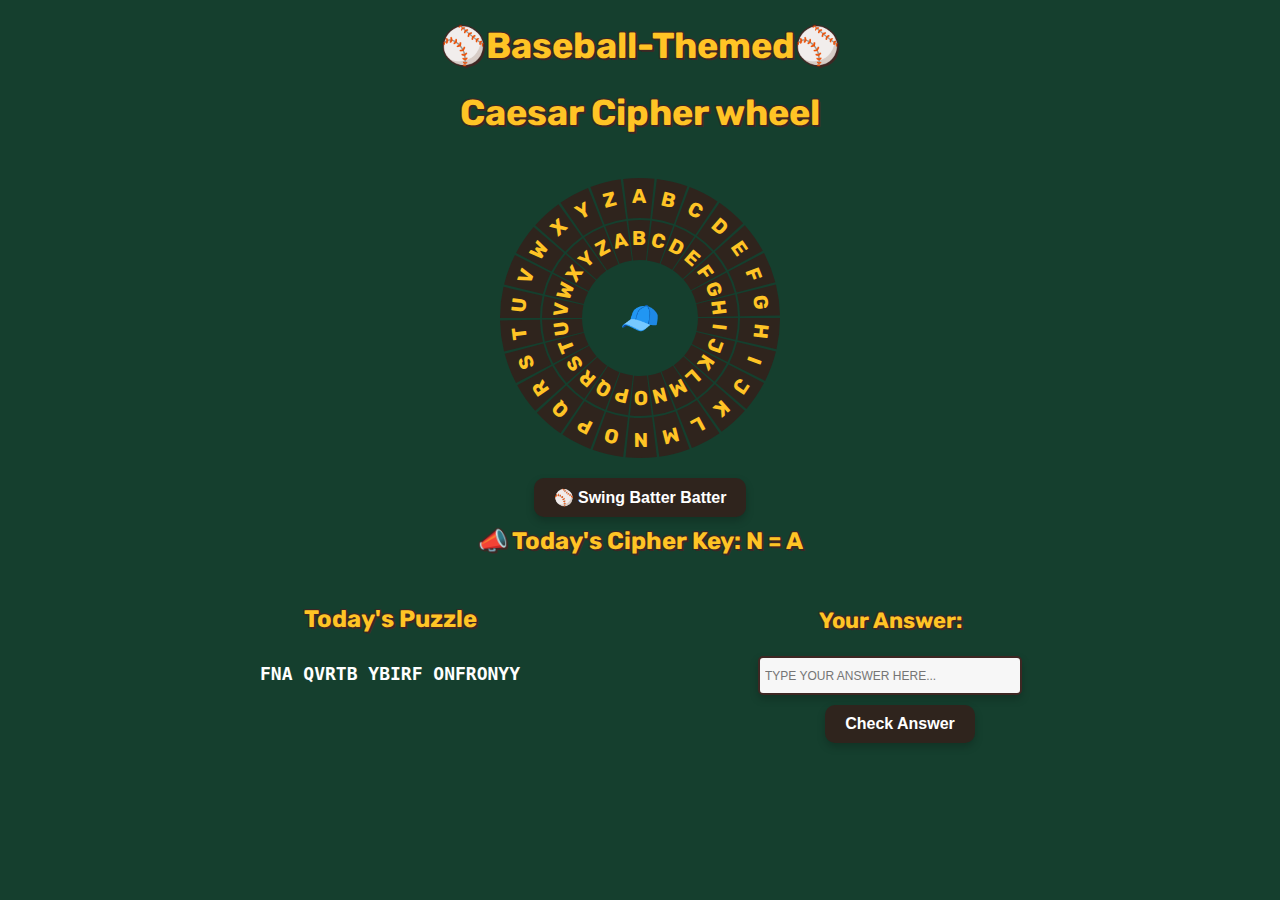
<file: index.html>
<!DOCTYPE html>
<html lang="en">
 <head>
  <meta charset="utf-8"/>
  <meta content="width=device-width, initial-scale=1.0" name="viewport"/>
  <title>
   Baseball-Themed Caesar Cipher Wheel
  </title>
  <link href="https://fonts.googleapis.com/css2?family=Rubik&amp;display=swap" rel="stylesheet"/>
  <style>
   body {
  background-color: #153f2e; /* light baseball dirt */
  color: #ffc425; /* yellow text */
  text-align: center;
  font-family: 'Rubik', sans-serif;
  font-weight: bold;
}

#svg-container {
  display: flex;
  justify-content: center;
  align-items: center;
}

svg {
  width: 100%;
  height: 100%;
}

#emoji-center {
  position: absolute;
  top: 50%;
  left: 50%;
  font-size: 32px;
  transform: translate(-50%, -50%);
  pointer-events: none;
}
#svg-row {
  display: flex;
  justify-content: center;
  align-items: center;
  gap: 20px; /* spacing between the wheel and the button */
  margin-top: 20px;
}
#inner-ring {
  transition: transform 0.6s ease;
  transform-origin: 140px 140px;
}


/* New container style for layout */
.container {
  display: flex;
  justify-content: center;
  align-items: center;
  margin-top: 20px;  /* Reduced margin to bring the button closer to the wheel */
}

/* Rotate button styling */
button {
  margin-left: 20px;
  padding: 12px 24px;
  background: #2f241d; /* baseball stitching red */
  color: #fff;
  border: none;
  font-size: 18px;
  font-weight: bold;
  cursor: pointer;
  border-radius: 10px;
  box-shadow: 0 4px 8px rgba(0,0,0,0.2);
  font-family: 'Fredoka', sans-serif;
  transition: background 0.3s ease;
}

button:hover {
  background: #d4a41c; /* darker red */
}

/* Apply Padres brown text stroke around yellow text for 'Today's Cipher' */
#cipher-key {
  margin-top: 10px;  /* Reduced margin to move it closer to the wheel */
  font-size: 24px;
  color: #ffc425;  /* Yellow color for text */
  text-shadow: 2px 2px 0px #3e2723,  /* Padres brown outline */
               -1px -1px 0px #3e2723,  /* More brown shadow to complete the outline */
               1px -1px 0px #3e2723,  /* Ensure full coverage */
               -1px 1px 0px #3e2723,  /* Brown outline around yellow */
               1px 1px 0px #3e2723; /* Final brown shadow to thicken outline */
}

/* Apply Padres brown text stroke around yellow text for 'Today's Puzzle' heading */
h2 {
  font-size: 24px;
  color: #ffc425;  /* Yellow color for text */
  text-shadow: 2px 2px 0px #3e2723,  /* Padres brown outline */
               -1px -1px 0px #3e2723,  /* More brown shadow to complete the outline */
               1px -1px 0px #3e2723,  /* Ensure full coverage */
               -1px 1px 0px #3e2723,  /* Brown outline around yellow */
               1px 1px 0px #3e2723; /* Final brown shadow to thicken outline */
}

/* Apply Padres brown text stroke around yellow text for 'Your Answer' heading */
h3 {
  font-size: 22px;
  color: #ffc425;  /* Yellow color for text */
  text-shadow: 2px 2px 0px #3e2723,  /* Padres brown outline */
               -1px -1px 0px #3e2723,  /* More brown shadow to complete the outline */
               1px -1px 0px #3e2723,  /* Ensure full coverage */
               -1px 1px 0px #3e2723,  /* Brown outline around yellow */
               1px 1px 0px #3e2723; /* Final brown shadow to thicken outline */
}

/* Apply Padres brown text stroke around yellow text for the main title */
h1 {
  font-size: 36px;
  color: #ffc425;  /* Yellow color for text */
  text-shadow: 2px 2px 0px #3e2723,  /* Padres brown outline */
               -1px -1px 0px #3e2723,  /* More brown shadow to complete the outline */
               1px -1px 0px #3e2723,  /* Ensure full coverage */
               -1px 1px 0px #3e2723,  /* Brown outline around yellow */
               1px 1px 0px #3e2723; /* Final brown shadow to thicken outline */
}

/* Keep the input field and encrypted puzzle without the outline effect */
textarea, p {
  color: #ffc425;  /* Keep yellow color for input and encrypted text */
  font-size: 20px;
  text-shadow: none; /* No outline effect here */
}

/* Feedback reaction message styling */
#feedback-reaction {
  background-color: rgba(0, 0,0, 0.9);
  padding: 10px;
  font-size: 32px;
  border-radius: 8px;
  box-shadow: 0 0 10px rgba(0, 0, 0, 0.5);
  width: auto;
  max-width: 80%;
  text-align: center;
  color: white;
  position: fixed;
  top: 50%;
  left: 50%;
  transform: translate(-50%, -50%) scale(0);
  display: none;
  transform-origin: center center;
  animation-fill-mode: forwards; /* 🧩 keeps final state after animation ends */
}

/* Pop-out animation */
@keyframes popEffect {
  0% {
    opacity: 0;
    transform: translate(-50%, -50%) scale(0);
  }
  100% {
    opacity: 1;
    transform: translate(-50%, -50%) scale(1);
  }
}
@keyframes shakeEffect {
  0% { transform: translate(-50%, -50%) rotate(0deg); }
  20% { transform: translate(-48%, -50%) rotate(-2deg); }
  40% { transform: translate(-52%, -50%) rotate(2deg); }
  60% { transform: translate(-50%, -50%) rotate(-2deg); }
  80% { transform: translate(-50%, -52%) rotate(2deg); }
  100% { transform: translate(-50%, -50%) rotate(0deg); }
}
#bat-button:hover {
  cursor: url('[data-uri]') 0 0, pointer;
}
#bat-button {
  display: block;
  margin: 0 auto;             /* Centers the button */
  padding: 10px 20px;
  font-size: 16px;
}

  </style>
 </head>
 <body>
  <div id="main-content">
   <h1>
    ⚾Baseball-Themed⚾ 
   </h1>
   <h1>
   Caesar Cipher wheel
   </h1>
<div class="container" style="display: flex; justify-content: center; position: relative;">
  <!-- This container centers the wheel -->
  <div style="position: relative; width: 320px; height: 320px;">
    <div id="emoji-center">🧢</div>
      <svg height="280" viewBox="0 0 280 280" width="280">
       <!-- Your full wheel SVG goes here -->
       <g>
        <path d="M 150.83528213499517 35.560559839421515 A 105 105 0 0 0 127.3436485731911 35.765568219704335" fill="none" id="outer-ring-piece-0" stroke="#2f241d" stroke-width="35">
        </path>
        <text transform="rotate(-180, 139.08371377267076, 35.003998078262015)">
         <textpath dominant-baseline="middle" fill="#ffc425" font-size="17.5" href="#outer-ring-piece-0" startoffset="50%" text-anchor="middle">
          A
         </textpath>
        </text>
       </g>
       <g>
        <path d="M 175.51442252832575 41.18843290140801 A 105 105 0 0 0 152.65635142680895 35.765568219704335" fill="none" id="outer-ring-piece-1" stroke="#2f241d" stroke-width="35">
        </path>
        <text transform="rotate(-180, 164.2375273325929, 37.83570942446762)">
         <textpath dominant-baseline="middle" fill="#ffc425" font-size="17.5" href="#outer-ring-piece-1" startoffset="50%" text-anchor="middle">
          B
         </textpath>
        </text>
       </g>
       <g>
        <path d="M 198.12959377398346 52.55887507773208 A 105 105 0 0 0 177.23351313946623 41.823294518031446" fill="none" id="outer-ring-piece-2" stroke="#2f241d" stroke-width="35">
        </path>
        <text transform="rotate(-180, 187.98274390377196, 46.604837986836614)">
         <textpath dominant-baseline="middle" fill="#ffc425" font-size="17.5" href="#outer-ring-piece-2" startoffset="50%" text-anchor="middle">
          C
         </textpath>
        </text>
       </g>
       <g>
        <path d="M 217.36648432197347 69.01107759898147 A 105 105 0 0 0 199.64679840677135 53.58669408116607" fill="none" id="outer-ring-piece-3" stroke="#2f241d" stroke-width="35">
        </path>
        <text transform="rotate(-180, 208.93937780944145, 60.80175388780954)">
         <textpath dominant-baseline="middle" fill="#ffc425" font-size="17.5" href="#outer-ring-piece-3" startoffset="50%" text-anchor="middle">
          D
         </textpath>
        </text>
       </g>
       <g>
        <path d="M 232.10711601689871 89.58889825594409 A 105 105 0 0 0 218.59362855796564 70.37212088471652" fill="none" id="outer-ring-piece-4" stroke="#2f241d" stroke-width="35">
        </path>
        <text transform="rotate(-180, 225.8895056612687, 79.60138397891143)">
         <textpath dominant-baseline="middle" fill="#ffc425" font-size="17.5" href="#outer-ring-piece-4" startoffset="50%" text-anchor="middle">
          E
         </textpath>
        </text>
       </g>
       <g>
        <path d="M 241.49481692466628 113.09642890937198 A 105 105 0 0 0 232.97288269358705 91.2040669354043" fill="none" id="outer-ring-piece-5" stroke="#2f241d" stroke-width="35">
        </path>
        <text transform="rotate(-180, 237.84804763971331, 101.91116209312244)">
         <textpath dominant-baseline="middle" fill="#ffc425" font-size="17.5" href="#outer-ring-piece-5" startoffset="50%" text-anchor="middle">
          F
         </textpath>
        </text>
       </g>
       <g>
        <path d="M 244.9840079914211 138.16749732408522 A 105 105 0 0 0 241.94889082973546 114.87185524980644" fill="none" id="outer-ring-piece-6" stroke="#2f241d" stroke-width="35">
        </path>
        <text transform="rotate(-180, 244.1200167525197, 126.43452501918861)">
         <textpath dominant-baseline="middle" fill="#ffc425" font-size="17.5" href="#outer-ring-piece-6" startoffset="50%" text-anchor="middle">
          G
         </textpath>
        </text>
       </g>
       <g>
        <path d="M 242.37191011505683 163.34506413344644 A 105 105 0 0 0 245 140.00000000000003" fill="none" id="outer-ring-piece-7" stroke="#2f241d" stroke-width="35">
        </path>
        <text transform="rotate(-180, 244.34090895253155, 151.74626404264424)">
         <textpath dominant-baseline="middle" fill="#ffc425" font-size="17.5" href="#outer-ring-piece-7" startoffset="50%" text-anchor="middle">
          H
         </textpath>
        </text>
       </g>
       <g>
        <path d="M 233.81032892955835 187.16590067122718 A 105 105 0 0 0 241.94889082973546 165.12814475019357" fill="none" id="outer-ring-piece-8" stroke="#2f241d" stroke-width="35">
        </path>
        <text transform="rotate(-180, 238.4978867879948, 176.37535289587396)">
         <textpath dominant-baseline="middle" fill="#ffc425" font-size="17.5" href="#outer-ring-piece-8" startoffset="50%" text-anchor="middle">
          I
         </textpath>
        </text>
       </g>
       <g>
        <path d="M 219.7968324133454 208.24562650306953 A 105 105 0 0 0 232.97288269358705 188.79593306459572" fill="none" id="outer-ring-piece-9" stroke="#2f241d" stroke-width="35">
        </path>
        <text transform="rotate(-180, 226.93052546859076, 198.89043845782348)">
         <textpath dominant-baseline="middle" fill="#ffc425" font-size="17.5" href="#outer-ring-piece-9" startoffset="50%" text-anchor="middle">
          J
         </textpath>
        </text>
       </g>
       <g>
        <path d="M 201.14583404695304 225.35916458531256 A 105 105 0 0 0 218.59362855796564 209.62787911528346" fill="none" id="outer-ring-piece-10" stroke="#2f241d" stroke-width="35">
        </path>
        <text transform="rotate(-180, 210.31107798855567, 217.98302579463845)">
         <textpath dominant-baseline="middle" fill="#ffc425" font-size="17.5" href="#outer-ring-piece-10" startoffset="50%" text-anchor="middle">
          K
         </textpath>
        </text>
       </g>
       <g>
        <path d="M 178.9412620618153 237.5119382897962 A 105 105 0 0 0 199.64679840677135 226.41330591883394" fill="none" id="outer-ring-piece-11" stroke="#2f241d" stroke-width="35">
        </path>
        <text transform="rotate(-180, 189.6054062261954, 232.54352312903444)">
         <textpath dominant-baseline="middle" fill="#ffc425" font-size="17.5" href="#outer-ring-piece-11" startoffset="50%" text-anchor="middle">
          L
         </textpath>
        </text>
       </g>
       <g>
        <path d="M 154.4735654713732 243.99767258235096 A 105 105 0 0 0 177.23351313946623 238.17670548196855" fill="none" id="outer-ring-piece-12" stroke="#2f241d" stroke-width="35">
        </path>
        <text transform="rotate(-180, 166.01684856228394, 241.7257272811907)">
         <textpath dominant-baseline="middle" fill="#ffc425" font-size="17.5" href="#outer-ring-piece-12" startoffset="50%" text-anchor="middle">
          M
         </textpath>
        </text>
       </g>
       <g>
        <path d="M 129.1647178650048 244.4394401605785 A 105 105 0 0 0 152.65635142680895 244.23443178029567" fill="none" id="outer-ring-piece-13" stroke="#2f241d" stroke-width="35">
        </path>
        <text transform="rotate(-180, 140.91628622732927, 244.99600192173799)">
         <textpath dominant-baseline="middle" fill="#ffc425" font-size="17.5" href="#outer-ring-piece-13" startoffset="50%" text-anchor="middle">
          N
         </textpath>
        </text>
       </g>
       <g>
        <path d="M 104.48557747167422 238.81156709859198 A 105 105 0 0 0 127.34364857319108 244.23443178029567" fill="none" id="outer-ring-piece-14" stroke="#2f241d" stroke-width="35">
        </path>
        <text transform="rotate(-180, 115.76247266740708, 242.16429057553236)">
         <textpath dominant-baseline="middle" fill="#ffc425" font-size="17.5" href="#outer-ring-piece-14" startoffset="50%" text-anchor="middle">
          O
         </textpath>
        </text>
       </g>
       <g>
        <path d="M 81.87040622601651 227.4411249222679 A 105 105 0 0 0 102.76648686053375 238.17670548196855" fill="none" id="outer-ring-piece-15" stroke="#2f241d" stroke-width="35">
        </path>
        <text transform="rotate(-180, 92.01725609622804, 233.39516201316337)">
         <textpath dominant-baseline="middle" fill="#ffc425" font-size="17.5" href="#outer-ring-piece-15" startoffset="50%" text-anchor="middle">
          P
         </textpath>
        </text>
       </g>
       <g>
        <path d="M 62.63351567802651 210.9889224010185 A 105 105 0 0 0 80.35320159322865 226.41330591883394" fill="none" id="outer-ring-piece-16" stroke="#2f241d" stroke-width="35">
        </path>
        <text transform="rotate(-180, 71.06062219055855, 219.19824611219047)">
         <textpath dominant-baseline="middle" fill="#ffc425" font-size="17.5" href="#outer-ring-piece-16" startoffset="50%" text-anchor="middle">
          Q
         </textpath>
        </text>
       </g>
       <g>
        <path d="M 47.89288398310127 190.4111017440559 A 105 105 0 0 0 61.40637144203437 209.6278791152835" fill="none" id="outer-ring-piece-17" stroke="#2f241d" stroke-width="35">
        </path>
        <text transform="rotate(-180, 54.11049433873133, 200.39861602108857)">
         <textpath dominant-baseline="middle" fill="#ffc425" font-size="17.5" href="#outer-ring-piece-17" startoffset="50%" text-anchor="middle">
          R
         </textpath>
        </text>
       </g>
       <g>
        <path d="M 38.50518307533372 166.90357109062802 A 105 105 0 0 0 47.02711730641299 188.79593306459574" fill="none" id="outer-ring-piece-18" stroke="#2f241d" stroke-width="35">
        </path>
        <text transform="rotate(-180, 42.151952360286685, 178.08883790687756)">
         <textpath dominant-baseline="middle" fill="#ffc425" font-size="17.5" href="#outer-ring-piece-18" startoffset="50%" text-anchor="middle">
          S
         </textpath>
        </text>
       </g>
       <g>
        <path d="M 35.01599200857892 141.83250267591475 A 105 105 0 0 0 38.051109170264525 165.1281447501935" fill="none" id="outer-ring-piece-19" stroke="#2f241d" stroke-width="35">
        </path>
        <text transform="rotate(-180, 35.87998324748031, 153.5654749808114)">
         <textpath dominant-baseline="middle" fill="#ffc425" font-size="17.5" href="#outer-ring-piece-19" startoffset="50%" text-anchor="middle">
          T
         </textpath>
        </text>
       </g>
       <g>
        <path d="M 37.62808988494315 116.65493586655369 A 105 105 0 0 0 35 140" fill="none" id="outer-ring-piece-20" stroke="#2f241d" stroke-width="35">
        </path>
        <text transform="rotate(-180, 35.65909104746842, 128.2537359573558)">
         <textpath dominant-baseline="middle" fill="#ffc425" font-size="17.5" href="#outer-ring-piece-20" startoffset="50%" text-anchor="middle">
          U
         </textpath>
        </text>
       </g>
       <g>
        <path d="M 46.189671070441634 92.83409932877285 A 105 105 0 0 0 38.05110917026454 114.87185524980643" fill="none" id="outer-ring-piece-21" stroke="#2f241d" stroke-width="35">
        </path>
        <text transform="rotate(-180, 41.50211321200524, 103.62464710412604)">
         <textpath dominant-baseline="middle" fill="#ffc425" font-size="17.5" href="#outer-ring-piece-21" startoffset="50%" text-anchor="middle">
          V
         </textpath>
        </text>
       </g>
       <g>
        <path d="M 60.2031675866546 71.75437349693046 A 105 105 0 0 0 47.02711730641299 91.20406693540427" fill="none" id="outer-ring-piece-22" stroke="#2f241d" stroke-width="35">
        </path>
        <text transform="rotate(-180, 53.06947453140927, 81.1095615421765)">
         <textpath dominant-baseline="middle" fill="#ffc425" font-size="17.5" href="#outer-ring-piece-22" startoffset="50%" text-anchor="middle">
          W
         </textpath>
        </text>
       </g>
       <g>
        <path d="M 78.85416595304687 54.64083541468749 A 105 105 0 0 0 61.4063714420344 70.3721208847165" fill="none" id="outer-ring-piece-23" stroke="#2f241d" stroke-width="35">
        </path>
        <text transform="rotate(-180, 69.68892201144435, 62.016974205361564)">
         <textpath dominant-baseline="middle" fill="#ffc425" font-size="17.5" href="#outer-ring-piece-23" startoffset="50%" text-anchor="middle">
          X
         </textpath>
        </text>
       </g>
       <g>
        <path d="M 101.05873793818466 42.48806171020381 A 105 105 0 0 0 80.35320159322862 53.58669408116609" fill="none" id="outer-ring-piece-24" stroke="#2f241d" stroke-width="35">
        </path>
        <text transform="rotate(-180, 90.39459377380456, 47.456476870965574)">
         <textpath dominant-baseline="middle" fill="#ffc425" font-size="17.5" href="#outer-ring-piece-24" startoffset="50%" text-anchor="middle">
          Y
         </textpath>
        </text>
       </g>
       <g>
        <path d="M 125.52643452862684 36.00232741764904 A 105 105 0 0 0 102.76648686053382 41.82329451803142" fill="none" id="outer-ring-piece-25" stroke="#2f241d" stroke-width="35">
        </path>
        <text transform="rotate(-180, 113.9831514377161, 38.2742727188093)">
         <textpath dominant-baseline="middle" fill="#ffc425" font-size="17.5" href="#outer-ring-piece-25" startoffset="50%" text-anchor="middle">
          Z
         </textpath>
        </text>
       </g>
       <g id="inner-ring" transform="rotate(0, 140, 140)">
        <g>
         <path d="M 147.04293338774687 72.11436389562398 A 68.25 68.25 0 0 0 131.7733715725742 72.24761934280782" fill="none" id="inner-ring-piece-0" stroke="#2f241d" stroke-width="35">
         </path>
         <text transform="rotate(-180, 139.40441395223598, 71.7525987508703)">
          <textpath dominant-baseline="middle" fill="#ffc425" font-size="17.5" href="#inner-ring-piece-0" startoffset="50%" text-anchor="middle">
           B
          </textpath>
         </text>
        </g>
        <g>
         <path d="M 163.08437464341173 75.7724813859152 A 68.25 68.25 0 0 0 148.22662842742582 72.24761934280782" fill="none" id="inner-ring-piece-1" stroke="#2f241d" stroke-width="35">
         </path>
         <text transform="rotate(-180, 155.75439276618536, 73.59321112590395)">
          <textpath dominant-baseline="middle" fill="#ffc425" font-size="17.5" href="#inner-ring-piece-1" startoffset="50%" text-anchor="middle">
           C
          </textpath>
         </text>
        </g>
        <g>
         <path d="M 177.78423595308925 83.16326880052586 A 68.25 68.25 0 0 0 164.20178354065305 76.18514143672044" fill="none" id="inner-ring-piece-2" stroke="#2f241d" stroke-width="35">
         </path>
         <text transform="rotate(-180, 171.18878353745177, 79.29314469144381)">
          <textpath dominant-baseline="middle" fill="#ffc425" font-size="17.5" href="#inner-ring-piece-2" startoffset="50%" text-anchor="middle">
           D
          </textpath>
         </text>
        </g>
        <g>
         <path d="M 190.28821480928278 93.85720043933796 A 68.25 68.25 0 0 0 178.7704189644014 83.83135115275795" fill="none" id="inner-ring-piece-3" stroke="#2f241d" stroke-width="35">
         </path>
         <text transform="rotate(-180, 184.81059557613693, 88.5211400270762)">
          <textpath dominant-baseline="middle" fill="#ffc425" font-size="17.5" href="#inner-ring-piece-3" startoffset="50%" text-anchor="middle">
           E
          </textpath>
         </text>
        </g>
        <g>
         <path d="M 199.86962541098418 107.23278386636366 A 68.25 68.25 0 0 0 191.08585856267766 94.74187857506573" fill="none" id="inner-ring-piece-4" stroke="#2f241d" stroke-width="35">
         </path>
         <text transform="rotate(-180, 195.82817867982465, 100.74089958629241)">
          <textpath dominant-baseline="middle" fill="#ffc425" font-size="17.5" href="#inner-ring-piece-4" startoffset="50%" text-anchor="middle">
           F
          </textpath>
         </text>
        </g>
        <g>
         <path d="M 205.97163100103307 122.51267879109179 A 68.25 68.25 0 0 0 200.43237375083157 108.2826435080128" fill="none" id="inner-ring-piece-5" stroke="#2f241d" stroke-width="35">
         </path>
         <text transform="rotate(-180, 203.60123096581367, 115.24225536052958)">
          <textpath dominant-baseline="middle" fill="#ffc425" font-size="17.5" href="#inner-ring-piece-5" startoffset="50%" text-anchor="middle">
           G
          </textpath>
         </text>
        </g>
        <g>
         <path d="M 208.2396051944237 138.8088732606554 A 68.25 68.25 0 0 0 206.26677903932804 123.6667059123742" fill="none" id="inner-ring-piece-6" stroke="#2f241d" stroke-width="35">
         </path>
         <text transform="rotate(-180, 207.6780108891378, 131.1824412624726)">
          <textpath dominant-baseline="middle" fill="#ffc425" font-size="17.5" href="#inner-ring-piece-6" startoffset="50%" text-anchor="middle">
           H
          </textpath>
         </text>
        </g>
        <g>
         <path d="M 206.54174157478695 155.1742916867402 A 68.25 68.25 0 0 0 208.25 140.00000000000003" fill="none" id="inner-ring-piece-7" stroke="#2f241d" stroke-width="35">
         </path>
         <text transform="rotate(-180, 207.8215908191455, 147.63507162771876)">
          <textpath dominant-baseline="middle" fill="#ffc425" font-size="17.5" href="#inner-ring-piece-7" startoffset="50%" text-anchor="middle">
           I
          </textpath>
         </text>
        </g>
        <g>
         <path d="M 200.97671380421292 170.65783543629766 A 68.25 68.25 0 0 0 206.26677903932804 156.33329408762583" fill="none" id="inner-ring-piece-8" stroke="#2f241d" stroke-width="35">
         </path>
         <text transform="rotate(-180, 204.02362641219662, 163.64397938231807)">
          <textpath dominant-baseline="middle" fill="#ffc425" font-size="17.5" href="#inner-ring-piece-8" startoffset="50%" text-anchor="middle">
           J
          </textpath>
         </text>
        </g>
        <g>
         <path d="M 191.86794106867453 184.35965722699518 A 68.25 68.25 0 0 0 200.43237375083157 171.7173564919872" fill="none" id="inner-ring-piece-9" stroke="#2f241d" stroke-width="35">
         </path>
         <text transform="rotate(-180, 196.504841554584, 178.27878499758526)">
          <textpath dominant-baseline="middle" fill="#ffc425" font-size="17.5" href="#inner-ring-piece-9" startoffset="50%" text-anchor="middle">
           K
          </textpath>
         </text>
        </g>
        <g>
         <path d="M 179.7447921305195 195.48345698045316 A 68.25 68.25 0 0 0 191.08585856267769 185.25812142493425" fill="none" id="inner-ring-piece-10" stroke="#2f241d" stroke-width="35">
         </path>
         <text transform="rotate(-180, 185.70220069256118, 190.688966766515)">
          <textpath dominant-baseline="middle" fill="#ffc425" font-size="17.5" href="#inner-ring-piece-10" startoffset="50%" text-anchor="middle">
           L
          </textpath>
         </text>
        </g>
        <g>
         <path d="M 165.31182034017993 203.38275988836753 A 68.25 68.25 0 0 0 178.7704189644014 196.16864884724205" fill="none" id="inner-ring-piece-11" stroke="#2f241d" stroke-width="35">
         </path>
         <text transform="rotate(-180, 172.24351404702702, 200.1532900338724)">
          <textpath dominant-baseline="middle" fill="#ffc425" font-size="17.5" href="#inner-ring-piece-11" startoffset="50%" text-anchor="middle">
           M
          </textpath>
         </text>
        </g>
        <g>
         <path d="M 149.4078175563926 207.59848717852813 A 68.25 68.25 0 0 0 164.20178354065305 203.81485856327956" fill="none" id="inner-ring-piece-12" stroke="#2f241d" stroke-width="35">
         </path>
         <text transform="rotate(-180, 156.91095156548457, 206.12172273277395)">
          <textpath dominant-baseline="middle" fill="#ffc425" font-size="17.5" href="#inner-ring-piece-12" startoffset="50%" text-anchor="middle">
           N
          </textpath>
         </text>
        </g>
        <g>
         <path d="M 132.95706661225313 207.885636104376 A 68.25 68.25 0 0 0 148.22662842742582 207.7523806571922" fill="none" id="inner-ring-piece-13" stroke="#2f241d" stroke-width="35">
         </path>
         <text transform="rotate(-180, 140.59558604776402, 208.2474012491297)">
          <textpath dominant-baseline="middle" fill="#ffc425" font-size="17.5" href="#inner-ring-piece-13" startoffset="50%" text-anchor="middle">
           O
          </textpath>
         </text>
        </g>
        <g>
         <path d="M 116.91562535658824 204.2275186140848 A 68.25 68.25 0 0 0 131.7733715725742 207.7523806571922" fill="none" id="inner-ring-piece-14" stroke="#2f241d" stroke-width="35">
         </path>
         <text transform="rotate(-180, 124.24560723381461, 206.40678887409604)">
          <textpath dominant-baseline="middle" fill="#ffc425" font-size="17.5" href="#inner-ring-piece-14" startoffset="50%" text-anchor="middle">
           P
          </textpath>
         </text>
        </g>
        <g>
         <path d="M 102.21576404691072 196.83673119947412 A 68.25 68.25 0 0 0 115.79821645934695 203.81485856327956" fill="none" id="inner-ring-piece-15" stroke="#2f241d" stroke-width="35">
         </path>
         <text transform="rotate(-180, 108.81121646254823, 200.7068553085562)">
          <textpath dominant-baseline="middle" fill="#ffc425" font-size="17.5" href="#inner-ring-piece-15" startoffset="50%" text-anchor="middle">
           Q
          </textpath>
         </text>
        </g>
        <g>
         <path d="M 89.71178519071722 186.14279956066204 A 68.25 68.25 0 0 0 101.22958103559861 196.16864884724205" fill="none" id="inner-ring-piece-16" stroke="#2f241d" stroke-width="35">
         </path>
         <text transform="rotate(-180, 95.18940442386305, 191.4788599729238)">
          <textpath dominant-baseline="middle" fill="#ffc425" font-size="17.5" href="#inner-ring-piece-16" startoffset="50%" text-anchor="middle">
           R
          </textpath>
         </text>
        </g>
        <g>
         <path d="M 80.13037458901582 172.76721613363634 A 68.25 68.25 0 0 0 88.91414143732234 185.25812142493427" fill="none" id="inner-ring-piece-17" stroke="#2f241d" stroke-width="35">
         </path>
         <text transform="rotate(-180, 84.17182132017537, 179.25910041370759)">
          <textpath dominant-baseline="middle" fill="#ffc425" font-size="17.5" href="#inner-ring-piece-17" startoffset="50%" text-anchor="middle">
           S
          </textpath>
         </text>
        </g>
        <g>
         <path d="M 74.02836899896691 157.4873212089082 A 68.25 68.25 0 0 0 79.56762624916846 171.71735649198723" fill="none" id="inner-ring-piece-18" stroke="#2f241d" stroke-width="35">
         </path>
         <text transform="rotate(-180, 76.39876903418634, 164.75774463947042)">
          <textpath dominant-baseline="middle" fill="#ffc425" font-size="17.5" href="#inner-ring-piece-18" startoffset="50%" text-anchor="middle">
           T
          </textpath>
         </text>
        </g>
        <g>
         <path d="M 71.7603948055763 141.19112673934458 A 68.25 68.25 0 0 0 73.73322096067194 156.33329408762577" fill="none" id="inner-ring-piece-19" stroke="#2f241d" stroke-width="35">
         </path>
         <text transform="rotate(-180, 72.3219891108622, 148.8175587375274)">
          <textpath dominant-baseline="middle" fill="#ffc425" font-size="17.5" href="#inner-ring-piece-19" startoffset="50%" text-anchor="middle">
           U
          </textpath>
         </text>
        </g>
        <g>
         <path d="M 73.45825842521305 124.8257083132599 A 68.25 68.25 0 0 0 71.75 140" fill="none" id="inner-ring-piece-20" stroke="#2f241d" stroke-width="35">
         </path>
         <text transform="rotate(-180, 72.17840918085447, 132.36492837228127)">
          <textpath dominant-baseline="middle" fill="#ffc425" font-size="17.5" href="#inner-ring-piece-20" startoffset="50%" text-anchor="middle">
           V
          </textpath>
         </text>
        </g>
        <g>
         <path d="M 79.02328619578707 109.34216456370234 A 68.25 68.25 0 0 0 73.73322096067196 123.66670591237417" fill="none" id="inner-ring-piece-21" stroke="#2f241d" stroke-width="35">
         </path>
         <text transform="rotate(-180, 75.97637358780341, 116.35602061768193)">
          <textpath dominant-baseline="middle" fill="#ffc425" font-size="17.5" href="#inner-ring-piece-21" startoffset="50%" text-anchor="middle">
           W
          </textpath>
         </text>
        </g>
        <g>
         <path d="M 88.1320589313255 95.64034277300479 A 68.25 68.25 0 0 0 79.56762624916844 108.28264350801277" fill="none" id="inner-ring-piece-22" stroke="#2f241d" stroke-width="35">
         </path>
         <text transform="rotate(-180, 83.49515844541602, 101.72121500241471)">
          <textpath dominant-baseline="middle" fill="#ffc425" font-size="17.5" href="#inner-ring-piece-22" startoffset="50%" text-anchor="middle">
           X
          </textpath>
         </text>
        </g>
        <g>
         <path d="M 100.25520786948047 84.51654301954687 A 68.25 68.25 0 0 0 88.91414143732236 94.74187857506573" fill="none" id="inner-ring-piece-23" stroke="#2f241d" stroke-width="35">
         </path>
         <text transform="rotate(-180, 94.29779930743882, 89.31103323348502)">
          <textpath dominant-baseline="middle" fill="#ffc425" font-size="17.5" href="#inner-ring-piece-23" startoffset="50%" text-anchor="middle">
           Y
          </textpath>
         </text>
        </g>
        <g>
         <path d="M 114.68817965982004 76.61724011163247 A 68.25 68.25 0 0 0 101.22958103559861 83.83135115275795" fill="none" id="inner-ring-piece-24" stroke="#2f241d" stroke-width="35">
         </path>
         <text transform="rotate(-180, 107.75648595297295, 79.84670996612763)">
          <textpath dominant-baseline="middle" fill="#ffc425" font-size="17.5" href="#inner-ring-piece-24" startoffset="50%" text-anchor="middle">
           Z
          </textpath>
         </text>
        </g>
        <g>
         <path d="M 130.59218244360744 72.40151282147187 A 68.25 68.25 0 0 0 115.79821645934697 76.18514143672041" fill="none" id="inner-ring-piece-25" stroke="#2f241d" stroke-width="35">
         </path>
         <text transform="rotate(-180, 123.08904843451546, 73.87827726722604)">
          <textpath dominant-baseline="middle" fill="#ffc425" font-size="17.5" href="#inner-ring-piece-25" startoffset="50%" text-anchor="middle">
           A
          </textpath>
         </text>
        </g>
       </g>
      </svg>
  </div>
  </div>
<button id="bat-button" onclick="rotateInnerRing()"
  style="padding: 10px 20px; font-size: 16px;">
  ⚾ Swing Batter Batter
</button>

   <h2 id="cipher-key" style="color: #ffc425; text-align: center;">
   </h2>
   <!-- Flex container to hold Today's Puzzle and Your Answer side by side -->
   <div id="puzzle-answer-container" style="display: flex; justify-content: center; align-items: flex-start; margin-top: 30px;">
    <!-- Puzzle Column -->
    <div class="puzzle-container" style="width: 400px; text-align: center; display: flex; flex-direction: column; align-items: center; margin-right: 100px;">
     <h2 style="margin-bottom: 4px;">
      Today's Puzzle
     </h2>
     <p id="daily-puzzle" style="font-size: 12px; color: white;">
     </p>
    </div>
    <!-- Answer Column -->
    <div class="answer-container" style="width: 400px; text-align: center; display: flex; flex-direction: column; align-items: center;">
     <h3>
      Your Answer:
     </h3>
     <div style="display: flex; flex-direction: column; align-items: center; gap: 10px;">
<input id="user-answer" placeholder="Type your answer here..." 
       style="text-transform: uppercase; min-width: 0px; height: 25px; padding: 5px; font-size: 12px; border: 2px solid #3e2723; 
       border-radius: 5px; background-color: #f7f7f7; color: black; box-shadow: 0 4px 8px rgba(0, 0, 0, 0.2);" type="text"/>

      <button onclick="checkAnswer()" style="width: 150px; padding: 10px; font-size: 16px; cursor: pointer;">
       Check Answer
      </button>
      <p id="feedback-reaction" style="margin-top: 10px;">
      </p>
     </div>
    </div>
   </div>
<script>
  function rotateInnerRing() {
    const ring = document.getElementById('inner-ring');
    const currentTransform = ring.getAttribute('transform') || "rotate(0, 0, 0)";
    const currentAngle = parseFloat(currentTransform.match(/rotate\(([-\d.]+),/)[1]) || 0;
    const newAngle = currentAngle + (360 / 26);
    ring.setAttribute('transform', `rotate(${newAngle}, 0, 0)`);
  }

  // ✅ Shared puzzle list
  const puzzles = [
    'PETCO PARK OPENED IN TWO THOUSAND FOUR',
    'THE SWINGING FRIAR USED TO BE IN THE STANDS WITH FANS',
    'THE PADRES WERE FOUNDED IN NINETEEN SIXTY NINE',
    "THE SWINGING FRIAR IS ONE OF MLB'S FEW HUMAN MASCOTS",
    'SAN DIEGO LOVES BASEBALL'
  ];

  function getDailyKey() {
    const today = new Date().toISOString().slice(0, 10);
    let hash = 0;
    for (let i = 0; i < today.length; i++) {
      hash = today.charCodeAt(i) + ((hash << 5) - hash);
    }
    return (hash % 25) + 1;
  }

  function displayCipherKey() {
    const shift = getDailyKey();
    const from = String.fromCharCode(((65 + shift - 65) % 26) + 65);
    document.getElementById('cipher-key').textContent = `📣 Today's Cipher Key: ${from} = A`;
  }

  function caesarEncrypt(text, shift) {
    return text.split('').map(c => {
      if (c >= 'A' && c <= 'Z') {
        return String.fromCharCode((c.charCodeAt(0) - 65 + shift) % 26 + 65);
      }
      return c;
    }).join('');
  }

  function displayPuzzle() {
    const shift = getDailyKey();
    const day = new Date().getDay();

    if (day >= 1 && day <= 5) {
      const puzzle = caesarEncrypt(puzzles[day - 1], shift);
      document.getElementById('daily-puzzle').innerHTML =
        `<br><code style="font-size: 1.5em; color: white;">${puzzle}</code>`;
    } else {
      document.getElementById('daily-puzzle').innerHTML =
        "Come back Monday to Friday for a new cipher puzzle!";
    }
  }

function autoSizeInputToPuzzle() {
  const input = document.getElementById('user-answer');
  const today = new Date().getDay();

  if (today >= 1 && today <= 5) {
    const answerLength = puzzles[today - 1].length;
    const width = Math.max(250, answerLength * 8);  // Use 8 instead of 10
    input.style.width = `${width}px`;
  } else {
    input.style.width = "250px";
  }
}

  function checkAnswer() {
    const input = document.getElementById('user-answer').value.trim().toUpperCase();
    const shift = getDailyKey();
    const today = new Date().getDay();
    const successMessages = [
      "💥 It’s outta here! Home run!",
      "📣 The crowd goes wild! You nailed it!",
      "🧢 Atta kid! Great read on that cipher.",
      "⚾ Like Tony Gwynn in the clutch — perfect!",
      "🕵️‍♂️ Cipher cracked. The Friar approves."
    ];
    const feedbackElement = document.getElementById('feedback-reaction');

    if (today >= 1 && today <= 5) {
      const correct = puzzles[today - 1];

      if (input === correct) {
        const cheer = document.getElementById('cheer-sound');
        cheer.play();

        const randomSuccess = successMessages[Math.floor(Math.random() * successMessages.length)];
        feedbackElement.innerHTML = randomSuccess;
        feedbackElement.style.color = "#ffffff";
        feedbackElement.style.display = "block";
        feedbackElement.style.animation = 'popEffect 0.5s ease-out forwards';

        setTimeout(() => {
          feedbackElement.style.display = "none";
        }, cheer.duration * 1000);
      } else {
        feedbackElement.innerHTML = "❌ Not quite. Try again!";
        feedbackElement.style.color = "#c0392b";
        feedbackElement.style.display = "block";
        feedbackElement.style.animation = 'shakeEffect 0.5s ease-out forwards';

        setTimeout(() => {
          feedbackElement.style.animation = '';
          feedbackElement.style.display = "none";
        }, 2000);
      }
    } else {
      feedbackElement.style.display = "none";
    }
  }

  window.onload = function () {
    displayCipherKey();
    displayPuzzle();
    autoSizeInputToPuzzle(); // 📏 Resize box to puzzle length
  };
</script>

   <audio id="cheer-sound" preload="auto" style="display:none;">
    <source src="[data-uri]" type="audio/mpeg"/>
    Your browser does not support the audio element.
   </audio>
  </div>
<script>
function positionFeedbackBox() {
  const feedbackBox = document.getElementById("feedback-reaction");
  const checkButton = document.querySelector("button[onclick='checkAnswer()']");

  if (!feedbackBox || !checkButton) return;

  const buttonRect = checkButton.getBoundingClientRect();
  const midpoint = buttonRect.top / 2;

  feedbackBox.style.top = `${midpoint}px`;
  feedbackBox.style.left = "50%";
  feedbackBox.style.transform = "translateX(-50%)";
  feedbackBox.style.position = "fixed";
}

window.addEventListener("load", positionFeedbackBox);
window.addEventListener("resize", positionFeedbackBox);
</script></body>
</html>
</file>
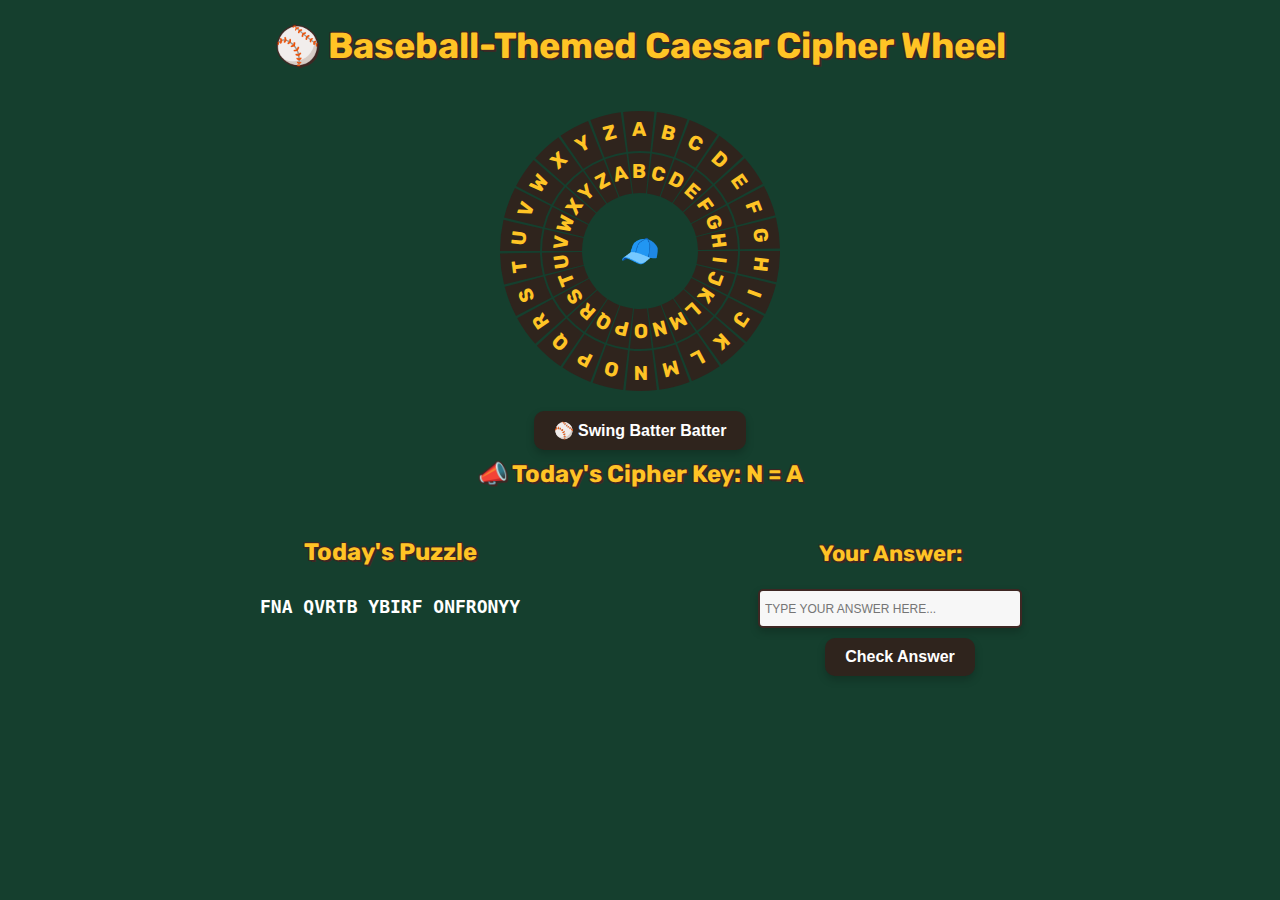
<file: Baseball-Theme Caeser Cipher Wheel Desktop version.html>
<!DOCTYPE html>
<html lang="en">
 <head>
  <meta charset="utf-8"/>
  <meta content="width=device-width, initial-scale=1.0" name="viewport"/>
  <title>
   Baseball-Themed Caesar Cipher Wheel
  </title>
  <link href="https://fonts.googleapis.com/css2?family=Rubik&amp;display=swap" rel="stylesheet"/>
  <style>
   body {
  background-color: #153f2e; /* light baseball dirt */
  color: #ffc425; /* yellow text */
  text-align: center;
  font-family: 'Rubik', sans-serif;
  font-weight: bold;
}

#svg-container {
  display: flex;
  justify-content: center;
  align-items: center;
}

svg {
  width: 100%;
  height: 100%;
}

#emoji-center {
  position: absolute;
  top: 50%;
  left: 50%;
  font-size: 32px;
  transform: translate(-50%, -50%);
  pointer-events: none;
}
#svg-row {
  display: flex;
  justify-content: center;
  align-items: center;
  gap: 20px; /* spacing between the wheel and the button */
  margin-top: 20px;
}
#inner-ring {
  transition: transform 0.6s ease;
  transform-origin: 140px 140px;
}


/* New container style for layout */
.container {
  display: flex;
  justify-content: center;
  align-items: center;
  margin-top: 20px;  /* Reduced margin to bring the button closer to the wheel */
}

/* Rotate button styling */
button {
  margin-left: 20px;
  padding: 12px 24px;
  background: #2f241d; /* baseball stitching red */
  color: #fff;
  border: none;
  font-size: 18px;
  font-weight: bold;
  cursor: pointer;
  border-radius: 10px;
  box-shadow: 0 4px 8px rgba(0,0,0,0.2);
  font-family: 'Fredoka', sans-serif;
  transition: background 0.3s ease;
}

button:hover {
  background: #d4a41c; /* darker red */
}

/* Apply Padres brown text stroke around yellow text for 'Today's Cipher' */
#cipher-key {
  margin-top: 10px;  /* Reduced margin to move it closer to the wheel */
  font-size: 24px;
  color: #ffc425;  /* Yellow color for text */
  text-shadow: 2px 2px 0px #3e2723,  /* Padres brown outline */
               -1px -1px 0px #3e2723,  /* More brown shadow to complete the outline */
               1px -1px 0px #3e2723,  /* Ensure full coverage */
               -1px 1px 0px #3e2723,  /* Brown outline around yellow */
               1px 1px 0px #3e2723; /* Final brown shadow to thicken outline */
}

/* Apply Padres brown text stroke around yellow text for 'Today's Puzzle' heading */
h2 {
  font-size: 24px;
  color: #ffc425;  /* Yellow color for text */
  text-shadow: 2px 2px 0px #3e2723,  /* Padres brown outline */
               -1px -1px 0px #3e2723,  /* More brown shadow to complete the outline */
               1px -1px 0px #3e2723,  /* Ensure full coverage */
               -1px 1px 0px #3e2723,  /* Brown outline around yellow */
               1px 1px 0px #3e2723; /* Final brown shadow to thicken outline */
}

/* Apply Padres brown text stroke around yellow text for 'Your Answer' heading */
h3 {
  font-size: 22px;
  color: #ffc425;  /* Yellow color for text */
  text-shadow: 2px 2px 0px #3e2723,  /* Padres brown outline */
               -1px -1px 0px #3e2723,  /* More brown shadow to complete the outline */
               1px -1px 0px #3e2723,  /* Ensure full coverage */
               -1px 1px 0px #3e2723,  /* Brown outline around yellow */
               1px 1px 0px #3e2723; /* Final brown shadow to thicken outline */
}

/* Apply Padres brown text stroke around yellow text for the main title */
h1 {
  font-size: 36px;
  color: #ffc425;  /* Yellow color for text */
  text-shadow: 2px 2px 0px #3e2723,  /* Padres brown outline */
               -1px -1px 0px #3e2723,  /* More brown shadow to complete the outline */
               1px -1px 0px #3e2723,  /* Ensure full coverage */
               -1px 1px 0px #3e2723,  /* Brown outline around yellow */
               1px 1px 0px #3e2723; /* Final brown shadow to thicken outline */
}

/* Keep the input field and encrypted puzzle without the outline effect */
textarea, p {
  color: #ffc425;  /* Keep yellow color for input and encrypted text */
  font-size: 20px;
  text-shadow: none; /* No outline effect here */
}

/* Feedback reaction message styling */
#feedback-reaction {
  background-color: rgba(0, 0,0, 0.9);
  padding: 10px;
  font-size: 32px;
  border-radius: 8px;
  box-shadow: 0 0 10px rgba(0, 0, 0, 0.5);
  width: auto;
  max-width: 80%;
  text-align: center;
  color: white;
  position: fixed;
  top: 50%;
  left: 50%;
  transform: translate(-50%, -50%) scale(0);
  display: none;
  transform-origin: center center;
  animation-fill-mode: forwards; /* 🧩 keeps final state after animation ends */
}

/* Pop-out animation */
@keyframes popEffect {
  0% {
    opacity: 0;
    transform: translate(-50%, -50%) scale(0);
  }
  100% {
    opacity: 1;
    transform: translate(-50%, -50%) scale(1);
  }
}
@keyframes shakeEffect {
  0% { transform: translate(-50%, -50%) rotate(0deg); }
  20% { transform: translate(-48%, -50%) rotate(-2deg); }
  40% { transform: translate(-52%, -50%) rotate(2deg); }
  60% { transform: translate(-50%, -50%) rotate(-2deg); }
  80% { transform: translate(-50%, -52%) rotate(2deg); }
  100% { transform: translate(-50%, -50%) rotate(0deg); }
}
#bat-button:hover {
  cursor: url('[data-uri]') 0 0, pointer;
}
#bat-button {
  display: block;
  margin: 0 auto;             /* Centers the button */
  padding: 10px 20px;
  font-size: 16px;
}

  </style>
 </head>
 <body>
  <div id="main-content">
   <h1>
    ⚾ Baseball-Themed Caesar Cipher Wheel
   </h1>
<div class="container" style="display: flex; justify-content: center; position: relative;">
  <!-- This container centers the wheel -->
  <div style="position: relative; width: 320px; height: 320px;">
    <div id="emoji-center">🧢</div>
      <svg height="280" viewBox="0 0 280 280" width="280">
       <!-- Your full wheel SVG goes here -->
       <g>
        <path d="M 150.83528213499517 35.560559839421515 A 105 105 0 0 0 127.3436485731911 35.765568219704335" fill="none" id="outer-ring-piece-0" stroke="#2f241d" stroke-width="35">
        </path>
        <text transform="rotate(-180, 139.08371377267076, 35.003998078262015)">
         <textpath dominant-baseline="middle" fill="#ffc425" font-size="17.5" href="#outer-ring-piece-0" startoffset="50%" text-anchor="middle">
          A
         </textpath>
        </text>
       </g>
       <g>
        <path d="M 175.51442252832575 41.18843290140801 A 105 105 0 0 0 152.65635142680895 35.765568219704335" fill="none" id="outer-ring-piece-1" stroke="#2f241d" stroke-width="35">
        </path>
        <text transform="rotate(-180, 164.2375273325929, 37.83570942446762)">
         <textpath dominant-baseline="middle" fill="#ffc425" font-size="17.5" href="#outer-ring-piece-1" startoffset="50%" text-anchor="middle">
          B
         </textpath>
        </text>
       </g>
       <g>
        <path d="M 198.12959377398346 52.55887507773208 A 105 105 0 0 0 177.23351313946623 41.823294518031446" fill="none" id="outer-ring-piece-2" stroke="#2f241d" stroke-width="35">
        </path>
        <text transform="rotate(-180, 187.98274390377196, 46.604837986836614)">
         <textpath dominant-baseline="middle" fill="#ffc425" font-size="17.5" href="#outer-ring-piece-2" startoffset="50%" text-anchor="middle">
          C
         </textpath>
        </text>
       </g>
       <g>
        <path d="M 217.36648432197347 69.01107759898147 A 105 105 0 0 0 199.64679840677135 53.58669408116607" fill="none" id="outer-ring-piece-3" stroke="#2f241d" stroke-width="35">
        </path>
        <text transform="rotate(-180, 208.93937780944145, 60.80175388780954)">
         <textpath dominant-baseline="middle" fill="#ffc425" font-size="17.5" href="#outer-ring-piece-3" startoffset="50%" text-anchor="middle">
          D
         </textpath>
        </text>
       </g>
       <g>
        <path d="M 232.10711601689871 89.58889825594409 A 105 105 0 0 0 218.59362855796564 70.37212088471652" fill="none" id="outer-ring-piece-4" stroke="#2f241d" stroke-width="35">
        </path>
        <text transform="rotate(-180, 225.8895056612687, 79.60138397891143)">
         <textpath dominant-baseline="middle" fill="#ffc425" font-size="17.5" href="#outer-ring-piece-4" startoffset="50%" text-anchor="middle">
          E
         </textpath>
        </text>
       </g>
       <g>
        <path d="M 241.49481692466628 113.09642890937198 A 105 105 0 0 0 232.97288269358705 91.2040669354043" fill="none" id="outer-ring-piece-5" stroke="#2f241d" stroke-width="35">
        </path>
        <text transform="rotate(-180, 237.84804763971331, 101.91116209312244)">
         <textpath dominant-baseline="middle" fill="#ffc425" font-size="17.5" href="#outer-ring-piece-5" startoffset="50%" text-anchor="middle">
          F
         </textpath>
        </text>
       </g>
       <g>
        <path d="M 244.9840079914211 138.16749732408522 A 105 105 0 0 0 241.94889082973546 114.87185524980644" fill="none" id="outer-ring-piece-6" stroke="#2f241d" stroke-width="35">
        </path>
        <text transform="rotate(-180, 244.1200167525197, 126.43452501918861)">
         <textpath dominant-baseline="middle" fill="#ffc425" font-size="17.5" href="#outer-ring-piece-6" startoffset="50%" text-anchor="middle">
          G
         </textpath>
        </text>
       </g>
       <g>
        <path d="M 242.37191011505683 163.34506413344644 A 105 105 0 0 0 245 140.00000000000003" fill="none" id="outer-ring-piece-7" stroke="#2f241d" stroke-width="35">
        </path>
        <text transform="rotate(-180, 244.34090895253155, 151.74626404264424)">
         <textpath dominant-baseline="middle" fill="#ffc425" font-size="17.5" href="#outer-ring-piece-7" startoffset="50%" text-anchor="middle">
          H
         </textpath>
        </text>
       </g>
       <g>
        <path d="M 233.81032892955835 187.16590067122718 A 105 105 0 0 0 241.94889082973546 165.12814475019357" fill="none" id="outer-ring-piece-8" stroke="#2f241d" stroke-width="35">
        </path>
        <text transform="rotate(-180, 238.4978867879948, 176.37535289587396)">
         <textpath dominant-baseline="middle" fill="#ffc425" font-size="17.5" href="#outer-ring-piece-8" startoffset="50%" text-anchor="middle">
          I
         </textpath>
        </text>
       </g>
       <g>
        <path d="M 219.7968324133454 208.24562650306953 A 105 105 0 0 0 232.97288269358705 188.79593306459572" fill="none" id="outer-ring-piece-9" stroke="#2f241d" stroke-width="35">
        </path>
        <text transform="rotate(-180, 226.93052546859076, 198.89043845782348)">
         <textpath dominant-baseline="middle" fill="#ffc425" font-size="17.5" href="#outer-ring-piece-9" startoffset="50%" text-anchor="middle">
          J
         </textpath>
        </text>
       </g>
       <g>
        <path d="M 201.14583404695304 225.35916458531256 A 105 105 0 0 0 218.59362855796564 209.62787911528346" fill="none" id="outer-ring-piece-10" stroke="#2f241d" stroke-width="35">
        </path>
        <text transform="rotate(-180, 210.31107798855567, 217.98302579463845)">
         <textpath dominant-baseline="middle" fill="#ffc425" font-size="17.5" href="#outer-ring-piece-10" startoffset="50%" text-anchor="middle">
          K
         </textpath>
        </text>
       </g>
       <g>
        <path d="M 178.9412620618153 237.5119382897962 A 105 105 0 0 0 199.64679840677135 226.41330591883394" fill="none" id="outer-ring-piece-11" stroke="#2f241d" stroke-width="35">
        </path>
        <text transform="rotate(-180, 189.6054062261954, 232.54352312903444)">
         <textpath dominant-baseline="middle" fill="#ffc425" font-size="17.5" href="#outer-ring-piece-11" startoffset="50%" text-anchor="middle">
          L
         </textpath>
        </text>
       </g>
       <g>
        <path d="M 154.4735654713732 243.99767258235096 A 105 105 0 0 0 177.23351313946623 238.17670548196855" fill="none" id="outer-ring-piece-12" stroke="#2f241d" stroke-width="35">
        </path>
        <text transform="rotate(-180, 166.01684856228394, 241.7257272811907)">
         <textpath dominant-baseline="middle" fill="#ffc425" font-size="17.5" href="#outer-ring-piece-12" startoffset="50%" text-anchor="middle">
          M
         </textpath>
        </text>
       </g>
       <g>
        <path d="M 129.1647178650048 244.4394401605785 A 105 105 0 0 0 152.65635142680895 244.23443178029567" fill="none" id="outer-ring-piece-13" stroke="#2f241d" stroke-width="35">
        </path>
        <text transform="rotate(-180, 140.91628622732927, 244.99600192173799)">
         <textpath dominant-baseline="middle" fill="#ffc425" font-size="17.5" href="#outer-ring-piece-13" startoffset="50%" text-anchor="middle">
          N
         </textpath>
        </text>
       </g>
       <g>
        <path d="M 104.48557747167422 238.81156709859198 A 105 105 0 0 0 127.34364857319108 244.23443178029567" fill="none" id="outer-ring-piece-14" stroke="#2f241d" stroke-width="35">
        </path>
        <text transform="rotate(-180, 115.76247266740708, 242.16429057553236)">
         <textpath dominant-baseline="middle" fill="#ffc425" font-size="17.5" href="#outer-ring-piece-14" startoffset="50%" text-anchor="middle">
          O
         </textpath>
        </text>
       </g>
       <g>
        <path d="M 81.87040622601651 227.4411249222679 A 105 105 0 0 0 102.76648686053375 238.17670548196855" fill="none" id="outer-ring-piece-15" stroke="#2f241d" stroke-width="35">
        </path>
        <text transform="rotate(-180, 92.01725609622804, 233.39516201316337)">
         <textpath dominant-baseline="middle" fill="#ffc425" font-size="17.5" href="#outer-ring-piece-15" startoffset="50%" text-anchor="middle">
          P
         </textpath>
        </text>
       </g>
       <g>
        <path d="M 62.63351567802651 210.9889224010185 A 105 105 0 0 0 80.35320159322865 226.41330591883394" fill="none" id="outer-ring-piece-16" stroke="#2f241d" stroke-width="35">
        </path>
        <text transform="rotate(-180, 71.06062219055855, 219.19824611219047)">
         <textpath dominant-baseline="middle" fill="#ffc425" font-size="17.5" href="#outer-ring-piece-16" startoffset="50%" text-anchor="middle">
          Q
         </textpath>
        </text>
       </g>
       <g>
        <path d="M 47.89288398310127 190.4111017440559 A 105 105 0 0 0 61.40637144203437 209.6278791152835" fill="none" id="outer-ring-piece-17" stroke="#2f241d" stroke-width="35">
        </path>
        <text transform="rotate(-180, 54.11049433873133, 200.39861602108857)">
         <textpath dominant-baseline="middle" fill="#ffc425" font-size="17.5" href="#outer-ring-piece-17" startoffset="50%" text-anchor="middle">
          R
         </textpath>
        </text>
       </g>
       <g>
        <path d="M 38.50518307533372 166.90357109062802 A 105 105 0 0 0 47.02711730641299 188.79593306459574" fill="none" id="outer-ring-piece-18" stroke="#2f241d" stroke-width="35">
        </path>
        <text transform="rotate(-180, 42.151952360286685, 178.08883790687756)">
         <textpath dominant-baseline="middle" fill="#ffc425" font-size="17.5" href="#outer-ring-piece-18" startoffset="50%" text-anchor="middle">
          S
         </textpath>
        </text>
       </g>
       <g>
        <path d="M 35.01599200857892 141.83250267591475 A 105 105 0 0 0 38.051109170264525 165.1281447501935" fill="none" id="outer-ring-piece-19" stroke="#2f241d" stroke-width="35">
        </path>
        <text transform="rotate(-180, 35.87998324748031, 153.5654749808114)">
         <textpath dominant-baseline="middle" fill="#ffc425" font-size="17.5" href="#outer-ring-piece-19" startoffset="50%" text-anchor="middle">
          T
         </textpath>
        </text>
       </g>
       <g>
        <path d="M 37.62808988494315 116.65493586655369 A 105 105 0 0 0 35 140" fill="none" id="outer-ring-piece-20" stroke="#2f241d" stroke-width="35">
        </path>
        <text transform="rotate(-180, 35.65909104746842, 128.2537359573558)">
         <textpath dominant-baseline="middle" fill="#ffc425" font-size="17.5" href="#outer-ring-piece-20" startoffset="50%" text-anchor="middle">
          U
         </textpath>
        </text>
       </g>
       <g>
        <path d="M 46.189671070441634 92.83409932877285 A 105 105 0 0 0 38.05110917026454 114.87185524980643" fill="none" id="outer-ring-piece-21" stroke="#2f241d" stroke-width="35">
        </path>
        <text transform="rotate(-180, 41.50211321200524, 103.62464710412604)">
         <textpath dominant-baseline="middle" fill="#ffc425" font-size="17.5" href="#outer-ring-piece-21" startoffset="50%" text-anchor="middle">
          V
         </textpath>
        </text>
       </g>
       <g>
        <path d="M 60.2031675866546 71.75437349693046 A 105 105 0 0 0 47.02711730641299 91.20406693540427" fill="none" id="outer-ring-piece-22" stroke="#2f241d" stroke-width="35">
        </path>
        <text transform="rotate(-180, 53.06947453140927, 81.1095615421765)">
         <textpath dominant-baseline="middle" fill="#ffc425" font-size="17.5" href="#outer-ring-piece-22" startoffset="50%" text-anchor="middle">
          W
         </textpath>
        </text>
       </g>
       <g>
        <path d="M 78.85416595304687 54.64083541468749 A 105 105 0 0 0 61.4063714420344 70.3721208847165" fill="none" id="outer-ring-piece-23" stroke="#2f241d" stroke-width="35">
        </path>
        <text transform="rotate(-180, 69.68892201144435, 62.016974205361564)">
         <textpath dominant-baseline="middle" fill="#ffc425" font-size="17.5" href="#outer-ring-piece-23" startoffset="50%" text-anchor="middle">
          X
         </textpath>
        </text>
       </g>
       <g>
        <path d="M 101.05873793818466 42.48806171020381 A 105 105 0 0 0 80.35320159322862 53.58669408116609" fill="none" id="outer-ring-piece-24" stroke="#2f241d" stroke-width="35">
        </path>
        <text transform="rotate(-180, 90.39459377380456, 47.456476870965574)">
         <textpath dominant-baseline="middle" fill="#ffc425" font-size="17.5" href="#outer-ring-piece-24" startoffset="50%" text-anchor="middle">
          Y
         </textpath>
        </text>
       </g>
       <g>
        <path d="M 125.52643452862684 36.00232741764904 A 105 105 0 0 0 102.76648686053382 41.82329451803142" fill="none" id="outer-ring-piece-25" stroke="#2f241d" stroke-width="35">
        </path>
        <text transform="rotate(-180, 113.9831514377161, 38.2742727188093)">
         <textpath dominant-baseline="middle" fill="#ffc425" font-size="17.5" href="#outer-ring-piece-25" startoffset="50%" text-anchor="middle">
          Z
         </textpath>
        </text>
       </g>
       <g id="inner-ring" transform="rotate(0, 140, 140)">
        <g>
         <path d="M 147.04293338774687 72.11436389562398 A 68.25 68.25 0 0 0 131.7733715725742 72.24761934280782" fill="none" id="inner-ring-piece-0" stroke="#2f241d" stroke-width="35">
         </path>
         <text transform="rotate(-180, 139.40441395223598, 71.7525987508703)">
          <textpath dominant-baseline="middle" fill="#ffc425" font-size="17.5" href="#inner-ring-piece-0" startoffset="50%" text-anchor="middle">
           B
          </textpath>
         </text>
        </g>
        <g>
         <path d="M 163.08437464341173 75.7724813859152 A 68.25 68.25 0 0 0 148.22662842742582 72.24761934280782" fill="none" id="inner-ring-piece-1" stroke="#2f241d" stroke-width="35">
         </path>
         <text transform="rotate(-180, 155.75439276618536, 73.59321112590395)">
          <textpath dominant-baseline="middle" fill="#ffc425" font-size="17.5" href="#inner-ring-piece-1" startoffset="50%" text-anchor="middle">
           C
          </textpath>
         </text>
        </g>
        <g>
         <path d="M 177.78423595308925 83.16326880052586 A 68.25 68.25 0 0 0 164.20178354065305 76.18514143672044" fill="none" id="inner-ring-piece-2" stroke="#2f241d" stroke-width="35">
         </path>
         <text transform="rotate(-180, 171.18878353745177, 79.29314469144381)">
          <textpath dominant-baseline="middle" fill="#ffc425" font-size="17.5" href="#inner-ring-piece-2" startoffset="50%" text-anchor="middle">
           D
          </textpath>
         </text>
        </g>
        <g>
         <path d="M 190.28821480928278 93.85720043933796 A 68.25 68.25 0 0 0 178.7704189644014 83.83135115275795" fill="none" id="inner-ring-piece-3" stroke="#2f241d" stroke-width="35">
         </path>
         <text transform="rotate(-180, 184.81059557613693, 88.5211400270762)">
          <textpath dominant-baseline="middle" fill="#ffc425" font-size="17.5" href="#inner-ring-piece-3" startoffset="50%" text-anchor="middle">
           E
          </textpath>
         </text>
        </g>
        <g>
         <path d="M 199.86962541098418 107.23278386636366 A 68.25 68.25 0 0 0 191.08585856267766 94.74187857506573" fill="none" id="inner-ring-piece-4" stroke="#2f241d" stroke-width="35">
         </path>
         <text transform="rotate(-180, 195.82817867982465, 100.74089958629241)">
          <textpath dominant-baseline="middle" fill="#ffc425" font-size="17.5" href="#inner-ring-piece-4" startoffset="50%" text-anchor="middle">
           F
          </textpath>
         </text>
        </g>
        <g>
         <path d="M 205.97163100103307 122.51267879109179 A 68.25 68.25 0 0 0 200.43237375083157 108.2826435080128" fill="none" id="inner-ring-piece-5" stroke="#2f241d" stroke-width="35">
         </path>
         <text transform="rotate(-180, 203.60123096581367, 115.24225536052958)">
          <textpath dominant-baseline="middle" fill="#ffc425" font-size="17.5" href="#inner-ring-piece-5" startoffset="50%" text-anchor="middle">
           G
          </textpath>
         </text>
        </g>
        <g>
         <path d="M 208.2396051944237 138.8088732606554 A 68.25 68.25 0 0 0 206.26677903932804 123.6667059123742" fill="none" id="inner-ring-piece-6" stroke="#2f241d" stroke-width="35">
         </path>
         <text transform="rotate(-180, 207.6780108891378, 131.1824412624726)">
          <textpath dominant-baseline="middle" fill="#ffc425" font-size="17.5" href="#inner-ring-piece-6" startoffset="50%" text-anchor="middle">
           H
          </textpath>
         </text>
        </g>
        <g>
         <path d="M 206.54174157478695 155.1742916867402 A 68.25 68.25 0 0 0 208.25 140.00000000000003" fill="none" id="inner-ring-piece-7" stroke="#2f241d" stroke-width="35">
         </path>
         <text transform="rotate(-180, 207.8215908191455, 147.63507162771876)">
          <textpath dominant-baseline="middle" fill="#ffc425" font-size="17.5" href="#inner-ring-piece-7" startoffset="50%" text-anchor="middle">
           I
          </textpath>
         </text>
        </g>
        <g>
         <path d="M 200.97671380421292 170.65783543629766 A 68.25 68.25 0 0 0 206.26677903932804 156.33329408762583" fill="none" id="inner-ring-piece-8" stroke="#2f241d" stroke-width="35">
         </path>
         <text transform="rotate(-180, 204.02362641219662, 163.64397938231807)">
          <textpath dominant-baseline="middle" fill="#ffc425" font-size="17.5" href="#inner-ring-piece-8" startoffset="50%" text-anchor="middle">
           J
          </textpath>
         </text>
        </g>
        <g>
         <path d="M 191.86794106867453 184.35965722699518 A 68.25 68.25 0 0 0 200.43237375083157 171.7173564919872" fill="none" id="inner-ring-piece-9" stroke="#2f241d" stroke-width="35">
         </path>
         <text transform="rotate(-180, 196.504841554584, 178.27878499758526)">
          <textpath dominant-baseline="middle" fill="#ffc425" font-size="17.5" href="#inner-ring-piece-9" startoffset="50%" text-anchor="middle">
           K
          </textpath>
         </text>
        </g>
        <g>
         <path d="M 179.7447921305195 195.48345698045316 A 68.25 68.25 0 0 0 191.08585856267769 185.25812142493425" fill="none" id="inner-ring-piece-10" stroke="#2f241d" stroke-width="35">
         </path>
         <text transform="rotate(-180, 185.70220069256118, 190.688966766515)">
          <textpath dominant-baseline="middle" fill="#ffc425" font-size="17.5" href="#inner-ring-piece-10" startoffset="50%" text-anchor="middle">
           L
          </textpath>
         </text>
        </g>
        <g>
         <path d="M 165.31182034017993 203.38275988836753 A 68.25 68.25 0 0 0 178.7704189644014 196.16864884724205" fill="none" id="inner-ring-piece-11" stroke="#2f241d" stroke-width="35">
         </path>
         <text transform="rotate(-180, 172.24351404702702, 200.1532900338724)">
          <textpath dominant-baseline="middle" fill="#ffc425" font-size="17.5" href="#inner-ring-piece-11" startoffset="50%" text-anchor="middle">
           M
          </textpath>
         </text>
        </g>
        <g>
         <path d="M 149.4078175563926 207.59848717852813 A 68.25 68.25 0 0 0 164.20178354065305 203.81485856327956" fill="none" id="inner-ring-piece-12" stroke="#2f241d" stroke-width="35">
         </path>
         <text transform="rotate(-180, 156.91095156548457, 206.12172273277395)">
          <textpath dominant-baseline="middle" fill="#ffc425" font-size="17.5" href="#inner-ring-piece-12" startoffset="50%" text-anchor="middle">
           N
          </textpath>
         </text>
        </g>
        <g>
         <path d="M 132.95706661225313 207.885636104376 A 68.25 68.25 0 0 0 148.22662842742582 207.7523806571922" fill="none" id="inner-ring-piece-13" stroke="#2f241d" stroke-width="35">
         </path>
         <text transform="rotate(-180, 140.59558604776402, 208.2474012491297)">
          <textpath dominant-baseline="middle" fill="#ffc425" font-size="17.5" href="#inner-ring-piece-13" startoffset="50%" text-anchor="middle">
           O
          </textpath>
         </text>
        </g>
        <g>
         <path d="M 116.91562535658824 204.2275186140848 A 68.25 68.25 0 0 0 131.7733715725742 207.7523806571922" fill="none" id="inner-ring-piece-14" stroke="#2f241d" stroke-width="35">
         </path>
         <text transform="rotate(-180, 124.24560723381461, 206.40678887409604)">
          <textpath dominant-baseline="middle" fill="#ffc425" font-size="17.5" href="#inner-ring-piece-14" startoffset="50%" text-anchor="middle">
           P
          </textpath>
         </text>
        </g>
        <g>
         <path d="M 102.21576404691072 196.83673119947412 A 68.25 68.25 0 0 0 115.79821645934695 203.81485856327956" fill="none" id="inner-ring-piece-15" stroke="#2f241d" stroke-width="35">
         </path>
         <text transform="rotate(-180, 108.81121646254823, 200.7068553085562)">
          <textpath dominant-baseline="middle" fill="#ffc425" font-size="17.5" href="#inner-ring-piece-15" startoffset="50%" text-anchor="middle">
           Q
          </textpath>
         </text>
        </g>
        <g>
         <path d="M 89.71178519071722 186.14279956066204 A 68.25 68.25 0 0 0 101.22958103559861 196.16864884724205" fill="none" id="inner-ring-piece-16" stroke="#2f241d" stroke-width="35">
         </path>
         <text transform="rotate(-180, 95.18940442386305, 191.4788599729238)">
          <textpath dominant-baseline="middle" fill="#ffc425" font-size="17.5" href="#inner-ring-piece-16" startoffset="50%" text-anchor="middle">
           R
          </textpath>
         </text>
        </g>
        <g>
         <path d="M 80.13037458901582 172.76721613363634 A 68.25 68.25 0 0 0 88.91414143732234 185.25812142493427" fill="none" id="inner-ring-piece-17" stroke="#2f241d" stroke-width="35">
         </path>
         <text transform="rotate(-180, 84.17182132017537, 179.25910041370759)">
          <textpath dominant-baseline="middle" fill="#ffc425" font-size="17.5" href="#inner-ring-piece-17" startoffset="50%" text-anchor="middle">
           S
          </textpath>
         </text>
        </g>
        <g>
         <path d="M 74.02836899896691 157.4873212089082 A 68.25 68.25 0 0 0 79.56762624916846 171.71735649198723" fill="none" id="inner-ring-piece-18" stroke="#2f241d" stroke-width="35">
         </path>
         <text transform="rotate(-180, 76.39876903418634, 164.75774463947042)">
          <textpath dominant-baseline="middle" fill="#ffc425" font-size="17.5" href="#inner-ring-piece-18" startoffset="50%" text-anchor="middle">
           T
          </textpath>
         </text>
        </g>
        <g>
         <path d="M 71.7603948055763 141.19112673934458 A 68.25 68.25 0 0 0 73.73322096067194 156.33329408762577" fill="none" id="inner-ring-piece-19" stroke="#2f241d" stroke-width="35">
         </path>
         <text transform="rotate(-180, 72.3219891108622, 148.8175587375274)">
          <textpath dominant-baseline="middle" fill="#ffc425" font-size="17.5" href="#inner-ring-piece-19" startoffset="50%" text-anchor="middle">
           U
          </textpath>
         </text>
        </g>
        <g>
         <path d="M 73.45825842521305 124.8257083132599 A 68.25 68.25 0 0 0 71.75 140" fill="none" id="inner-ring-piece-20" stroke="#2f241d" stroke-width="35">
         </path>
         <text transform="rotate(-180, 72.17840918085447, 132.36492837228127)">
          <textpath dominant-baseline="middle" fill="#ffc425" font-size="17.5" href="#inner-ring-piece-20" startoffset="50%" text-anchor="middle">
           V
          </textpath>
         </text>
        </g>
        <g>
         <path d="M 79.02328619578707 109.34216456370234 A 68.25 68.25 0 0 0 73.73322096067196 123.66670591237417" fill="none" id="inner-ring-piece-21" stroke="#2f241d" stroke-width="35">
         </path>
         <text transform="rotate(-180, 75.97637358780341, 116.35602061768193)">
          <textpath dominant-baseline="middle" fill="#ffc425" font-size="17.5" href="#inner-ring-piece-21" startoffset="50%" text-anchor="middle">
           W
          </textpath>
         </text>
        </g>
        <g>
         <path d="M 88.1320589313255 95.64034277300479 A 68.25 68.25 0 0 0 79.56762624916844 108.28264350801277" fill="none" id="inner-ring-piece-22" stroke="#2f241d" stroke-width="35">
         </path>
         <text transform="rotate(-180, 83.49515844541602, 101.72121500241471)">
          <textpath dominant-baseline="middle" fill="#ffc425" font-size="17.5" href="#inner-ring-piece-22" startoffset="50%" text-anchor="middle">
           X
          </textpath>
         </text>
        </g>
        <g>
         <path d="M 100.25520786948047 84.51654301954687 A 68.25 68.25 0 0 0 88.91414143732236 94.74187857506573" fill="none" id="inner-ring-piece-23" stroke="#2f241d" stroke-width="35">
         </path>
         <text transform="rotate(-180, 94.29779930743882, 89.31103323348502)">
          <textpath dominant-baseline="middle" fill="#ffc425" font-size="17.5" href="#inner-ring-piece-23" startoffset="50%" text-anchor="middle">
           Y
          </textpath>
         </text>
        </g>
        <g>
         <path d="M 114.68817965982004 76.61724011163247 A 68.25 68.25 0 0 0 101.22958103559861 83.83135115275795" fill="none" id="inner-ring-piece-24" stroke="#2f241d" stroke-width="35">
         </path>
         <text transform="rotate(-180, 107.75648595297295, 79.84670996612763)">
          <textpath dominant-baseline="middle" fill="#ffc425" font-size="17.5" href="#inner-ring-piece-24" startoffset="50%" text-anchor="middle">
           Z
          </textpath>
         </text>
        </g>
        <g>
         <path d="M 130.59218244360744 72.40151282147187 A 68.25 68.25 0 0 0 115.79821645934697 76.18514143672041" fill="none" id="inner-ring-piece-25" stroke="#2f241d" stroke-width="35">
         </path>
         <text transform="rotate(-180, 123.08904843451546, 73.87827726722604)">
          <textpath dominant-baseline="middle" fill="#ffc425" font-size="17.5" href="#inner-ring-piece-25" startoffset="50%" text-anchor="middle">
           A
          </textpath>
         </text>
        </g>
       </g>
      </svg>
  </div>
  </div>
<button id="bat-button" onclick="rotateInnerRing()"
  style="padding: 10px 20px; font-size: 16px;">
  ⚾ Swing Batter Batter
</button>

   <h2 id="cipher-key" style="color: #ffc425; text-align: center;">
   </h2>
   <!-- Flex container to hold Today's Puzzle and Your Answer side by side -->
   <div id="puzzle-answer-container" style="display: flex; justify-content: center; align-items: flex-start; margin-top: 30px;">
    <!-- Puzzle Column -->
    <div class="puzzle-container" style="width: 400px; text-align: center; display: flex; flex-direction: column; align-items: center; margin-right: 100px;">
     <h2 style="margin-bottom: 4px;">
      Today's Puzzle
     </h2>
     <p id="daily-puzzle" style="font-size: 12px; color: white;">
     </p>
    </div>
    <!-- Answer Column -->
    <div class="answer-container" style="width: 400px; text-align: center; display: flex; flex-direction: column; align-items: center;">
     <h3>
      Your Answer:
     </h3>
     <div style="display: flex; flex-direction: column; align-items: center; gap: 10px;">
<input id="user-answer" placeholder="Type your answer here..." 
       style="text-transform: uppercase; min-width: 0px; height: 25px; padding: 5px; font-size: 12px; border: 2px solid #3e2723; 
       border-radius: 5px; background-color: #f7f7f7; color: black; box-shadow: 0 4px 8px rgba(0, 0, 0, 0.2);" type="text"/>

      <button onclick="checkAnswer()" style="width: 150px; padding: 10px; font-size: 16px; cursor: pointer;">
       Check Answer
      </button>
      <p id="feedback-reaction" style="margin-top: 10px;">
      </p>
     </div>
    </div>
   </div>
<script>
  function rotateInnerRing() {
    const ring = document.getElementById('inner-ring');
    const currentTransform = ring.getAttribute('transform') || "rotate(0, 0, 0)";
    const currentAngle = parseFloat(currentTransform.match(/rotate\(([-\d.]+),/)[1]) || 0;
    const newAngle = currentAngle + (360 / 26);
    ring.setAttribute('transform', `rotate(${newAngle}, 0, 0)`);
  }

  // ✅ Shared puzzle list
  const puzzles = [
    'PETCO PARK OPENED IN TWO THOUSAND FOUR',
    'THE SWINGING FRIAR USED TO BE IN THE STANDS WITH FANS',
    'THE PADRES WERE FOUNDED IN NINETEEN SIXTY NINE',
    "THE SWINGING FRIAR IS ONE OF MLB'S FEW HUMAN MASCOTS",
    'SAN DIEGO LOVES BASEBALL'
  ];

  function getDailyKey() {
    const today = new Date().toISOString().slice(0, 10);
    let hash = 0;
    for (let i = 0; i < today.length; i++) {
      hash = today.charCodeAt(i) + ((hash << 5) - hash);
    }
    return (hash % 25) + 1;
  }

  function displayCipherKey() {
    const shift = getDailyKey();
    const from = String.fromCharCode(((65 + shift - 65) % 26) + 65);
    document.getElementById('cipher-key').textContent = `📣 Today's Cipher Key: ${from} = A`;
  }

  function caesarEncrypt(text, shift) {
    return text.split('').map(c => {
      if (c >= 'A' && c <= 'Z') {
        return String.fromCharCode((c.charCodeAt(0) - 65 + shift) % 26 + 65);
      }
      return c;
    }).join('');
  }

  function displayPuzzle() {
    const shift = getDailyKey();
    const day = new Date().getDay();

    if (day >= 1 && day <= 5) {
      const puzzle = caesarEncrypt(puzzles[day - 1], shift);
      document.getElementById('daily-puzzle').innerHTML =
        `<br><code style="font-size: 1.5em; color: white;">${puzzle}</code>`;
    } else {
      document.getElementById('daily-puzzle').innerHTML =
        "Come back Monday to Friday for a new cipher puzzle!";
    }
  }

function autoSizeInputToPuzzle() {
  const input = document.getElementById('user-answer');
  const today = new Date().getDay();

  if (today >= 1 && today <= 5) {
    const answerLength = puzzles[today - 1].length;
    const width = Math.max(250, answerLength * 8);  // Use 8 instead of 10
    input.style.width = `${width}px`;
  } else {
    input.style.width = "250px";
  }
}

  function checkAnswer() {
    const input = document.getElementById('user-answer').value.trim().toUpperCase();
    const shift = getDailyKey();
    const today = new Date().getDay();
    const successMessages = [
      "💥 It’s outta here! Home run!",
      "📣 The crowd goes wild! You nailed it!",
      "🧢 Atta kid! Great read on that cipher.",
      "⚾ Like Tony Gwynn in the clutch — perfect!",
      "🕵️‍♂️ Cipher cracked. The Friar approves."
    ];
    const feedbackElement = document.getElementById('feedback-reaction');

    if (today >= 1 && today <= 5) {
      const correct = puzzles[today - 1];

      if (input === correct) {
        const cheer = document.getElementById('cheer-sound');
        cheer.play();

        const randomSuccess = successMessages[Math.floor(Math.random() * successMessages.length)];
        feedbackElement.innerHTML = randomSuccess;
        feedbackElement.style.color = "#ffffff";
        feedbackElement.style.display = "block";
        feedbackElement.style.animation = 'popEffect 0.5s ease-out forwards';

        setTimeout(() => {
          feedbackElement.style.display = "none";
        }, cheer.duration * 1000);
      } else {
        feedbackElement.innerHTML = "❌ Not quite. Try again!";
        feedbackElement.style.color = "#c0392b";
        feedbackElement.style.display = "block";
        feedbackElement.style.animation = 'shakeEffect 0.5s ease-out forwards';

        setTimeout(() => {
          feedbackElement.style.animation = '';
          feedbackElement.style.display = "none";
        }, 2000);
      }
    } else {
      feedbackElement.style.display = "none";
    }
  }

  window.onload = function () {
    displayCipherKey();
    displayPuzzle();
    autoSizeInputToPuzzle(); // 📏 Resize box to puzzle length
  };
</script>

   <audio id="cheer-sound" preload="auto" style="display:none;">
    <source src="[data-uri]" type="audio/mpeg"/>
    Your browser does not support the audio element.
   </audio>
  </div>
<script>
function positionFeedbackBox() {
  const feedbackBox = document.getElementById("feedback-reaction");
  const checkButton = document.querySelector("button[onclick='checkAnswer()']");

  if (!feedbackBox || !checkButton) return;

  const buttonRect = checkButton.getBoundingClientRect();
  const midpoint = buttonRect.top / 2;

  feedbackBox.style.top = `${midpoint}px`;
  feedbackBox.style.left = "50%";
  feedbackBox.style.transform = "translateX(-50%)";
  feedbackBox.style.position = "fixed";
}

window.addEventListener("load", positionFeedbackBox);
window.addEventListener("resize", positionFeedbackBox);
</script></body>
</html>
</file>
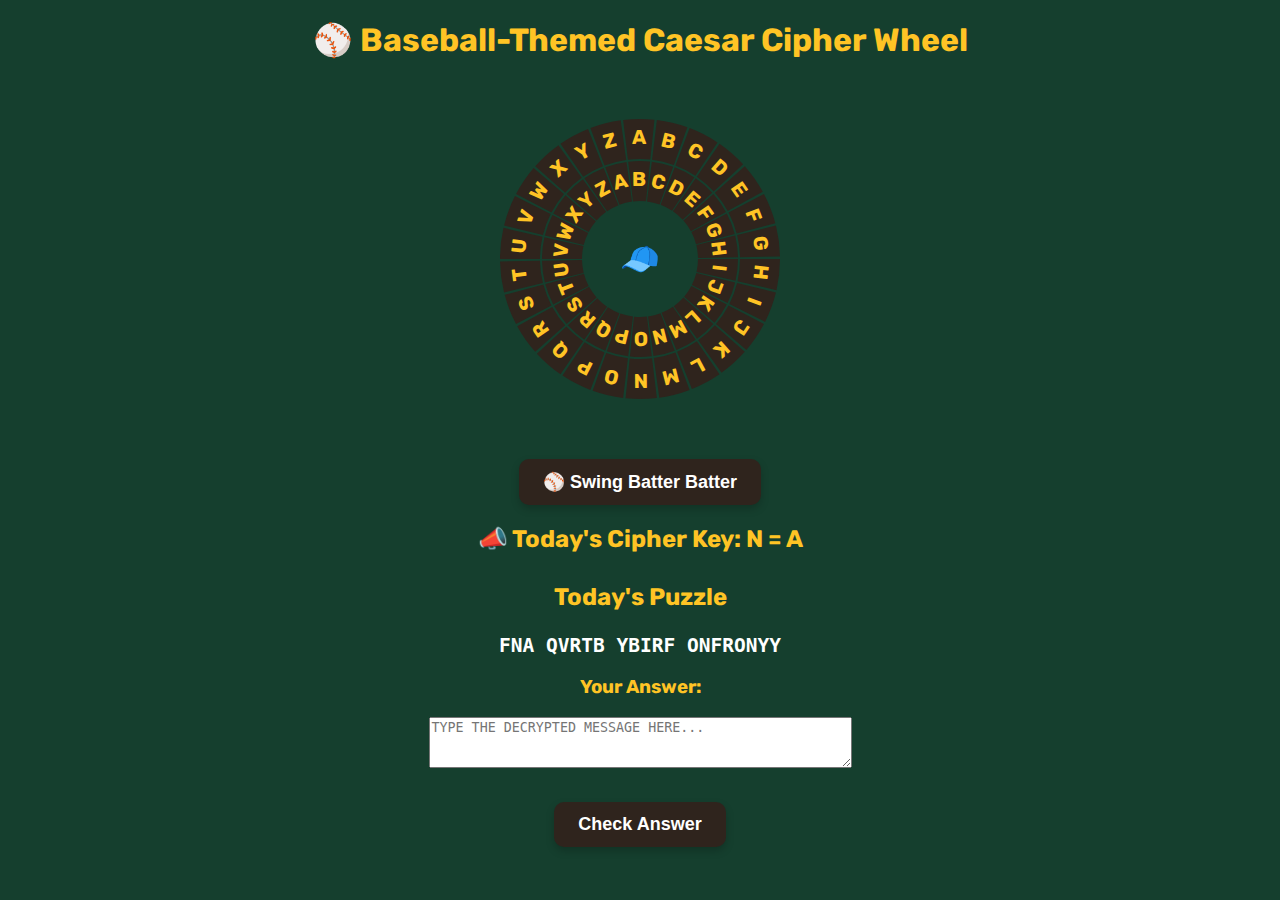
<file: Baseball_Cipher_Puzzle_Fixed.html>
<!DOCTYPE html>

<html lang="en">
<head>
<meta charset="utf-8"/>
<meta content="width=device-width, initial-scale=1.0" name="viewport"/>
<title>Baseball-Themed Caesar Cipher Wheel</title>
<link href="https://fonts.googleapis.com/css2?family=Rubik&amp;display=swap" rel="stylesheet"/>
<style>
    body {
  background-color: #153f2e  	;   /* light baseball dirt */
  color: #ffc425;              /* dark cleat black */
      text-align: center;
      font-family: 'Rubik', sans-serif;
    fill: #87ceeb; /* sky blue */
    font-weight: bold;
    }

    #svg-container {
      margin: 40px auto;
      width: 320px;
      height: 320px;
      position: relative;
    }

    svg {
      width: 100%;
      height: 100%;
    }

    #emoji-center {
      position: absolute;
      top: 50%;
      left: 50%;
      font-size: 32px;
      transform: translate(-50%, -50%);
      pointer-events: none;
    }

    #inner-ring {
      transition: transform 0.6s ease;
      transform-origin: 140px 140px;
    }

    button {
      margin-top: 30px;
      padding: 12px 24px;
      background: #2f241d;         /* baseball stitching red */
      color: #fff;
      border: none;
      font-size: 18px;
      font-weight: bold;
      cursor: pointer;
      border-radius: 10px;
      box-shadow: 0 4px 8px rgba(0,0,0,0.2);
      font-family: 'Fredoka', sans-serif;
      transition: background 0.3s ease;
    }

    button:hover {
      background: #d4a41c;         /* darker red */
    }
  </style>
</head>
<body><div id="main-content" style="text-align: center;"><h1>⚾ Baseball-Themed Caesar Cipher Wheel</h1><div id="svg-container">
<div id="emoji-center">🧢</div>
<svg height="280" viewbox="0 0 280 280" width="280">
<g id="outer-ring">
<g>
<path d="M 150.83528213499517 35.560559839421515 A 105 105 0 0 0 127.3436485731911 35.765568219704335" fill="none" id="outer-ring-piece-0" stroke="#2f241d" stroke-width="35"></path>
<text transform="rotate(-180, 139.08371377267076, 35.003998078262015)">
<textpath dominant-baseline="middle" fill="#ffc425" font-size="17.5" href="#outer-ring-piece-0" startoffset="50%" text-anchor="middle">A</textpath>
</text>
</g>
<g>
<path d="M 175.51442252832575 41.18843290140801 A 105 105 0 0 0 152.65635142680895 35.765568219704335" fill="none" id="outer-ring-piece-1" stroke="#2f241d" stroke-width="35"></path>
<text transform="rotate(-180, 164.2375273325929, 37.83570942446762)">
<textpath dominant-baseline="middle" fill="#ffc425" font-size="17.5" href="#outer-ring-piece-1" startoffset="50%" text-anchor="middle">B</textpath>
</text>
</g>
<g>
<path d="M 198.12959377398346 52.55887507773208 A 105 105 0 0 0 177.23351313946623 41.823294518031446" fill="none" id="outer-ring-piece-2" stroke="#2f241d" stroke-width="35"></path>
<text transform="rotate(-180, 187.98274390377196, 46.604837986836614)">
<textpath dominant-baseline="middle" fill="#ffc425" font-size="17.5" href="#outer-ring-piece-2" startoffset="50%" text-anchor="middle">C</textpath>
</text>
</g>
<g>
<path d="M 217.36648432197347 69.01107759898147 A 105 105 0 0 0 199.64679840677135 53.58669408116607" fill="none" id="outer-ring-piece-3" stroke="#2f241d" stroke-width="35"></path>
<text transform="rotate(-180, 208.93937780944145, 60.80175388780954)">
<textpath dominant-baseline="middle" fill="#ffc425" font-size="17.5" href="#outer-ring-piece-3" startoffset="50%" text-anchor="middle">D</textpath>
</text>
</g>
<!-- ... continue E to Z ... -->
</g>
<g>
<path d="M 232.10711601689871 89.58889825594409 A 105 105 0 0 0 218.59362855796564 70.37212088471652" fill="none" id="outer-ring-piece-4" stroke="#2f241d" stroke-width="35"></path>
<text transform="rotate(-180, 225.8895056612687, 79.60138397891143)">
<textpath dominant-baseline="middle" fill="#ffc425" font-size="17.5" href="#outer-ring-piece-4" startoffset="50%" text-anchor="middle">E</textpath>
</text>
</g>
<g>
<path d="M 241.49481692466628 113.09642890937198 A 105 105 0 0 0 232.97288269358705 91.2040669354043" fill="none" id="outer-ring-piece-5" stroke="#2f241d" stroke-width="35"></path>
<text transform="rotate(-180, 237.84804763971331, 101.91116209312244)">
<textpath dominant-baseline="middle" fill="#ffc425" font-size="17.5" href="#outer-ring-piece-5" startoffset="50%" text-anchor="middle">F</textpath>
</text>
</g>
<g>
<path d="M 244.9840079914211 138.16749732408522 A 105 105 0 0 0 241.94889082973546 114.87185524980644" fill="none" id="outer-ring-piece-6" stroke="#2f241d" stroke-width="35"></path>
<text transform="rotate(-180, 244.1200167525197, 126.43452501918861)">
<textpath dominant-baseline="middle" fill="#ffc425" font-size="17.5" href="#outer-ring-piece-6" startoffset="50%" text-anchor="middle">G</textpath>
</text>
</g>
<g>
<path d="M 242.37191011505683 163.34506413344644 A 105 105 0 0 0 245 140.00000000000003" fill="none" id="outer-ring-piece-7" stroke="#2f241d" stroke-width="35"></path>
<text transform="rotate(-180, 244.34090895253155, 151.74626404264424)">
<textpath dominant-baseline="middle" fill="#ffc425" font-size="17.5" href="#outer-ring-piece-7" startoffset="50%" text-anchor="middle">H</textpath>
</text>
</g>
<g>
<path d="M 233.81032892955835 187.16590067122718 A 105 105 0 0 0 241.94889082973546 165.12814475019357" fill="none" id="outer-ring-piece-8" stroke="#2f241d" stroke-width="35"></path>
<text transform="rotate(-180, 238.4978867879948, 176.37535289587396)">
<textpath dominant-baseline="middle" fill="#ffc425" font-size="17.5" href="#outer-ring-piece-8" startoffset="50%" text-anchor="middle">I</textpath>
</text>
</g>
<g>
<path d="M 219.7968324133454 208.24562650306953 A 105 105 0 0 0 232.97288269358705 188.79593306459572" fill="none" id="outer-ring-piece-9" stroke="#2f241d" stroke-width="35"></path>
<text transform="rotate(-180, 226.93052546859076, 198.89043845782348)">
<textpath dominant-baseline="middle" fill="#ffc425" font-size="17.5" href="#outer-ring-piece-9" startoffset="50%" text-anchor="middle">J</textpath>
</text>
</g>
<g>
<path d="M 201.14583404695304 225.35916458531256 A 105 105 0 0 0 218.59362855796564 209.62787911528346" fill="none" id="outer-ring-piece-10" stroke="#2f241d" stroke-width="35"></path>
<text transform="rotate(-180, 210.31107798855567, 217.98302579463845)">
<textpath dominant-baseline="middle" fill="#ffc425" font-size="17.5" href="#outer-ring-piece-10" startoffset="50%" text-anchor="middle">K</textpath>
</text>
</g>
<g>
<path d="M 178.9412620618153 237.5119382897962 A 105 105 0 0 0 199.64679840677135 226.41330591883394" fill="none" id="outer-ring-piece-11" stroke="#2f241d" stroke-width="35"></path>
<text transform="rotate(-180, 189.6054062261954, 232.54352312903444)">
<textpath dominant-baseline="middle" fill="#ffc425" font-size="17.5" href="#outer-ring-piece-11" startoffset="50%" text-anchor="middle">L</textpath>
</text>
</g>
<g>
<path d="M 154.4735654713732 243.99767258235096 A 105 105 0 0 0 177.23351313946623 238.17670548196855" fill="none" id="outer-ring-piece-12" stroke="#2f241d" stroke-width="35"></path>
<text transform="rotate(-180, 166.01684856228394, 241.7257272811907)">
<textpath dominant-baseline="middle" fill="#ffc425" font-size="17.5" href="#outer-ring-piece-12" startoffset="50%" text-anchor="middle">M</textpath>
</text>
</g>
<g>
<path d="M 129.1647178650048 244.4394401605785 A 105 105 0 0 0 152.65635142680895 244.23443178029567" fill="none" id="outer-ring-piece-13" stroke="#2f241d" stroke-width="35"></path>
<text transform="rotate(-180, 140.91628622732927, 244.99600192173799)">
<textpath dominant-baseline="middle" fill="#ffc425" font-size="17.5" href="#outer-ring-piece-13" startoffset="50%" text-anchor="middle">N</textpath>
</text>
</g>
<g>
<path d="M 104.48557747167422 238.81156709859198 A 105 105 0 0 0 127.34364857319108 244.23443178029567" fill="none" id="outer-ring-piece-14" stroke="#2f241d" stroke-width="35"></path>
<text transform="rotate(-180, 115.76247266740708, 242.16429057553236)">
<textpath dominant-baseline="middle" fill="#ffc425" font-size="17.5" href="#outer-ring-piece-14" startoffset="50%" text-anchor="middle">O</textpath>
</text>
</g>
<g>
<path d="M 81.87040622601651 227.4411249222679 A 105 105 0 0 0 102.76648686053375 238.17670548196855" fill="none" id="outer-ring-piece-15" stroke="#2f241d" stroke-width="35"></path>
<text transform="rotate(-180, 92.01725609622804, 233.39516201316337)">
<textpath dominant-baseline="middle" fill="#ffc425" font-size="17.5" href="#outer-ring-piece-15" startoffset="50%" text-anchor="middle">P</textpath>
</text>
</g>
<g>
<path d="M 62.63351567802651 210.9889224010185 A 105 105 0 0 0 80.35320159322865 226.41330591883394" fill="none" id="outer-ring-piece-16" stroke="#2f241d" stroke-width="35"></path>
<text transform="rotate(-180, 71.06062219055855, 219.19824611219047)">
<textpath dominant-baseline="middle" fill="#ffc425" font-size="17.5" href="#outer-ring-piece-16" startoffset="50%" text-anchor="middle">Q</textpath>
</text>
</g>
<g>
<path d="M 47.89288398310127 190.4111017440559 A 105 105 0 0 0 61.40637144203437 209.6278791152835" fill="none" id="outer-ring-piece-17" stroke="#2f241d" stroke-width="35"></path>
<text transform="rotate(-180, 54.11049433873133, 200.39861602108857)">
<textpath dominant-baseline="middle" fill="#ffc425" font-size="17.5" href="#outer-ring-piece-17" startoffset="50%" text-anchor="middle">R</textpath>
</text>
</g>
<g>
<path d="M 38.50518307533372 166.90357109062802 A 105 105 0 0 0 47.02711730641299 188.79593306459574" fill="none" id="outer-ring-piece-18" stroke="#2f241d" stroke-width="35"></path>
<text transform="rotate(-180, 42.151952360286685, 178.08883790687756)">
<textpath dominant-baseline="middle" fill="#ffc425" font-size="17.5" href="#outer-ring-piece-18" startoffset="50%" text-anchor="middle">S</textpath>
</text>
</g>
<g>
<path d="M 35.01599200857892 141.83250267591475 A 105 105 0 0 0 38.051109170264525 165.1281447501935" fill="none" id="outer-ring-piece-19" stroke="#2f241d" stroke-width="35"></path>
<text transform="rotate(-180, 35.87998324748031, 153.5654749808114)">
<textpath dominant-baseline="middle" fill="#ffc425" font-size="17.5" href="#outer-ring-piece-19" startoffset="50%" text-anchor="middle">T</textpath>
</text>
</g>
<g>
<path d="M 37.62808988494315 116.65493586655369 A 105 105 0 0 0 35 140" fill="none" id="outer-ring-piece-20" stroke="#2f241d" stroke-width="35"></path>
<text transform="rotate(-180, 35.65909104746842, 128.2537359573558)">
<textpath dominant-baseline="middle" fill="#ffc425" font-size="17.5" href="#outer-ring-piece-20" startoffset="50%" text-anchor="middle">U</textpath>
</text>
</g>
<g>
<path d="M 46.189671070441634 92.83409932877285 A 105 105 0 0 0 38.05110917026454 114.87185524980643" fill="none" id="outer-ring-piece-21" stroke="#2f241d" stroke-width="35"></path>
<text transform="rotate(-180, 41.50211321200524, 103.62464710412604)">
<textpath dominant-baseline="middle" fill="#ffc425" font-size="17.5" href="#outer-ring-piece-21" startoffset="50%" text-anchor="middle">V</textpath>
</text>
</g>
<g>
<path d="M 60.2031675866546 71.75437349693046 A 105 105 0 0 0 47.02711730641299 91.20406693540427" fill="none" id="outer-ring-piece-22" stroke="#2f241d" stroke-width="35"></path>
<text transform="rotate(-180, 53.06947453140927, 81.1095615421765)">
<textpath dominant-baseline="middle" fill="#ffc425" font-size="17.5" href="#outer-ring-piece-22" startoffset="50%" text-anchor="middle">W</textpath>
</text>
</g>
<g>
<path d="M 78.85416595304687 54.64083541468749 A 105 105 0 0 0 61.4063714420344 70.3721208847165" fill="none" id="outer-ring-piece-23" stroke="#2f241d" stroke-width="35"></path>
<text transform="rotate(-180, 69.68892201144435, 62.016974205361564)">
<textpath dominant-baseline="middle" fill="#ffc425" font-size="17.5" href="#outer-ring-piece-23" startoffset="50%" text-anchor="middle">X</textpath>
</text>
</g>
<g>
<path d="M 101.05873793818466 42.48806171020381 A 105 105 0 0 0 80.35320159322862 53.58669408116609" fill="none" id="outer-ring-piece-24" stroke="#2f241d" stroke-width="35"></path>
<text transform="rotate(-180, 90.39459377380456, 47.456476870965574)">
<textpath dominant-baseline="middle" fill="#ffc425" font-size="17.5" href="#outer-ring-piece-24" startoffset="50%" text-anchor="middle">Y</textpath>
</text>
</g>
<g>
<path d="M 125.52643452862684 36.00232741764904 A 105 105 0 0 0 102.76648686053382 41.82329451803142" fill="none" id="outer-ring-piece-25" stroke="#2f241d" stroke-width="35"></path>
<text transform="rotate(-180, 113.9831514377161, 38.2742727188093)">
<textpath dominant-baseline="middle" fill="#ffc425" font-size="17.5" href="#outer-ring-piece-25" startoffset="50%" text-anchor="middle">Z</textpath>
</text>
</g>
<g id="inner-ring" transform="rotate(0, 140, 140)">
<g>
<path d="M 147.04293338774687 72.11436389562398 A 68.25 68.25 0 0 0 131.7733715725742 72.24761934280782" fill="none" id="inner-ring-piece-0" stroke="#2f241d" stroke-width="35"></path>
<text transform="rotate(-180, 139.40441395223598, 71.7525987508703)">
<textpath dominant-baseline="middle" fill="#ffc425" font-size="17.5" href="#inner-ring-piece-0" startoffset="50%" text-anchor="middle">B</textpath>
</text>
</g>
<g>
<path d="M 163.08437464341173 75.7724813859152 A 68.25 68.25 0 0 0 148.22662842742582 72.24761934280782" fill="none" id="inner-ring-piece-1" stroke="#2f241d" stroke-width="35"></path>
<text transform="rotate(-180, 155.75439276618536, 73.59321112590395)">
<textpath dominant-baseline="middle" fill="#ffc425" font-size="17.5" href="#inner-ring-piece-1" startoffset="50%" text-anchor="middle">C</textpath>
</text>
</g>
<g>
<path d="M 177.78423595308925 83.16326880052586 A 68.25 68.25 0 0 0 164.20178354065305 76.18514143672044" fill="none" id="inner-ring-piece-2" stroke="#2f241d" stroke-width="35"></path>
<text transform="rotate(-180, 171.18878353745177, 79.29314469144381)">
<textpath dominant-baseline="middle" fill="#ffc425" font-size="17.5" href="#inner-ring-piece-2" startoffset="50%" text-anchor="middle">D</textpath>
</text>
</g>
<g>
<path d="M 190.28821480928278 93.85720043933796 A 68.25 68.25 0 0 0 178.7704189644014 83.83135115275795" fill="none" id="inner-ring-piece-3" stroke="#2f241d" stroke-width="35"></path>
<text transform="rotate(-180, 184.81059557613693, 88.5211400270762)">
<textpath dominant-baseline="middle" fill="#ffc425" font-size="17.5" href="#inner-ring-piece-3" startoffset="50%" text-anchor="middle">E</textpath>
</text>
</g>
<g>
<path d="M 199.86962541098418 107.23278386636366 A 68.25 68.25 0 0 0 191.08585856267766 94.74187857506573" fill="none" id="inner-ring-piece-4" stroke="#2f241d" stroke-width="35"></path>
<text transform="rotate(-180, 195.82817867982465, 100.74089958629241)">
<textpath dominant-baseline="middle" fill="#ffc425" font-size="17.5" href="#inner-ring-piece-4" startoffset="50%" text-anchor="middle">F</textpath>
</text>
</g>
<g>
<path d="M 205.97163100103307 122.51267879109179 A 68.25 68.25 0 0 0 200.43237375083157 108.2826435080128" fill="none" id="inner-ring-piece-5" stroke="#2f241d" stroke-width="35"></path>
<text transform="rotate(-180, 203.60123096581367, 115.24225536052958)">
<textpath dominant-baseline="middle" fill="#ffc425" font-size="17.5" href="#inner-ring-piece-5" startoffset="50%" text-anchor="middle">G</textpath>
</text>
</g>
<g>
<path d="M 208.2396051944237 138.8088732606554 A 68.25 68.25 0 0 0 206.26677903932804 123.6667059123742" fill="none" id="inner-ring-piece-6" stroke="#2f241d" stroke-width="35"></path>
<text transform="rotate(-180, 207.6780108891378, 131.1824412624726)">
<textpath dominant-baseline="middle" fill="#ffc425" font-size="17.5" href="#inner-ring-piece-6" startoffset="50%" text-anchor="middle">H</textpath>
</text>
</g>
<g>
<path d="M 206.54174157478695 155.1742916867402 A 68.25 68.25 0 0 0 208.25 140.00000000000003" fill="none" id="inner-ring-piece-7" stroke="#2f241d" stroke-width="35"></path>
<text transform="rotate(-180, 207.8215908191455, 147.63507162771876)">
<textpath dominant-baseline="middle" fill="#ffc425" font-size="17.5" href="#inner-ring-piece-7" startoffset="50%" text-anchor="middle">I</textpath>
</text>
</g>
<g>
<path d="M 200.97671380421292 170.65783543629766 A 68.25 68.25 0 0 0 206.26677903932804 156.33329408762583" fill="none" id="inner-ring-piece-8" stroke="#2f241d" stroke-width="35"></path>
<text transform="rotate(-180, 204.02362641219662, 163.64397938231807)">
<textpath dominant-baseline="middle" fill="#ffc425" font-size="17.5" href="#inner-ring-piece-8" startoffset="50%" text-anchor="middle">J</textpath>
</text>
</g>
<g>
<path d="M 191.86794106867453 184.35965722699518 A 68.25 68.25 0 0 0 200.43237375083157 171.7173564919872" fill="none" id="inner-ring-piece-9" stroke="#2f241d" stroke-width="35"></path>
<text transform="rotate(-180, 196.504841554584, 178.27878499758526)">
<textpath dominant-baseline="middle" fill="#ffc425" font-size="17.5" href="#inner-ring-piece-9" startoffset="50%" text-anchor="middle">K</textpath>
</text>
</g>
<g>
<path d="M 179.7447921305195 195.48345698045316 A 68.25 68.25 0 0 0 191.08585856267769 185.25812142493425" fill="none" id="inner-ring-piece-10" stroke="#2f241d" stroke-width="35"></path>
<text transform="rotate(-180, 185.70220069256118, 190.688966766515)">
<textpath dominant-baseline="middle" fill="#ffc425" font-size="17.5" href="#inner-ring-piece-10" startoffset="50%" text-anchor="middle">L</textpath>
</text>
</g>
<g>
<path d="M 165.31182034017993 203.38275988836753 A 68.25 68.25 0 0 0 178.7704189644014 196.16864884724205" fill="none" id="inner-ring-piece-11" stroke="#2f241d" stroke-width="35"></path>
<text transform="rotate(-180, 172.24351404702702, 200.1532900338724)">
<textpath dominant-baseline="middle" fill="#ffc425" font-size="17.5" href="#inner-ring-piece-11" startoffset="50%" text-anchor="middle">M</textpath>
</text>
</g>
<g>
<path d="M 149.4078175563926 207.59848717852813 A 68.25 68.25 0 0 0 164.20178354065305 203.81485856327956" fill="none" id="inner-ring-piece-12" stroke="#2f241d" stroke-width="35"></path>
<text transform="rotate(-180, 156.91095156548457, 206.12172273277395)">
<textpath dominant-baseline="middle" fill="#ffc425" font-size="17.5" href="#inner-ring-piece-12" startoffset="50%" text-anchor="middle">N</textpath>
</text>
</g>
<g>
<path d="M 132.95706661225313 207.885636104376 A 68.25 68.25 0 0 0 148.22662842742582 207.7523806571922" fill="none" id="inner-ring-piece-13" stroke="#2f241d" stroke-width="35"></path>
<text transform="rotate(-180, 140.59558604776402, 208.2474012491297)">
<textpath dominant-baseline="middle" fill="#ffc425" font-size="17.5" href="#inner-ring-piece-13" startoffset="50%" text-anchor="middle">O</textpath>
</text>
</g>
<g>
<path d="M 116.91562535658824 204.2275186140848 A 68.25 68.25 0 0 0 131.7733715725742 207.7523806571922" fill="none" id="inner-ring-piece-14" stroke="#2f241d" stroke-width="35"></path>
<text transform="rotate(-180, 124.24560723381461, 206.40678887409604)">
<textpath dominant-baseline="middle" fill="#ffc425" font-size="17.5" href="#inner-ring-piece-14" startoffset="50%" text-anchor="middle">P</textpath>
</text>
</g>
<g>
<path d="M 102.21576404691072 196.83673119947412 A 68.25 68.25 0 0 0 115.79821645934695 203.81485856327956" fill="none" id="inner-ring-piece-15" stroke="#2f241d" stroke-width="35"></path>
<text transform="rotate(-180, 108.81121646254823, 200.7068553085562)">
<textpath dominant-baseline="middle" fill="#ffc425" font-size="17.5" href="#inner-ring-piece-15" startoffset="50%" text-anchor="middle">Q</textpath>
</text>
</g>
<g>
<path d="M 89.71178519071722 186.14279956066204 A 68.25 68.25 0 0 0 101.22958103559861 196.16864884724205" fill="none" id="inner-ring-piece-16" stroke="#2f241d" stroke-width="35"></path>
<text transform="rotate(-180, 95.18940442386305, 191.4788599729238)">
<textpath dominant-baseline="middle" fill="#ffc425" font-size="17.5" href="#inner-ring-piece-16" startoffset="50%" text-anchor="middle">R</textpath>
</text>
</g>
<g>
<path d="M 80.13037458901582 172.76721613363634 A 68.25 68.25 0 0 0 88.91414143732234 185.25812142493427" fill="none" id="inner-ring-piece-17" stroke="#2f241d" stroke-width="35"></path>
<text transform="rotate(-180, 84.17182132017537, 179.25910041370759)">
<textpath dominant-baseline="middle" fill="#ffc425" font-size="17.5" href="#inner-ring-piece-17" startoffset="50%" text-anchor="middle">S</textpath>
</text>
</g>
<g>
<path d="M 74.02836899896691 157.4873212089082 A 68.25 68.25 0 0 0 79.56762624916846 171.71735649198723" fill="none" id="inner-ring-piece-18" stroke="#2f241d" stroke-width="35"></path>
<text transform="rotate(-180, 76.39876903418634, 164.75774463947042)">
<textpath dominant-baseline="middle" fill="#ffc425" font-size="17.5" href="#inner-ring-piece-18" startoffset="50%" text-anchor="middle">T</textpath>
</text>
</g>
<g>
<path d="M 71.7603948055763 141.19112673934458 A 68.25 68.25 0 0 0 73.73322096067194 156.33329408762577" fill="none" id="inner-ring-piece-19" stroke="#2f241d" stroke-width="35"></path>
<text transform="rotate(-180, 72.3219891108622, 148.8175587375274)">
<textpath dominant-baseline="middle" fill="#ffc425" font-size="17.5" href="#inner-ring-piece-19" startoffset="50%" text-anchor="middle">U</textpath>
</text>
</g>
<g>
<path d="M 73.45825842521305 124.8257083132599 A 68.25 68.25 0 0 0 71.75 140" fill="none" id="inner-ring-piece-20" stroke="#2f241d" stroke-width="35"></path>
<text transform="rotate(-180, 72.17840918085447, 132.36492837228127)">
<textpath dominant-baseline="middle" fill="#ffc425" font-size="17.5" href="#inner-ring-piece-20" startoffset="50%" text-anchor="middle">V</textpath>
</text>
</g>
<g>
<path d="M 79.02328619578707 109.34216456370234 A 68.25 68.25 0 0 0 73.73322096067196 123.66670591237417" fill="none" id="inner-ring-piece-21" stroke="#2f241d" stroke-width="35"></path>
<text transform="rotate(-180, 75.97637358780341, 116.35602061768193)">
<textpath dominant-baseline="middle" fill="#ffc425" font-size="17.5" href="#inner-ring-piece-21" startoffset="50%" text-anchor="middle">W</textpath>
</text>
</g>
<g>
<path d="M 88.1320589313255 95.64034277300479 A 68.25 68.25 0 0 0 79.56762624916844 108.28264350801277" fill="none" id="inner-ring-piece-22" stroke="#2f241d" stroke-width="35"></path>
<text transform="rotate(-180, 83.49515844541602, 101.72121500241471)">
<textpath dominant-baseline="middle" fill="#ffc425" font-size="17.5" href="#inner-ring-piece-22" startoffset="50%" text-anchor="middle">X</textpath>
</text>
</g>
<g>
<path d="M 100.25520786948047 84.51654301954687 A 68.25 68.25 0 0 0 88.91414143732236 94.74187857506573" fill="none" id="inner-ring-piece-23" stroke="#2f241d" stroke-width="35"></path>
<text transform="rotate(-180, 94.29779930743882, 89.31103323348502)">
<textpath dominant-baseline="middle" fill="#ffc425" font-size="17.5" href="#inner-ring-piece-23" startoffset="50%" text-anchor="middle">Y</textpath>
</text>
</g>
<g>
<path d="M 114.68817965982004 76.61724011163247 A 68.25 68.25 0 0 0 101.22958103559861 83.83135115275795" fill="none" id="inner-ring-piece-24" stroke="#2f241d" stroke-width="35"></path>
<text transform="rotate(-180, 107.75648595297295, 79.84670996612763)">
<textpath dominant-baseline="middle" fill="#ffc425" font-size="17.5" href="#inner-ring-piece-24" startoffset="50%" text-anchor="middle">Z</textpath>
</text>
</g>
<g>
<path d="M 130.59218244360744 72.40151282147187 A 68.25 68.25 0 0 0 115.79821645934697 76.18514143672041" fill="none" id="inner-ring-piece-25" stroke="#2f241d" stroke-width="35"></path>
<text transform="rotate(-180, 123.08904843451546, 73.87827726722604)">
<textpath dominant-baseline="middle" fill="#ffc425" font-size="17.5" href="#inner-ring-piece-25" startoffset="50%" text-anchor="middle">A</textpath>
</text>
</g>
</g>
</svg>
</div>
<button onclick="rotateRing()" style="margin-top: 5px; display: block; margin-left: auto; margin-right: auto;">⚾ Swing Batter Batter</button><h2 id="cipher-key" style="color: #ffc425; text-align: center;">🧩 Today's Cipher: ?</h2><div id="puzzle-section" style="margin-top: 30px; text-align: center; color: #ffc425;">
<h2 style="margin-bottom: 4px;">Today's Puzzle</h2>
<p id="daily-puzzle" style="margin-top: 0;"></p>

<p id="encrypted-puzzle"></p>
<h3>Your Answer:</h3>
<textarea cols="50" id="user-answer" placeholder="Type the decrypted message here..." rows="3" style="text-transform: uppercase;"></textarea><br/>
<button onclick="checkAnswer()">Check Answer</button>
<p id="feedback" style="margin-top: 10px;"></p>
</div></div>

<script>
function rotateRing() {
    const ring = document.getElementById('inner-ring');
    const currentTransform = ring.getAttribute('transform') || "rotate(0, 0, 0)";
    const currentAngle = parseFloat(currentTransform.match(/rotate\(([-\d.]+),/)[1]) || 0;
    const newAngle = currentAngle + (360 / 26);
    ring.setAttribute('transform', `rotate(${newAngle}, 0, 0)`);
}	
   
function getDailyKey() {
  const today = new Date().toISOString().slice(0, 10);
  let hash = 0;
  for (let i = 0; i < today.length; i++) {
    hash = today.charCodeAt(i) + ((hash << 5) - hash);
  }
  return (hash % 25) + 1; // Caesar shift 1-25
}

function displayCipherKey() {
  const shift = getDailyKey();
  const from = String.fromCharCode(((65 + shift - 65) % 26) + 65); // wrap A-Z
  document.getElementById('cipher-key').textContent = `📣 Today's Cipher Key: ${from} = A`;
}

function caesarEncrypt(text, shift) {
  return text.split('').map(c => {
    if (c >= 'A' && c <= 'Z') {
      return String.fromCharCode((c.charCodeAt(0) - 65 + shift) % 26 + 65);
    }
    return c;
  }).join('');
}

function displayPuzzle() {
  const shift = getDailyKey();
  const puzzles = [
    'PETCO PARK OPENED IN TWO THOUSAND FOUR',
    'THE SWINGING FRIAR USED TO BE IN THE STANDS WITH FANS',
    'THE PADRES WERE FOUNDED IN NINETEEN SIXTY NINE',
    "THE SWINGING FRIAR IS ONE OF MLB'S FEW HUMAN MASCOTS",
    'SAN DIEGO LOVES BASEBALL'
  ];
  const day = new Date().getDay(); // 0 = Sunday

if (day >= 1 && day <= 5) {
  const puzzle = caesarEncrypt(puzzles[day - 1], shift);
  document.getElementById('daily-puzzle').innerHTML =
    `<br><code style="font-size: 1.5em; color: white;">${puzzle}</code>`;
} else {
  document.getElementById('daily-puzzle').innerHTML =
    "Come back Monday to Friday for a new cipher puzzle!";
}

}
window.onload = function () {
  displayCipherKey();
  displayPuzzle();
};
function checkAnswer() {
  const input = document.getElementById('user-answer').value.trim().toUpperCase();
  const shift = getDailyKey();
  const puzzles = [
    'PETCO PARK OPENED IN TWO THOUSAND FOUR',
    'THE SWINGING FRIAR USED TO BE IN THE STANDS WITH FANS',
    'THE PADRES WERE FOUNDED IN NINETEEN SIXTY NINE',
    "THE SWINGING FRIAR IS ONE OF MLB'S FEW HUMAN MASCOTS",
    'SAN DIEGO LOVES BASEBALL'
  ];
  const today = new Date().getDay(); // 0 = Sunday
  const successMessages = [
    "💥 It’s outta here! Home run!",
    "📣 The crowd goes wild! You nailed it!",
    "🧢 Atta kid! Great read on that cipher.",
    "⚾ Like Tony Gwynn in the clutch — perfect!",
    "🕵️‍♂️ Cipher cracked. The Friar approves."
  ];

  if (today >= 1 && today <= 5) {
    const correct = puzzles[today - 1];
    if (input === correct) {
	document.getElementById('cheer-sound').play();
      const randomSuccess = successMessages[Math.floor(Math.random() * successMessages.length)];
      document.getElementById('feedback').innerHTML = randomSuccess;
      document.getElementById('feedback').style.color = "#ffffff";
	  document.getElementById('feedback').style.fontFamily = "'Bangers', cursive";
    } else {
      document.getElementById('feedback').textContent = "❌ Not quite. Try again!";
      document.getElementById('feedback').style.color = "#c0392b";
    }
  } else {
    document.getElementById('feedback').textContent = "No puzzle today — come back Monday through Friday!";
  }
}

  
</script>
 <audio id="cheer-sound" preload="auto" style="display:none;">
  <source src="[data-uri]" type="audio/mpeg">
  Your browser does not support the audio element.
</audio>
</body>
</html>
</file>
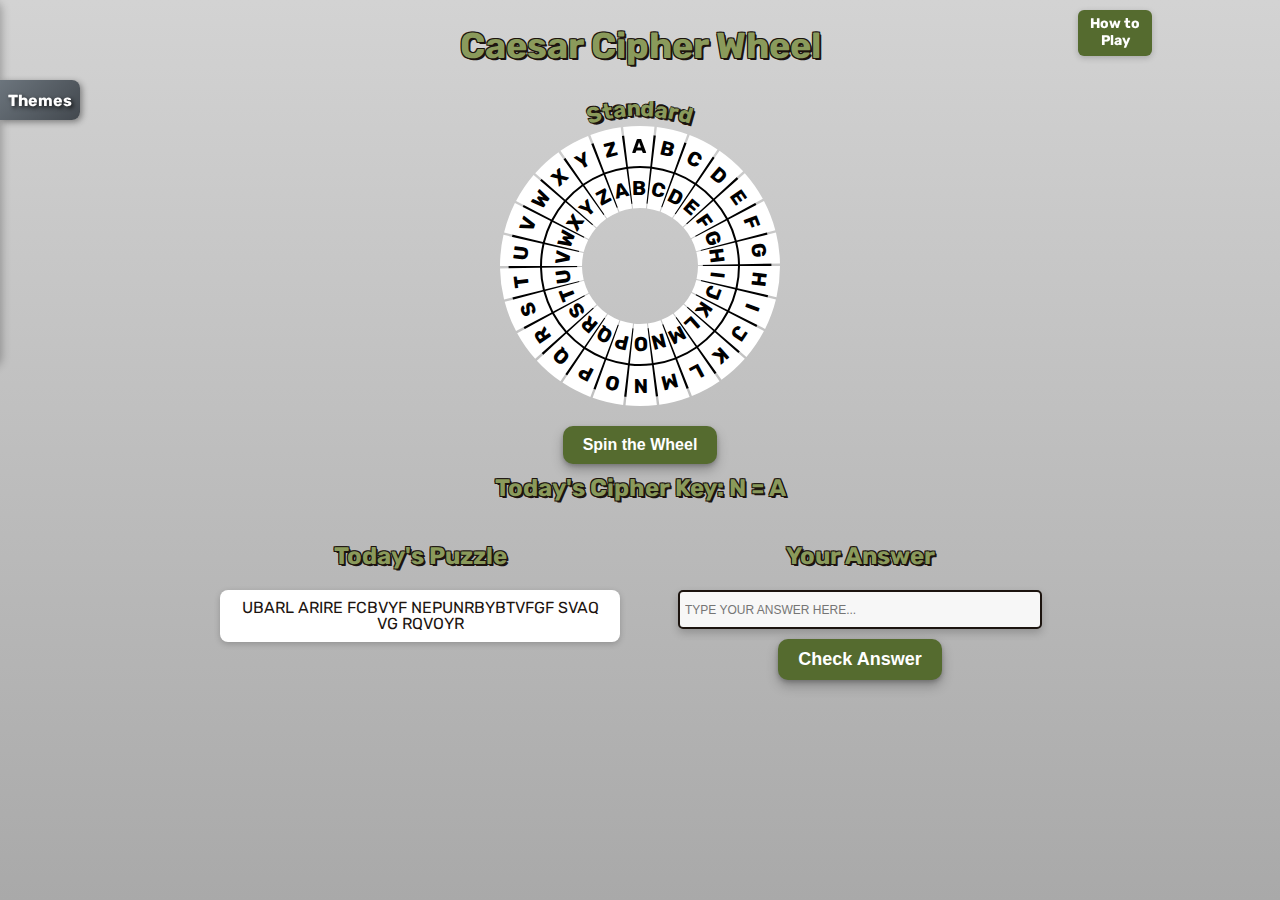
<file: index database try V1.html>
<!DOCTYPE html>
<html lang="en">
<head>
  <meta charset="UTF-8" />
  <meta name="viewport" content="width=device-width, initial-scale=1.0" />
  <title>Caesar Cipher Wheel</title>
  <link rel="stylesheet" href="style.css" />
  <link href="https://fonts.googleapis.com/css2?family=Rubik&display=swap" rel="stylesheet">
<link href="https://fonts.googleapis.com/css2?family=Rock+Salt&display=swap" rel="stylesheet">
</head>
<body>
  <div id="main-content">
<div class="title-wrapper">
  <h1>Caesar Cipher Wheel</h1>
  <button id="info-btn" title="How to play?">How to<br>Play</button>
</div>

<div class="svg-curve">
  <svg width="280" height="80">
    <path id="curve" d="M10,70 Q140,-40 270,70" fill="transparent"/>
    <text class="curved-title">
      <textPath href="#curve" startOffset="50%" text-anchor="middle">
        Standard
      </textPath>
    </text>
  </svg>
</div>

    <div class="container">
      <div class="svg-wrapper">
        <div id="emoji-center"></div>
        
<svg height="280" width="280" viewBox="0 0 280 280" xmlns="http://www.w3.org/2000/svg">
  <defs>
    <!-- Donut mask -->
    <mask id="donut-mask">
      <rect width="100%" height="100%" fill="white" />
      <circle cx="140" cy="140" r="55" fill="black" />
    </mask>
  </defs>

  <!-- Background circle with center hole -->
  <circle cx="140" cy="140" r="115" fill="black" mask="url(#donut-mask)" />
          <!-- SVG content stays here (outer ring + inner ring with letters) -->
		<g class="outer-ring">
        <path d="M 150.83528213499517 35.560559839421515 A 105 105 0 0 0 127.3436485731911 35.765568219704335" id="outer-ring-piece-0" class="ring-path">
        </path>
        <text transform="rotate(-180, 139.08371377267076, 35.003998078262015)" filter="url(#rock-fill)">
         <textPath class="outer-ring-text"  href="#outer-ring-piece-0" startoffset="50%">
          A
         </textpath>
        </text>
       </g>
       <g class="outer-ring">
        <path d="M 175.51442252832575 41.18843290140801 A 105 105 0 0 0 152.65635142680895 35.765568219704335" id="outer-ring-piece-1" class="ring-path">
        </path>
        <text transform="rotate(-180, 164.2375273325929, 37.83570942446762)">
         <textPath class="outer-ring-text" href="#outer-ring-piece-1" startoffset="50%">
          B
         </textpath>
        </text>
       </g>
       <g class="outer-ring">
        <path d="M 198.12959377398346 52.55887507773208 A 105 105 0 0 0 177.23351313946623 41.823294518031446" id="outer-ring-piece-2" class="ring-path">
        </path>
        <text transform="rotate(-180, 187.98274390377196, 46.604837986836614)">
         <textPath class="outer-ring-text" href="#outer-ring-piece-2" startoffset="50%">
          C
         </textpath>
        </text>
       </g>
       <g class="outer-ring">
        <path d="M 217.36648432197347 69.01107759898147 A 105 105 0 0 0 199.64679840677135 53.58669408116607" id="outer-ring-piece-3" class="ring-path">
        </path>
        <text transform="rotate(-180, 208.93937780944145, 60.80175388780954)">
         <textPath class="outer-ring-text" href="#outer-ring-piece-3" startoffset="50%">
          D
         </textpath>
        </text>
       </g>
       <g class="outer-ring">
        <path d="M 232.10711601689871 89.58889825594409 A 105 105 0 0 0 218.59362855796564 70.37212088471652" id="outer-ring-piece-4" class="ring-path">
        </path>
        <text transform="rotate(-180, 225.8895056612687, 79.60138397891143)">
         <textPath class="outer-ring-text" href="#outer-ring-piece-4" startoffset="50%">
          E
         </textpath>
        </text>
       </g>
       <g class="outer-ring">
        <path d="M 241.49481692466628 113.09642890937198 A 105 105 0 0 0 232.97288269358705 91.2040669354043" id="outer-ring-piece-5" class="ring-path">
        </path>
        <text transform="rotate(-180, 237.84804763971331, 101.91116209312244)">
         <textPath class="outer-ring-text" href="#outer-ring-piece-5" startoffset="50%">
          F
         </textpath>
        </text>
       </g>
       <g class="outer-ring">
        <path d="M 244.9840079914211 138.16749732408522 A 105 105 0 0 0 241.94889082973546 114.87185524980644" id="outer-ring-piece-6" class="ring-path">
        </path>
        <text transform="rotate(-180, 244.1200167525197, 126.43452501918861)">
         <textPath class="outer-ring-text" href="#outer-ring-piece-6" startoffset="50%">
          G
         </textpath>
        </text>
       </g>
       <g class="outer-ring">
        <path d="M 242.37191011505683 163.34506413344644 A 105 105 0 0 0 245 140.00000000000003" id="outer-ring-piece-7" class="ring-path">
        </path>
        <text transform="rotate(-180, 244.34090895253155, 151.74626404264424)">
         <textPath class="outer-ring-text" href="#outer-ring-piece-7" startoffset="50%">
          H
         </textpath>
        </text>
       </g>
       <g class="outer-ring">
        <path d="M 233.81032892955835 187.16590067122718 A 105 105 0 0 0 241.94889082973546 165.12814475019357" id="outer-ring-piece-8" class="ring-path">
        </path>
        <text transform="rotate(-180, 238.4978867879948, 176.37535289587396)">
         <textPath class="outer-ring-text" href="#outer-ring-piece-8" startoffset="50%">
          I
         </textpath>
        </text>
       </g>
       <g class="outer-ring">
        <path d="M 219.7968324133454 208.24562650306953 A 105 105 0 0 0 232.97288269358705 188.79593306459572" id="outer-ring-piece-9" class="ring-path">
        </path>
        <text transform="rotate(-180, 226.93052546859076, 198.89043845782348)">
         <textPath class="outer-ring-text" href="#outer-ring-piece-9" startoffset="50%">
          J
         </textpath>
        </text>
       </g>
       <g class="outer-ring">
        <path d="M 201.14583404695304 225.35916458531256 A 105 105 0 0 0 218.59362855796564 209.62787911528346" id="outer-ring-piece-10" class="ring-path">
        </path>
        <text transform="rotate(-180, 210.31107798855567, 217.98302579463845)">
         <textPath class="outer-ring-text" href="#outer-ring-piece-10" startoffset="50%">
          K
         </textpath>
        </text>
       </g>
       <g class="outer-ring">
        <path d="M 178.9412620618153 237.5119382897962 A 105 105 0 0 0 199.64679840677135 226.41330591883394" id="outer-ring-piece-11" class="ring-path">
        </path>
        <text transform="rotate(-180, 189.6054062261954, 232.54352312903444)">
         <textPath class="outer-ring-text" href="#outer-ring-piece-11" startoffset="50%">
          L
         </textpath>
        </text>
       </g>
       <g class="outer-ring">
        <path d="M 154.4735654713732 243.99767258235096 A 105 105 0 0 0 177.23351313946623 238.17670548196855" id="outer-ring-piece-12" class="ring-path">
        </path>
        <text transform="rotate(-180, 166.01684856228394, 241.7257272811907)">
         <textPath class="outer-ring-text" href="#outer-ring-piece-12" startoffset="50%">
          M
         </textpath>
        </text>
       </g>
       <g class="outer-ring">
        <path d="M 129.1647178650048 244.4394401605785 A 105 105 0 0 0 152.65635142680895 244.23443178029567" id="outer-ring-piece-13" class="ring-path">
        </path>
        <text transform="rotate(-180, 140.91628622732927, 244.99600192173799)">
         <textPath class="outer-ring-text" href="#outer-ring-piece-13" startoffset="50%">
          N
         </textpath>
        </text>
       </g>
       <g class="outer-ring">
        <path d="M 104.48557747167422 238.81156709859198 A 105 105 0 0 0 127.34364857319108 244.23443178029567" id="outer-ring-piece-14" class="ring-path">
        </path>
        <text transform="rotate(-180, 115.76247266740708, 242.16429057553236)">
         <textPath class="outer-ring-text" href="#outer-ring-piece-14" startoffset="50%">
          O
         </textpath>
        </text>
       </g>
       <g class="outer-ring">
        <path d="M 81.87040622601651 227.4411249222679 A 105 105 0 0 0 102.76648686053375 238.17670548196855" id="outer-ring-piece-15" class="ring-path">
        </path>
        <text transform="rotate(-180, 92.01725609622804, 233.39516201316337)">
         <textPath class="outer-ring-text" href="#outer-ring-piece-15" startoffset="50%">
          P
         </textpath>
        </text>
       </g>
       <g class="outer-ring">
        <path d="M 62.63351567802651 210.9889224010185 A 105 105 0 0 0 80.35320159322865 226.41330591883394" id="outer-ring-piece-16" class="ring-path">
        </path>
        <text transform="rotate(-180, 71.06062219055855, 219.19824611219047)">
         <textPath class="outer-ring-text" href="#outer-ring-piece-16" startoffset="50%">
          Q
         </textpath>
        </text>
       </g>
       <g class="outer-ring">
        <path d="M 47.89288398310127 190.4111017440559 A 105 105 0 0 0 61.40637144203437 209.6278791152835" id="outer-ring-piece-17" class="ring-path">
        </path>
        <text transform="rotate(-180, 54.11049433873133, 200.39861602108857)">
         <textPath class="outer-ring-text" href="#outer-ring-piece-17" startoffset="50%">
          R
         </textpath>
        </text>
       </g>
       <g class="outer-ring">
        <path d="M 38.50518307533372 166.90357109062802 A 105 105 0 0 0 47.02711730641299 188.79593306459574" id="outer-ring-piece-18" class="ring-path">
        </path>
        <text transform="rotate(-180, 42.151952360286685, 178.08883790687756)">
         <textPath class="outer-ring-text" href="#outer-ring-piece-18" startoffset="50%">
          S
         </textpath>
        </text>
       </g>
       <g class="outer-ring">
        <path d="M 35.01599200857892 141.83250267591475 A 105 105 0 0 0 38.051109170264525 165.1281447501935" id="outer-ring-piece-19" class="ring-path">
        </path>
        <text transform="rotate(-180, 35.87998324748031, 153.5654749808114)">
         <textPath class="outer-ring-text" href="#outer-ring-piece-19" startoffset="50%">
          T
         </textpath>
        </text>
       </g>
       <g class="outer-ring">
        <path d="M 37.62808988494315 116.65493586655369 A 105 105 0 0 0 35 140" id="outer-ring-piece-20" class="ring-path">
        </path>
        <text transform="rotate(-180, 35.65909104746842, 128.2537359573558)">
         <textPath class="outer-ring-text" href="#outer-ring-piece-20" startoffset="50%">
          U
         </textpath>
        </text>
       </g>
       <g class="outer-ring">
        <path d="M 46.189671070441634 92.83409932877285 A 105 105 0 0 0 38.05110917026454 114.87185524980643" id="outer-ring-piece-21" class="ring-path">
        </path>
        <text transform="rotate(-180, 41.50211321200524, 103.62464710412604)">
         <textPath class="outer-ring-text" href="#outer-ring-piece-21" startoffset="50%">
          V
         </textpath>
        </text>
       </g>
       <g class="outer-ring">
        <path d="M 60.2031675866546 71.75437349693046 A 105 105 0 0 0 47.02711730641299 91.20406693540427" id="outer-ring-piece-22" class="ring-path">
        </path>
        <text transform="rotate(-180, 53.06947453140927, 81.1095615421765)">
         <textPath class="outer-ring-text" href="#outer-ring-piece-22" startoffset="50%">
          W
         </textpath>
        </text>
       </g>
       <g class="outer-ring">
        <path d="M 78.85416595304687 54.64083541468749 A 105 105 0 0 0 61.4063714420344 70.3721208847165" id="outer-ring-piece-23" class="ring-path">
        </path>
        <text transform="rotate(-180, 69.68892201144435, 62.016974205361564)">
         <textPath class="outer-ring-text" href="#outer-ring-piece-23" startoffset="50%">
          X
         </textpath>
        </text>
       </g>
       <g class="outer-ring">
        <path d="M 101.05873793818466 42.48806171020381 A 105 105 0 0 0 80.35320159322862 53.58669408116609" id="outer-ring-piece-24" class="ring-path">
        </path>
        <text transform="rotate(-180, 90.39459377380456, 47.456476870965574)">
         <textPath class="outer-ring-text" href="#outer-ring-piece-24" startoffset="50%">
          Y
         </textpath>
        </text>
       </g>
       <g class="outer-ring">
        <path d="M 125.52643452862684 36.00232741764904 A 105 105 0 0 0 102.76648686053382 41.82329451803142" id="outer-ring-piece-25" class="ring-path">
        </path>
        <text transform="rotate(-180, 113.9831514377161, 38.2742727188093)">
         <textPath class="outer-ring-text" href="#outer-ring-piece-25" startoffset="50%">
          Z
         </textpath>
        </text>
       </g>
       <g id="inner-ring" transform="rotate(0, 140, 140)">
        <g class="inner-ring-segment">
         <path d="M 147.04293338774687 72.11436389562398 A 68.25 68.25 0 0 0 131.7733715725742 72.24761934280782" id="inner-ring-piece-0" class="ring-path">
         </path>
         <text transform="rotate(-180, 139.40441395223598, 71.7525987508703)">
          <textPath class="inner-ring-text" href="#inner-ring-piece-0" startoffset="50%">
           B
          </textpath>
         </text>
        </g>
        <g class="inner-ring-segment">
         <path d="M 163.08437464341173 75.7724813859152 A 68.25 68.25 0 0 0 148.22662842742582 72.24761934280782" id="inner-ring-piece-1" class="ring-path">
         </path>
         <text transform="rotate(-180, 155.75439276618536, 73.59321112590395)">
          <textPath class="inner-ring-text" href="#inner-ring-piece-1" startoffset="50%">
           C
          </textpath>
         </text>
        </g>
        <g class="inner-ring-segment">
         <path d="M 177.78423595308925 83.16326880052586 A 68.25 68.25 0 0 0 164.20178354065305 76.18514143672044" id="inner-ring-piece-2" class="ring-path">
         </path>
         <text transform="rotate(-180, 171.18878353745177, 79.29314469144381)">
          <textPath class="inner-ring-text" href="#inner-ring-piece-2" startoffset="50%">
           D
          </textpath>
         </text>
        </g>
        <g class="inner-ring-segment">
         <path d="M 190.28821480928278 93.85720043933796 A 68.25 68.25 0 0 0 178.7704189644014 83.83135115275795" id="inner-ring-piece-3" class="ring-path">
         </path>
         <text transform="rotate(-180, 184.81059557613693, 88.5211400270762)">
          <textPath class="inner-ring-text" href="#inner-ring-piece-3" startoffset="50%">
           E
          </textpath>
         </text>
        </g>
        <g class="inner-ring-segment">
         <path d="M 199.86962541098418 107.23278386636366 A 68.25 68.25 0 0 0 191.08585856267766 94.74187857506573" id="inner-ring-piece-4" class="ring-path">
         </path>
         <text transform="rotate(-180, 195.82817867982465, 100.74089958629241)">
          <textPath class="inner-ring-text" href="#inner-ring-piece-4" startoffset="50%">
           F
          </textpath>
         </text>
        </g>
        <g class="inner-ring-segment">
         <path d="M 205.97163100103307 122.51267879109179 A 68.25 68.25 0 0 0 200.43237375083157 108.2826435080128" id="inner-ring-piece-5" class="ring-path">
         </path>
         <text transform="rotate(-180, 203.60123096581367, 115.24225536052958)">
          <textPath class="inner-ring-text" href="#inner-ring-piece-5" startoffset="50%">
           G
          </textpath>
         </text>
        </g>
        <g class="inner-ring-segment">
         <path d="M 208.2396051944237 138.8088732606554 A 68.25 68.25 0 0 0 206.26677903932804 123.6667059123742" id="inner-ring-piece-6" class="ring-path">
         </path>
         <text transform="rotate(-180, 207.6780108891378, 131.1824412624726)">
          <textPath class="inner-ring-text" href="#inner-ring-piece-6" startoffset="50%">
           H
          </textpath>
         </text>
        </g>
        <g class="inner-ring-segment">
         <path d="M 206.54174157478695 155.1742916867402 A 68.25 68.25 0 0 0 208.25 140.00000000000003" id="inner-ring-piece-7" class="ring-path">
         </path>
         <text transform="rotate(-180, 207.8215908191455, 147.63507162771876)">
          <textPath class="inner-ring-text" href="#inner-ring-piece-7" startoffset="50%">
           I
          </textpath>
         </text>
        </g>
        <g class="inner-ring-segment">
         <path d="M 200.97671380421292 170.65783543629766 A 68.25 68.25 0 0 0 206.26677903932804 156.33329408762583" id="inner-ring-piece-8" class="ring-path">
         </path>
         <text transform="rotate(-180, 204.02362641219662, 163.64397938231807)">
          <textPath class="inner-ring-text" href="#inner-ring-piece-8" startoffset="50%">
           J
          </textpath>
         </text>
        </g>
        <g class="inner-ring-segment">
         <path d="M 191.86794106867453 184.35965722699518 A 68.25 68.25 0 0 0 200.43237375083157 171.7173564919872" id="inner-ring-piece-9" class="ring-path">
         </path>
         <text transform="rotate(-180, 196.504841554584, 178.27878499758526)">
          <textPath class="inner-ring-text" href="#inner-ring-piece-9" startoffset="50%">
           K
          </textpath>
         </text>
        </g>
        <g class="inner-ring-segment">
         <path d="M 179.7447921305195 195.48345698045316 A 68.25 68.25 0 0 0 191.08585856267769 185.25812142493425" id="inner-ring-piece-10" class="ring-path">
         </path>
         <text transform="rotate(-180, 185.70220069256118, 190.688966766515)">
          <textPath class="inner-ring-text" href="#inner-ring-piece-10" startoffset="50%">
           L
          </textpath>
         </text>
        </g>
        <g class="inner-ring-segment">
         <path d="M 165.31182034017993 203.38275988836753 A 68.25 68.25 0 0 0 178.7704189644014 196.16864884724205" id="inner-ring-piece-11" class="ring-path">
         </path>
         <text transform="rotate(-180, 172.24351404702702, 200.1532900338724)">
          <textPath class="inner-ring-text" href="#inner-ring-piece-11" startoffset="50%">
           M
          </textpath>
         </text>
        </g>
        <g class="inner-ring-segment">
         <path d="M 149.4078175563926 207.59848717852813 A 68.25 68.25 0 0 0 164.20178354065305 203.81485856327956" id="inner-ring-piece-12" class="ring-path">
         </path>
         <text transform="rotate(-180, 156.91095156548457, 206.12172273277395)">
          <textPath class="inner-ring-text" href="#inner-ring-piece-12" startoffset="50%">
           N
          </textpath>
         </text>
        </g>
        <g class="inner-ring-segment">
         <path d="M 132.95706661225313 207.885636104376 A 68.25 68.25 0 0 0 148.22662842742582 207.7523806571922" id="inner-ring-piece-13" class="ring-path">
         </path>
         <text transform="rotate(-180, 140.59558604776402, 208.2474012491297)">
          <textPath class="inner-ring-text" href="#inner-ring-piece-13" startoffset="50%">
           O
          </textpath>
         </text>
        </g>
        <g class="inner-ring-segment">
         <path d="M 116.91562535658824 204.2275186140848 A 68.25 68.25 0 0 0 131.7733715725742 207.7523806571922" id="inner-ring-piece-14" class="ring-path">
         </path>
         <text transform="rotate(-180, 124.24560723381461, 206.40678887409604)">
          <textPath class="inner-ring-text" href="#inner-ring-piece-14" startoffset="50%">
           P
          </textpath>
         </text>
        </g>
        <g class="inner-ring-segment">
         <path d="M 102.21576404691072 196.83673119947412 A 68.25 68.25 0 0 0 115.79821645934695 203.81485856327956" id="inner-ring-piece-15" class="ring-path">
         </path>
         <text transform="rotate(-180, 108.81121646254823, 200.7068553085562)">
          <textPath class="inner-ring-text" href="#inner-ring-piece-15" startoffset="50%">
           Q
          </textpath>
         </text>
        </g>
        <g class="inner-ring-segment">
         <path d="M 89.71178519071722 186.14279956066204 A 68.25 68.25 0 0 0 101.22958103559861 196.16864884724205" id="inner-ring-piece-16" class="ring-path">
         </path>
         <text transform="rotate(-180, 95.18940442386305, 191.4788599729238)">
          <textPath class="inner-ring-text" href="#inner-ring-piece-16" startoffset="50%">
           R
          </textpath>
         </text>
        </g>
        <g class="inner-ring-segment">
         <path d="M 80.13037458901582 172.76721613363634 A 68.25 68.25 0 0 0 88.91414143732234 185.25812142493427" id="inner-ring-piece-17" class="ring-path">
         </path>
         <text transform="rotate(-180, 84.17182132017537, 179.25910041370759)">
          <textPath class="inner-ring-text" href="#inner-ring-piece-17" startoffset="50%">
           S
          </textpath>
         </text>
        </g>
        <g class="inner-ring-segment">
         <path d="M 74.02836899896691 157.4873212089082 A 68.25 68.25 0 0 0 79.56762624916846 171.71735649198723" id="inner-ring-piece-18" class="ring-path">
         </path>
         <text transform="rotate(-180, 76.39876903418634, 164.75774463947042)">
          <textPath class="inner-ring-text" href="#inner-ring-piece-18" startoffset="50%">
           T
          </textpath>
         </text>
        </g>
        <g class="inner-ring-segment">
         <path d="M 71.7603948055763 141.19112673934458 A 68.25 68.25 0 0 0 73.73322096067194 156.33329408762577" id="inner-ring-piece-19" class="ring-path">
         </path>
         <text transform="rotate(-180, 72.3219891108622, 148.8175587375274)">
          <textPath class="inner-ring-text" href="#inner-ring-piece-19" startoffset="50%">
           U
          </textpath>
         </text>
        </g>
        <g class="inner-ring-segment">
         <path d="M 73.45825842521305 124.8257083132599 A 68.25 68.25 0 0 0 71.75 140" id="inner-ring-piece-20" class="ring-path">
         </path>
         <text transform="rotate(-180, 72.17840918085447, 132.36492837228127)">
          <textPath class="inner-ring-text" href="#inner-ring-piece-20" startoffset="50%">
           V
          </textpath>
         </text>
        </g>
        <g class="inner-ring-segment">
         <path d="M 79.02328619578707 109.34216456370234 A 68.25 68.25 0 0 0 73.73322096067196 123.66670591237417" id="inner-ring-piece-21" class="ring-path">
         </path>
         <text transform="rotate(-180, 75.97637358780341, 116.35602061768193)">
          <textPath class="inner-ring-text" href="#inner-ring-piece-21" startoffset="50%">
           W
          </textpath>
         </text>
        </g>
        <g class="inner-ring-segment">
         <path d="M 88.1320589313255 95.64034277300479 A 68.25 68.25 0 0 0 79.56762624916844 108.28264350801277" id="inner-ring-piece-22" class="ring-path">
         </path>
         <text transform="rotate(-180, 83.49515844541602, 101.72121500241471)">
          <textPath class="inner-ring-text" href="#inner-ring-piece-22" startoffset="50%">
           X
          </textpath>
         </text>
        </g>
        <g class="inner-ring-segment">
         <path d="M 100.25520786948047 84.51654301954687 A 68.25 68.25 0 0 0 88.91414143732236 94.74187857506573" id="inner-ring-piece-23" class="ring-path">
         </path>
         <text transform="rotate(-180, 94.29779930743882, 89.31103323348502)">
          <textPath class="inner-ring-text" href="#inner-ring-piece-23" startoffset="50%">
           Y
          </textpath>
         </text>
        </g>
        <g class="inner-ring-segment">
         <path d="M 114.68817965982004 76.61724011163247 A 68.25 68.25 0 0 0 101.22958103559861 83.83135115275795" id="inner-ring-piece-24" class="ring-path">
         </path>
         <text transform="rotate(-180, 107.75648595297295, 79.84670996612763)">
          <textPath class="inner-ring-text" href="#inner-ring-piece-24" startoffset="50%">
           Z
          </textpath>
         </text>
        </g>
        <g class="inner-ring-segment">
         <path d="M 130.59218244360744 72.40151282147187 A 68.25 68.25 0 0 0 115.79821645934697 76.18514143672041" id="inner-ring-piece-25" class="ring-path">
         </path>
         <text transform="rotate(-180, 123.08904843451546, 73.87827726722604)">
          <textPath class="inner-ring-text" href="#inner-ring-piece-25" startoffset="50%">
           A
          </textpath>
         </text>
        </g>
       </g>
        </svg>
		
      </div>
	  
    </div>

    <button class="spin-button-cursor spin-button" onclick="rotateInnerRing()">
      Spin the Wheel
    </button>
    <h2 id="cipher-key"></h2>
    <div id="puzzle-answer-container">
      <div class="puzzle-container">
        <h2>Today's Puzzle</h2>
        <p id="daily-puzzle"></p>
      </div>
      <div class="answer-container">
        <h2>Your Answer</h2>
        <div class="input-group">
          <input id="user-answer" type="text" placeholder="Type your answer here..." />
          <button onclick="checkAnswer()">Check Answer</button>
          <p id="feedback-reaction"></p>
        </div>
      </div>
    </div>
  </div>

  <!-- Theme Panel -->
  <div id="themeContainer">
    <div id="themePanel">
      <div class="close-btn-wrapper">
    <!-- Close button for the Themes Panel -->
<button class="close-theme-btn" id="close-theme-panel">&times;</button>
      </div>
      <div class="theme-options-container">
        <div class="theme-option" data-theme="theme-standard"> <!-- Updated -->
          <div class="theme-preview">Aa</div>
          Standard
        </div>
        <div class="theme-option" data-theme="theme-space">
          <div class="theme-preview">Aa</div>
          Space
        </div>
        <div class="theme-option" data-theme="theme-ocean">
          <div class="theme-preview">Aa</div>
          Ocean
        </div>
        <div class="theme-option" data-theme="theme-science">
          <div class="theme-preview">Aa</div>
          Science
        </div>
        <div class="theme-option" data-theme="theme-forest">
          <div class="theme-preview">Aa</div>
          Forest
        </div>
        <div class="theme-option" data-theme="theme-animal">
          <div class="theme-preview">Aa</div>
          Animal
        </div>
        <div class="theme-option" data-theme="theme-lightning">
          <div class="theme-preview">Aa</div>
          Tampa Bay Lightning
        </div>
        <div class="theme-option" data-theme="theme-padres">
          <div class="theme-preview">Aa</div>
          San Diego Padres
        </div>
      </div>
    </div>
    <div id="themeTag">Themes</div>
  </div>

  <audio id="theme-success-sound" preload="auto" style="display:none;">
    <source id="theme-success-audio-source" src="assets/audio/standard/correct-answers/success3.mp3" type="audio/mpeg" />
  </audio>
  
  <audio id="theme-wrong-sound" preload="auto" style="display:none;">
    <source id="theme-wrong-audio-source" src="assets/audio/wrong-answers/No.mp3" type="audio/mpeg" />
  </audio>

  <script type="module" defer src="script.js"></script>
<div id="info-modal" class="modal">
  <div class="modal-content">
    <span class="close-btn" id="close-info-modal">&times;</span>
<h2>How to Use the Caesar Cipher Wheel</h2>
<div class="info-box">
  <p><strong>Step 1: Match the Letters</strong><br>
  Look at the key. If it says “C = A”, spin the inside wheel until the letter C lines up with A on the outside wheel.
  </p>

  <p><strong>Step 2: Crack the Code</strong><br>
  Find each letter from the puzzle on the outside wheel. Then, look at the letter it points to on the inside wheel. That’s the real letter!
  </p>

  <p><strong>Step 3: Solve It!</strong><br>
  Keep going until you figure out the full sentence. Then type your answer and press “Check Answer.”
  </p>
</div>



<h3>What is the Caesar Cipher Wheel?</h3>
<div class="info-box">
  <p>
    The Caesar Cipher is one of the oldest secret codes in history. It was used over 2,000 years ago by Julius Caesar to send hidden messages to his army.
    Instead of writing messages in plain letters, he would shift the alphabet so no one else could read them unless they knew the trick.
  </p>

  <p>
    The Caesar Cipher Wheel is a simple tool to help you use that same trick — by spinning letters to hide (or reveal) a message.
  </p>

  <p>
    <strong>Bonus fact:</strong> A modern version called <em>ROT13</em> works by shifting letters 13 places.
    It's still used online today to hide jokes, spoilers, and puzzles!
  </p>
</div>

  </div>
</div>

</body>
</html>
</file>
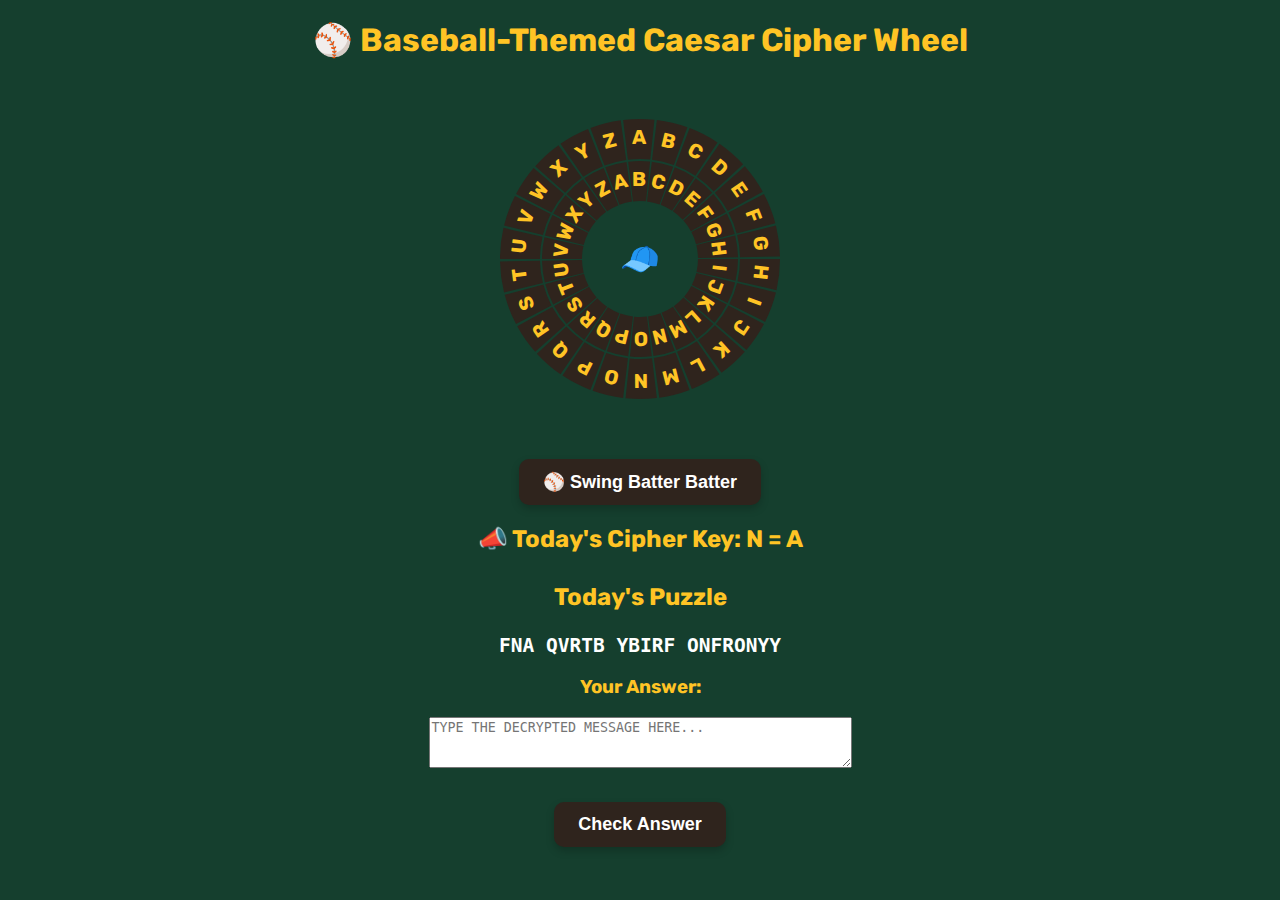
<file: index V1.html>
<!DOCTYPE html>

<html lang="en">
<head>
<meta charset="utf-8"/>
<meta content="width=device-width, initial-scale=1.0" name="viewport"/>
<title>Baseball-Themed Caesar Cipher Wheel</title>
<link href="https://fonts.googleapis.com/css2?family=Rubik&amp;display=swap" rel="stylesheet"/>
<style>
    body {
  background-color: #153f2e  	;   /* light baseball dirt */
  color: #ffc425;              /* dark cleat black */
      text-align: center;
      font-family: 'Rubik', sans-serif;
    fill: #87ceeb; /* sky blue */
    font-weight: bold;
    }

    #svg-container {
      margin: 40px auto;
      width: 320px;
      height: 320px;
      position: relative;
    }

    svg {
      width: 100%;
      height: 100%;
    }

    #emoji-center {
      position: absolute;
      top: 50%;
      left: 50%;
      font-size: 32px;
      transform: translate(-50%, -50%);
      pointer-events: none;
    }

    #inner-ring {
      transition: transform 0.6s ease;
      transform-origin: 140px 140px;
    }

    button {
      margin-top: 30px;
      padding: 12px 24px;
      background: #2f241d;         /* baseball stitching red */
      color: #fff;
      border: none;
      font-size: 18px;
      font-weight: bold;
      cursor: pointer;
      border-radius: 10px;
      box-shadow: 0 4px 8px rgba(0,0,0,0.2);
      font-family: 'Fredoka', sans-serif;
      transition: background 0.3s ease;
    }

    button:hover {
      background: #d4a41c;         /* darker red */
    }
  </style>
</head>
<body><div id="main-content" style="text-align: center;"><h1>⚾ Baseball-Themed Caesar Cipher Wheel</h1><div id="svg-container">
<div id="emoji-center">🧢</div>
<svg height="280" viewbox="0 0 280 280" width="280">
<g id="outer-ring">
<g>
<path d="M 150.83528213499517 35.560559839421515 A 105 105 0 0 0 127.3436485731911 35.765568219704335" fill="none" id="outer-ring-piece-0" stroke="#2f241d" stroke-width="35"></path>
<text transform="rotate(-180, 139.08371377267076, 35.003998078262015)">
<textpath dominant-baseline="middle" fill="#ffc425" font-size="17.5" href="#outer-ring-piece-0" startoffset="50%" text-anchor="middle">A</textpath>
</text>
</g>
<g>
<path d="M 175.51442252832575 41.18843290140801 A 105 105 0 0 0 152.65635142680895 35.765568219704335" fill="none" id="outer-ring-piece-1" stroke="#2f241d" stroke-width="35"></path>
<text transform="rotate(-180, 164.2375273325929, 37.83570942446762)">
<textpath dominant-baseline="middle" fill="#ffc425" font-size="17.5" href="#outer-ring-piece-1" startoffset="50%" text-anchor="middle">B</textpath>
</text>
</g>
<g>
<path d="M 198.12959377398346 52.55887507773208 A 105 105 0 0 0 177.23351313946623 41.823294518031446" fill="none" id="outer-ring-piece-2" stroke="#2f241d" stroke-width="35"></path>
<text transform="rotate(-180, 187.98274390377196, 46.604837986836614)">
<textpath dominant-baseline="middle" fill="#ffc425" font-size="17.5" href="#outer-ring-piece-2" startoffset="50%" text-anchor="middle">C</textpath>
</text>
</g>
<g>
<path d="M 217.36648432197347 69.01107759898147 A 105 105 0 0 0 199.64679840677135 53.58669408116607" fill="none" id="outer-ring-piece-3" stroke="#2f241d" stroke-width="35"></path>
<text transform="rotate(-180, 208.93937780944145, 60.80175388780954)">
<textpath dominant-baseline="middle" fill="#ffc425" font-size="17.5" href="#outer-ring-piece-3" startoffset="50%" text-anchor="middle">D</textpath>
</text>
</g>
<!-- ... continue E to Z ... -->
</g>
<g>
<path d="M 232.10711601689871 89.58889825594409 A 105 105 0 0 0 218.59362855796564 70.37212088471652" fill="none" id="outer-ring-piece-4" stroke="#2f241d" stroke-width="35"></path>
<text transform="rotate(-180, 225.8895056612687, 79.60138397891143)">
<textpath dominant-baseline="middle" fill="#ffc425" font-size="17.5" href="#outer-ring-piece-4" startoffset="50%" text-anchor="middle">E</textpath>
</text>
</g>
<g>
<path d="M 241.49481692466628 113.09642890937198 A 105 105 0 0 0 232.97288269358705 91.2040669354043" fill="none" id="outer-ring-piece-5" stroke="#2f241d" stroke-width="35"></path>
<text transform="rotate(-180, 237.84804763971331, 101.91116209312244)">
<textpath dominant-baseline="middle" fill="#ffc425" font-size="17.5" href="#outer-ring-piece-5" startoffset="50%" text-anchor="middle">F</textpath>
</text>
</g>
<g>
<path d="M 244.9840079914211 138.16749732408522 A 105 105 0 0 0 241.94889082973546 114.87185524980644" fill="none" id="outer-ring-piece-6" stroke="#2f241d" stroke-width="35"></path>
<text transform="rotate(-180, 244.1200167525197, 126.43452501918861)">
<textpath dominant-baseline="middle" fill="#ffc425" font-size="17.5" href="#outer-ring-piece-6" startoffset="50%" text-anchor="middle">G</textpath>
</text>
</g>
<g>
<path d="M 242.37191011505683 163.34506413344644 A 105 105 0 0 0 245 140.00000000000003" fill="none" id="outer-ring-piece-7" stroke="#2f241d" stroke-width="35"></path>
<text transform="rotate(-180, 244.34090895253155, 151.74626404264424)">
<textpath dominant-baseline="middle" fill="#ffc425" font-size="17.5" href="#outer-ring-piece-7" startoffset="50%" text-anchor="middle">H</textpath>
</text>
</g>
<g>
<path d="M 233.81032892955835 187.16590067122718 A 105 105 0 0 0 241.94889082973546 165.12814475019357" fill="none" id="outer-ring-piece-8" stroke="#2f241d" stroke-width="35"></path>
<text transform="rotate(-180, 238.4978867879948, 176.37535289587396)">
<textpath dominant-baseline="middle" fill="#ffc425" font-size="17.5" href="#outer-ring-piece-8" startoffset="50%" text-anchor="middle">I</textpath>
</text>
</g>
<g>
<path d="M 219.7968324133454 208.24562650306953 A 105 105 0 0 0 232.97288269358705 188.79593306459572" fill="none" id="outer-ring-piece-9" stroke="#2f241d" stroke-width="35"></path>
<text transform="rotate(-180, 226.93052546859076, 198.89043845782348)">
<textpath dominant-baseline="middle" fill="#ffc425" font-size="17.5" href="#outer-ring-piece-9" startoffset="50%" text-anchor="middle">J</textpath>
</text>
</g>
<g>
<path d="M 201.14583404695304 225.35916458531256 A 105 105 0 0 0 218.59362855796564 209.62787911528346" fill="none" id="outer-ring-piece-10" stroke="#2f241d" stroke-width="35"></path>
<text transform="rotate(-180, 210.31107798855567, 217.98302579463845)">
<textpath dominant-baseline="middle" fill="#ffc425" font-size="17.5" href="#outer-ring-piece-10" startoffset="50%" text-anchor="middle">K</textpath>
</text>
</g>
<g>
<path d="M 178.9412620618153 237.5119382897962 A 105 105 0 0 0 199.64679840677135 226.41330591883394" fill="none" id="outer-ring-piece-11" stroke="#2f241d" stroke-width="35"></path>
<text transform="rotate(-180, 189.6054062261954, 232.54352312903444)">
<textpath dominant-baseline="middle" fill="#ffc425" font-size="17.5" href="#outer-ring-piece-11" startoffset="50%" text-anchor="middle">L</textpath>
</text>
</g>
<g>
<path d="M 154.4735654713732 243.99767258235096 A 105 105 0 0 0 177.23351313946623 238.17670548196855" fill="none" id="outer-ring-piece-12" stroke="#2f241d" stroke-width="35"></path>
<text transform="rotate(-180, 166.01684856228394, 241.7257272811907)">
<textpath dominant-baseline="middle" fill="#ffc425" font-size="17.5" href="#outer-ring-piece-12" startoffset="50%" text-anchor="middle">M</textpath>
</text>
</g>
<g>
<path d="M 129.1647178650048 244.4394401605785 A 105 105 0 0 0 152.65635142680895 244.23443178029567" fill="none" id="outer-ring-piece-13" stroke="#2f241d" stroke-width="35"></path>
<text transform="rotate(-180, 140.91628622732927, 244.99600192173799)">
<textpath dominant-baseline="middle" fill="#ffc425" font-size="17.5" href="#outer-ring-piece-13" startoffset="50%" text-anchor="middle">N</textpath>
</text>
</g>
<g>
<path d="M 104.48557747167422 238.81156709859198 A 105 105 0 0 0 127.34364857319108 244.23443178029567" fill="none" id="outer-ring-piece-14" stroke="#2f241d" stroke-width="35"></path>
<text transform="rotate(-180, 115.76247266740708, 242.16429057553236)">
<textpath dominant-baseline="middle" fill="#ffc425" font-size="17.5" href="#outer-ring-piece-14" startoffset="50%" text-anchor="middle">O</textpath>
</text>
</g>
<g>
<path d="M 81.87040622601651 227.4411249222679 A 105 105 0 0 0 102.76648686053375 238.17670548196855" fill="none" id="outer-ring-piece-15" stroke="#2f241d" stroke-width="35"></path>
<text transform="rotate(-180, 92.01725609622804, 233.39516201316337)">
<textpath dominant-baseline="middle" fill="#ffc425" font-size="17.5" href="#outer-ring-piece-15" startoffset="50%" text-anchor="middle">P</textpath>
</text>
</g>
<g>
<path d="M 62.63351567802651 210.9889224010185 A 105 105 0 0 0 80.35320159322865 226.41330591883394" fill="none" id="outer-ring-piece-16" stroke="#2f241d" stroke-width="35"></path>
<text transform="rotate(-180, 71.06062219055855, 219.19824611219047)">
<textpath dominant-baseline="middle" fill="#ffc425" font-size="17.5" href="#outer-ring-piece-16" startoffset="50%" text-anchor="middle">Q</textpath>
</text>
</g>
<g>
<path d="M 47.89288398310127 190.4111017440559 A 105 105 0 0 0 61.40637144203437 209.6278791152835" fill="none" id="outer-ring-piece-17" stroke="#2f241d" stroke-width="35"></path>
<text transform="rotate(-180, 54.11049433873133, 200.39861602108857)">
<textpath dominant-baseline="middle" fill="#ffc425" font-size="17.5" href="#outer-ring-piece-17" startoffset="50%" text-anchor="middle">R</textpath>
</text>
</g>
<g>
<path d="M 38.50518307533372 166.90357109062802 A 105 105 0 0 0 47.02711730641299 188.79593306459574" fill="none" id="outer-ring-piece-18" stroke="#2f241d" stroke-width="35"></path>
<text transform="rotate(-180, 42.151952360286685, 178.08883790687756)">
<textpath dominant-baseline="middle" fill="#ffc425" font-size="17.5" href="#outer-ring-piece-18" startoffset="50%" text-anchor="middle">S</textpath>
</text>
</g>
<g>
<path d="M 35.01599200857892 141.83250267591475 A 105 105 0 0 0 38.051109170264525 165.1281447501935" fill="none" id="outer-ring-piece-19" stroke="#2f241d" stroke-width="35"></path>
<text transform="rotate(-180, 35.87998324748031, 153.5654749808114)">
<textpath dominant-baseline="middle" fill="#ffc425" font-size="17.5" href="#outer-ring-piece-19" startoffset="50%" text-anchor="middle">T</textpath>
</text>
</g>
<g>
<path d="M 37.62808988494315 116.65493586655369 A 105 105 0 0 0 35 140" fill="none" id="outer-ring-piece-20" stroke="#2f241d" stroke-width="35"></path>
<text transform="rotate(-180, 35.65909104746842, 128.2537359573558)">
<textpath dominant-baseline="middle" fill="#ffc425" font-size="17.5" href="#outer-ring-piece-20" startoffset="50%" text-anchor="middle">U</textpath>
</text>
</g>
<g>
<path d="M 46.189671070441634 92.83409932877285 A 105 105 0 0 0 38.05110917026454 114.87185524980643" fill="none" id="outer-ring-piece-21" stroke="#2f241d" stroke-width="35"></path>
<text transform="rotate(-180, 41.50211321200524, 103.62464710412604)">
<textpath dominant-baseline="middle" fill="#ffc425" font-size="17.5" href="#outer-ring-piece-21" startoffset="50%" text-anchor="middle">V</textpath>
</text>
</g>
<g>
<path d="M 60.2031675866546 71.75437349693046 A 105 105 0 0 0 47.02711730641299 91.20406693540427" fill="none" id="outer-ring-piece-22" stroke="#2f241d" stroke-width="35"></path>
<text transform="rotate(-180, 53.06947453140927, 81.1095615421765)">
<textpath dominant-baseline="middle" fill="#ffc425" font-size="17.5" href="#outer-ring-piece-22" startoffset="50%" text-anchor="middle">W</textpath>
</text>
</g>
<g>
<path d="M 78.85416595304687 54.64083541468749 A 105 105 0 0 0 61.4063714420344 70.3721208847165" fill="none" id="outer-ring-piece-23" stroke="#2f241d" stroke-width="35"></path>
<text transform="rotate(-180, 69.68892201144435, 62.016974205361564)">
<textpath dominant-baseline="middle" fill="#ffc425" font-size="17.5" href="#outer-ring-piece-23" startoffset="50%" text-anchor="middle">X</textpath>
</text>
</g>
<g>
<path d="M 101.05873793818466 42.48806171020381 A 105 105 0 0 0 80.35320159322862 53.58669408116609" fill="none" id="outer-ring-piece-24" stroke="#2f241d" stroke-width="35"></path>
<text transform="rotate(-180, 90.39459377380456, 47.456476870965574)">
<textpath dominant-baseline="middle" fill="#ffc425" font-size="17.5" href="#outer-ring-piece-24" startoffset="50%" text-anchor="middle">Y</textpath>
</text>
</g>
<g>
<path d="M 125.52643452862684 36.00232741764904 A 105 105 0 0 0 102.76648686053382 41.82329451803142" fill="none" id="outer-ring-piece-25" stroke="#2f241d" stroke-width="35"></path>
<text transform="rotate(-180, 113.9831514377161, 38.2742727188093)">
<textpath dominant-baseline="middle" fill="#ffc425" font-size="17.5" href="#outer-ring-piece-25" startoffset="50%" text-anchor="middle">Z</textpath>
</text>
</g>
<g id="inner-ring" transform="rotate(0, 140, 140)">
<g>
<path d="M 147.04293338774687 72.11436389562398 A 68.25 68.25 0 0 0 131.7733715725742 72.24761934280782" fill="none" id="inner-ring-piece-0" stroke="#2f241d" stroke-width="35"></path>
<text transform="rotate(-180, 139.40441395223598, 71.7525987508703)">
<textpath dominant-baseline="middle" fill="#ffc425" font-size="17.5" href="#inner-ring-piece-0" startoffset="50%" text-anchor="middle">B</textpath>
</text>
</g>
<g>
<path d="M 163.08437464341173 75.7724813859152 A 68.25 68.25 0 0 0 148.22662842742582 72.24761934280782" fill="none" id="inner-ring-piece-1" stroke="#2f241d" stroke-width="35"></path>
<text transform="rotate(-180, 155.75439276618536, 73.59321112590395)">
<textpath dominant-baseline="middle" fill="#ffc425" font-size="17.5" href="#inner-ring-piece-1" startoffset="50%" text-anchor="middle">C</textpath>
</text>
</g>
<g>
<path d="M 177.78423595308925 83.16326880052586 A 68.25 68.25 0 0 0 164.20178354065305 76.18514143672044" fill="none" id="inner-ring-piece-2" stroke="#2f241d" stroke-width="35"></path>
<text transform="rotate(-180, 171.18878353745177, 79.29314469144381)">
<textpath dominant-baseline="middle" fill="#ffc425" font-size="17.5" href="#inner-ring-piece-2" startoffset="50%" text-anchor="middle">D</textpath>
</text>
</g>
<g>
<path d="M 190.28821480928278 93.85720043933796 A 68.25 68.25 0 0 0 178.7704189644014 83.83135115275795" fill="none" id="inner-ring-piece-3" stroke="#2f241d" stroke-width="35"></path>
<text transform="rotate(-180, 184.81059557613693, 88.5211400270762)">
<textpath dominant-baseline="middle" fill="#ffc425" font-size="17.5" href="#inner-ring-piece-3" startoffset="50%" text-anchor="middle">E</textpath>
</text>
</g>
<g>
<path d="M 199.86962541098418 107.23278386636366 A 68.25 68.25 0 0 0 191.08585856267766 94.74187857506573" fill="none" id="inner-ring-piece-4" stroke="#2f241d" stroke-width="35"></path>
<text transform="rotate(-180, 195.82817867982465, 100.74089958629241)">
<textpath dominant-baseline="middle" fill="#ffc425" font-size="17.5" href="#inner-ring-piece-4" startoffset="50%" text-anchor="middle">F</textpath>
</text>
</g>
<g>
<path d="M 205.97163100103307 122.51267879109179 A 68.25 68.25 0 0 0 200.43237375083157 108.2826435080128" fill="none" id="inner-ring-piece-5" stroke="#2f241d" stroke-width="35"></path>
<text transform="rotate(-180, 203.60123096581367, 115.24225536052958)">
<textpath dominant-baseline="middle" fill="#ffc425" font-size="17.5" href="#inner-ring-piece-5" startoffset="50%" text-anchor="middle">G</textpath>
</text>
</g>
<g>
<path d="M 208.2396051944237 138.8088732606554 A 68.25 68.25 0 0 0 206.26677903932804 123.6667059123742" fill="none" id="inner-ring-piece-6" stroke="#2f241d" stroke-width="35"></path>
<text transform="rotate(-180, 207.6780108891378, 131.1824412624726)">
<textpath dominant-baseline="middle" fill="#ffc425" font-size="17.5" href="#inner-ring-piece-6" startoffset="50%" text-anchor="middle">H</textpath>
</text>
</g>
<g>
<path d="M 206.54174157478695 155.1742916867402 A 68.25 68.25 0 0 0 208.25 140.00000000000003" fill="none" id="inner-ring-piece-7" stroke="#2f241d" stroke-width="35"></path>
<text transform="rotate(-180, 207.8215908191455, 147.63507162771876)">
<textpath dominant-baseline="middle" fill="#ffc425" font-size="17.5" href="#inner-ring-piece-7" startoffset="50%" text-anchor="middle">I</textpath>
</text>
</g>
<g>
<path d="M 200.97671380421292 170.65783543629766 A 68.25 68.25 0 0 0 206.26677903932804 156.33329408762583" fill="none" id="inner-ring-piece-8" stroke="#2f241d" stroke-width="35"></path>
<text transform="rotate(-180, 204.02362641219662, 163.64397938231807)">
<textpath dominant-baseline="middle" fill="#ffc425" font-size="17.5" href="#inner-ring-piece-8" startoffset="50%" text-anchor="middle">J</textpath>
</text>
</g>
<g>
<path d="M 191.86794106867453 184.35965722699518 A 68.25 68.25 0 0 0 200.43237375083157 171.7173564919872" fill="none" id="inner-ring-piece-9" stroke="#2f241d" stroke-width="35"></path>
<text transform="rotate(-180, 196.504841554584, 178.27878499758526)">
<textpath dominant-baseline="middle" fill="#ffc425" font-size="17.5" href="#inner-ring-piece-9" startoffset="50%" text-anchor="middle">K</textpath>
</text>
</g>
<g>
<path d="M 179.7447921305195 195.48345698045316 A 68.25 68.25 0 0 0 191.08585856267769 185.25812142493425" fill="none" id="inner-ring-piece-10" stroke="#2f241d" stroke-width="35"></path>
<text transform="rotate(-180, 185.70220069256118, 190.688966766515)">
<textpath dominant-baseline="middle" fill="#ffc425" font-size="17.5" href="#inner-ring-piece-10" startoffset="50%" text-anchor="middle">L</textpath>
</text>
</g>
<g>
<path d="M 165.31182034017993 203.38275988836753 A 68.25 68.25 0 0 0 178.7704189644014 196.16864884724205" fill="none" id="inner-ring-piece-11" stroke="#2f241d" stroke-width="35"></path>
<text transform="rotate(-180, 172.24351404702702, 200.1532900338724)">
<textpath dominant-baseline="middle" fill="#ffc425" font-size="17.5" href="#inner-ring-piece-11" startoffset="50%" text-anchor="middle">M</textpath>
</text>
</g>
<g>
<path d="M 149.4078175563926 207.59848717852813 A 68.25 68.25 0 0 0 164.20178354065305 203.81485856327956" fill="none" id="inner-ring-piece-12" stroke="#2f241d" stroke-width="35"></path>
<text transform="rotate(-180, 156.91095156548457, 206.12172273277395)">
<textpath dominant-baseline="middle" fill="#ffc425" font-size="17.5" href="#inner-ring-piece-12" startoffset="50%" text-anchor="middle">N</textpath>
</text>
</g>
<g>
<path d="M 132.95706661225313 207.885636104376 A 68.25 68.25 0 0 0 148.22662842742582 207.7523806571922" fill="none" id="inner-ring-piece-13" stroke="#2f241d" stroke-width="35"></path>
<text transform="rotate(-180, 140.59558604776402, 208.2474012491297)">
<textpath dominant-baseline="middle" fill="#ffc425" font-size="17.5" href="#inner-ring-piece-13" startoffset="50%" text-anchor="middle">O</textpath>
</text>
</g>
<g>
<path d="M 116.91562535658824 204.2275186140848 A 68.25 68.25 0 0 0 131.7733715725742 207.7523806571922" fill="none" id="inner-ring-piece-14" stroke="#2f241d" stroke-width="35"></path>
<text transform="rotate(-180, 124.24560723381461, 206.40678887409604)">
<textpath dominant-baseline="middle" fill="#ffc425" font-size="17.5" href="#inner-ring-piece-14" startoffset="50%" text-anchor="middle">P</textpath>
</text>
</g>
<g>
<path d="M 102.21576404691072 196.83673119947412 A 68.25 68.25 0 0 0 115.79821645934695 203.81485856327956" fill="none" id="inner-ring-piece-15" stroke="#2f241d" stroke-width="35"></path>
<text transform="rotate(-180, 108.81121646254823, 200.7068553085562)">
<textpath dominant-baseline="middle" fill="#ffc425" font-size="17.5" href="#inner-ring-piece-15" startoffset="50%" text-anchor="middle">Q</textpath>
</text>
</g>
<g>
<path d="M 89.71178519071722 186.14279956066204 A 68.25 68.25 0 0 0 101.22958103559861 196.16864884724205" fill="none" id="inner-ring-piece-16" stroke="#2f241d" stroke-width="35"></path>
<text transform="rotate(-180, 95.18940442386305, 191.4788599729238)">
<textpath dominant-baseline="middle" fill="#ffc425" font-size="17.5" href="#inner-ring-piece-16" startoffset="50%" text-anchor="middle">R</textpath>
</text>
</g>
<g>
<path d="M 80.13037458901582 172.76721613363634 A 68.25 68.25 0 0 0 88.91414143732234 185.25812142493427" fill="none" id="inner-ring-piece-17" stroke="#2f241d" stroke-width="35"></path>
<text transform="rotate(-180, 84.17182132017537, 179.25910041370759)">
<textpath dominant-baseline="middle" fill="#ffc425" font-size="17.5" href="#inner-ring-piece-17" startoffset="50%" text-anchor="middle">S</textpath>
</text>
</g>
<g>
<path d="M 74.02836899896691 157.4873212089082 A 68.25 68.25 0 0 0 79.56762624916846 171.71735649198723" fill="none" id="inner-ring-piece-18" stroke="#2f241d" stroke-width="35"></path>
<text transform="rotate(-180, 76.39876903418634, 164.75774463947042)">
<textpath dominant-baseline="middle" fill="#ffc425" font-size="17.5" href="#inner-ring-piece-18" startoffset="50%" text-anchor="middle">T</textpath>
</text>
</g>
<g>
<path d="M 71.7603948055763 141.19112673934458 A 68.25 68.25 0 0 0 73.73322096067194 156.33329408762577" fill="none" id="inner-ring-piece-19" stroke="#2f241d" stroke-width="35"></path>
<text transform="rotate(-180, 72.3219891108622, 148.8175587375274)">
<textpath dominant-baseline="middle" fill="#ffc425" font-size="17.5" href="#inner-ring-piece-19" startoffset="50%" text-anchor="middle">U</textpath>
</text>
</g>
<g>
<path d="M 73.45825842521305 124.8257083132599 A 68.25 68.25 0 0 0 71.75 140" fill="none" id="inner-ring-piece-20" stroke="#2f241d" stroke-width="35"></path>
<text transform="rotate(-180, 72.17840918085447, 132.36492837228127)">
<textpath dominant-baseline="middle" fill="#ffc425" font-size="17.5" href="#inner-ring-piece-20" startoffset="50%" text-anchor="middle">V</textpath>
</text>
</g>
<g>
<path d="M 79.02328619578707 109.34216456370234 A 68.25 68.25 0 0 0 73.73322096067196 123.66670591237417" fill="none" id="inner-ring-piece-21" stroke="#2f241d" stroke-width="35"></path>
<text transform="rotate(-180, 75.97637358780341, 116.35602061768193)">
<textpath dominant-baseline="middle" fill="#ffc425" font-size="17.5" href="#inner-ring-piece-21" startoffset="50%" text-anchor="middle">W</textpath>
</text>
</g>
<g>
<path d="M 88.1320589313255 95.64034277300479 A 68.25 68.25 0 0 0 79.56762624916844 108.28264350801277" fill="none" id="inner-ring-piece-22" stroke="#2f241d" stroke-width="35"></path>
<text transform="rotate(-180, 83.49515844541602, 101.72121500241471)">
<textpath dominant-baseline="middle" fill="#ffc425" font-size="17.5" href="#inner-ring-piece-22" startoffset="50%" text-anchor="middle">X</textpath>
</text>
</g>
<g>
<path d="M 100.25520786948047 84.51654301954687 A 68.25 68.25 0 0 0 88.91414143732236 94.74187857506573" fill="none" id="inner-ring-piece-23" stroke="#2f241d" stroke-width="35"></path>
<text transform="rotate(-180, 94.29779930743882, 89.31103323348502)">
<textpath dominant-baseline="middle" fill="#ffc425" font-size="17.5" href="#inner-ring-piece-23" startoffset="50%" text-anchor="middle">Y</textpath>
</text>
</g>
<g>
<path d="M 114.68817965982004 76.61724011163247 A 68.25 68.25 0 0 0 101.22958103559861 83.83135115275795" fill="none" id="inner-ring-piece-24" stroke="#2f241d" stroke-width="35"></path>
<text transform="rotate(-180, 107.75648595297295, 79.84670996612763)">
<textpath dominant-baseline="middle" fill="#ffc425" font-size="17.5" href="#inner-ring-piece-24" startoffset="50%" text-anchor="middle">Z</textpath>
</text>
</g>
<g>
<path d="M 130.59218244360744 72.40151282147187 A 68.25 68.25 0 0 0 115.79821645934697 76.18514143672041" fill="none" id="inner-ring-piece-25" stroke="#2f241d" stroke-width="35"></path>
<text transform="rotate(-180, 123.08904843451546, 73.87827726722604)">
<textpath dominant-baseline="middle" fill="#ffc425" font-size="17.5" href="#inner-ring-piece-25" startoffset="50%" text-anchor="middle">A</textpath>
</text>
</g>
</g>
</svg>
</div>
<button onclick="rotateRing()" style="margin-top: 5px; display: block; margin-left: auto; margin-right: auto;">⚾ Swing Batter Batter</button><h2 id="cipher-key" style="color: #ffc425; text-align: center;">🧩 Today's Cipher: ?</h2><div id="puzzle-section" style="margin-top: 30px; text-align: center; color: #ffc425;">
<h2 style="margin-bottom: 4px;">Today's Puzzle</h2>
<p id="daily-puzzle" style="margin-top: 0;"></p>

<p id="encrypted-puzzle"></p>
<h3>Your Answer:</h3>
<textarea cols="50" id="user-answer" placeholder="Type the decrypted message here..." rows="3" style="text-transform: uppercase;"></textarea><br/>
<button onclick="checkAnswer()">Check Answer</button>
<p id="feedback" style="margin-top: 10px;"></p>
</div></div>

<script>
function rotateRing() {
    const ring = document.getElementById('inner-ring');
    const currentTransform = ring.getAttribute('transform') || "rotate(0, 0, 0)";
    const currentAngle = parseFloat(currentTransform.match(/rotate\(([-\d.]+),/)[1]) || 0;
    const newAngle = currentAngle + (360 / 26);
    ring.setAttribute('transform', `rotate(${newAngle}, 0, 0)`);
}	
   
function getDailyKey() {
  const today = new Date().toISOString().slice(0, 10);
  let hash = 0;
  for (let i = 0; i < today.length; i++) {
    hash = today.charCodeAt(i) + ((hash << 5) - hash);
  }
  return (hash % 25) + 1; // Caesar shift 1-25
}

function displayCipherKey() {
  const shift = getDailyKey();
  const from = String.fromCharCode(((65 + shift - 65) % 26) + 65); // wrap A-Z
  document.getElementById('cipher-key').textContent = `📣 Today's Cipher Key: ${from} = A`;
}

function caesarEncrypt(text, shift) {
  return text.split('').map(c => {
    if (c >= 'A' && c <= 'Z') {
      return String.fromCharCode((c.charCodeAt(0) - 65 + shift) % 26 + 65);
    }
    return c;
  }).join('');
}

function displayPuzzle() {
  const shift = getDailyKey();
  const puzzles = [
    'PETCO PARK OPENED IN TWO THOUSAND FOUR',
    'THE SWINGING FRIAR USED TO BE IN THE STANDS WITH FANS',
    'THE PADRES WERE FOUNDED IN NINETEEN SIXTY NINE',
    "THE SWINGING FRIAR IS ONE OF MLB'S FEW HUMAN MASCOTS",
    'SAN DIEGO LOVES BASEBALL'
  ];
  const day = new Date().getDay(); // 0 = Sunday

if (day >= 1 && day <= 5) {
  const puzzle = caesarEncrypt(puzzles[day - 1], shift);
  document.getElementById('daily-puzzle').innerHTML =
    `<br><code style="font-size: 1.5em; color: white;">${puzzle}</code>`;
} else {
  document.getElementById('daily-puzzle').innerHTML =
    "Come back Monday to Friday for a new cipher puzzle!";
}

}
window.onload = function () {
  displayCipherKey();
  displayPuzzle();
};
function checkAnswer() {
  const input = document.getElementById('user-answer').value.trim().toUpperCase();
  const shift = getDailyKey();
  const puzzles = [
    'PETCO PARK OPENED IN TWO THOUSAND FOUR',
    'THE SWINGING FRIAR USED TO BE IN THE STANDS WITH FANS',
    'THE PADRES WERE FOUNDED IN NINETEEN SIXTY NINE',
    "THE SWINGING FRIAR IS ONE OF MLB'S FEW HUMAN MASCOTS",
    'SAN DIEGO LOVES BASEBALL'
  ];
  const today = new Date().getDay(); // 0 = Sunday
  const successMessages = [
    "💥 It’s outta here! Home run!",
    "📣 The crowd goes wild! You nailed it!",
    "🧢 Atta kid! Great read on that cipher.",
    "⚾ Like Tony Gwynn in the clutch — perfect!",
    "🕵️‍♂️ Cipher cracked. The Friar approves."
  ];

  if (today >= 1 && today <= 5) {
    const correct = puzzles[today - 1];
    if (input === correct) {
	document.getElementById('cheer-sound').play();
      const randomSuccess = successMessages[Math.floor(Math.random() * successMessages.length)];
      document.getElementById('feedback').innerHTML = randomSuccess;
      document.getElementById('feedback').style.color = "#ffffff";
	  //document.getElementById('feedback').style.fontFamily = "'Bangers', cursive";
    } else {
      document.getElementById('feedback').textContent = "❌ Not quite. Try again!";
      document.getElementById('feedback').style.color = "#c0392b";
    }
  } else {
    document.getElementById('feedback').textContent = "No puzzle today — come back Monday through Friday!";
  }
}

  
</script>
 <audio id="cheer-sound" preload="auto" style="display:none;">
  <source src="[data-uri]" type="audio/mpeg">
  Your browser does not support the audio element.
</audio>
</body>
</html>
</file>
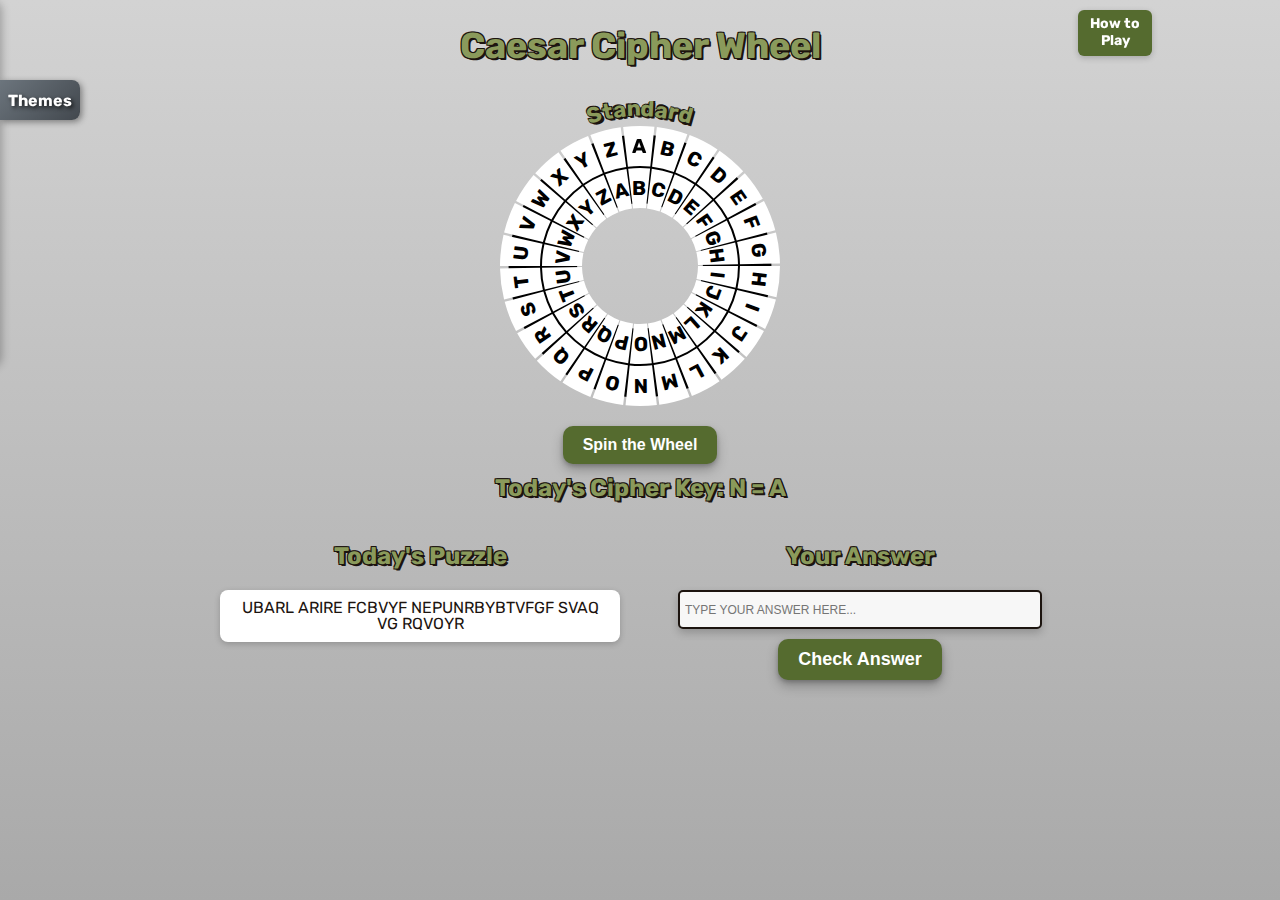
<file: index V5.html>
<!DOCTYPE html>
<html lang="en">
<head>
  <meta charset="UTF-8" />
  <meta name="viewport" content="width=device-width, initial-scale=1.0" />
  <title>Caesar Cipher Wheel</title>
  <link rel="stylesheet" href="style.css" />
  <link href="https://fonts.googleapis.com/css2?family=Rubik&display=swap" rel="stylesheet">
<link href="https://fonts.googleapis.com/css2?family=Rock+Salt&display=swap" rel="stylesheet">
</head>
<body>
  <div id="main-content">
<div class="title-wrapper">
  <h1>Caesar Cipher Wheel</h1>
  <button id="info-btn" title="How to play?">How to<br>Play</button>
</div>

<div class="svg-curve">
  <svg width="280" height="80">
    <path id="curve" d="M10,70 Q140,-40 270,70" fill="transparent"/>
    <text class="curved-title">
      <textPath href="#curve" startOffset="50%" text-anchor="middle">
        Standard
      </textPath>
    </text>
  </svg>
</div>

    <div class="container">
      <div class="svg-wrapper">
        <div id="emoji-center"></div>
        
<svg height="280" width="280" viewBox="0 0 280 280" xmlns="http://www.w3.org/2000/svg">
  <defs>
    <!-- Donut mask -->
    <mask id="donut-mask">
      <rect width="100%" height="100%" fill="white" />
      <circle cx="140" cy="140" r="55" fill="black" />
    </mask>
  </defs>

  <!-- Background circle with center hole -->
  <circle cx="140" cy="140" r="115" fill="black" mask="url(#donut-mask)" />
          <!-- SVG content stays here (outer ring + inner ring with letters) -->
		<g class="outer-ring">
        <path d="M 150.83528213499517 35.560559839421515 A 105 105 0 0 0 127.3436485731911 35.765568219704335" id="outer-ring-piece-0" class="ring-path">
        </path>
        <text transform="rotate(-180, 139.08371377267076, 35.003998078262015)" filter="url(#rock-fill)">
         <textPath class="outer-ring-text"  href="#outer-ring-piece-0" startoffset="50%">
          A
         </textpath>
        </text>
       </g>
       <g class="outer-ring">
        <path d="M 175.51442252832575 41.18843290140801 A 105 105 0 0 0 152.65635142680895 35.765568219704335" id="outer-ring-piece-1" class="ring-path">
        </path>
        <text transform="rotate(-180, 164.2375273325929, 37.83570942446762)">
         <textPath class="outer-ring-text" href="#outer-ring-piece-1" startoffset="50%">
          B
         </textpath>
        </text>
       </g>
       <g class="outer-ring">
        <path d="M 198.12959377398346 52.55887507773208 A 105 105 0 0 0 177.23351313946623 41.823294518031446" id="outer-ring-piece-2" class="ring-path">
        </path>
        <text transform="rotate(-180, 187.98274390377196, 46.604837986836614)">
         <textPath class="outer-ring-text" href="#outer-ring-piece-2" startoffset="50%">
          C
         </textpath>
        </text>
       </g>
       <g class="outer-ring">
        <path d="M 217.36648432197347 69.01107759898147 A 105 105 0 0 0 199.64679840677135 53.58669408116607" id="outer-ring-piece-3" class="ring-path">
        </path>
        <text transform="rotate(-180, 208.93937780944145, 60.80175388780954)">
         <textPath class="outer-ring-text" href="#outer-ring-piece-3" startoffset="50%">
          D
         </textpath>
        </text>
       </g>
       <g class="outer-ring">
        <path d="M 232.10711601689871 89.58889825594409 A 105 105 0 0 0 218.59362855796564 70.37212088471652" id="outer-ring-piece-4" class="ring-path">
        </path>
        <text transform="rotate(-180, 225.8895056612687, 79.60138397891143)">
         <textPath class="outer-ring-text" href="#outer-ring-piece-4" startoffset="50%">
          E
         </textpath>
        </text>
       </g>
       <g class="outer-ring">
        <path d="M 241.49481692466628 113.09642890937198 A 105 105 0 0 0 232.97288269358705 91.2040669354043" id="outer-ring-piece-5" class="ring-path">
        </path>
        <text transform="rotate(-180, 237.84804763971331, 101.91116209312244)">
         <textPath class="outer-ring-text" href="#outer-ring-piece-5" startoffset="50%">
          F
         </textpath>
        </text>
       </g>
       <g class="outer-ring">
        <path d="M 244.9840079914211 138.16749732408522 A 105 105 0 0 0 241.94889082973546 114.87185524980644" id="outer-ring-piece-6" class="ring-path">
        </path>
        <text transform="rotate(-180, 244.1200167525197, 126.43452501918861)">
         <textPath class="outer-ring-text" href="#outer-ring-piece-6" startoffset="50%">
          G
         </textpath>
        </text>
       </g>
       <g class="outer-ring">
        <path d="M 242.37191011505683 163.34506413344644 A 105 105 0 0 0 245 140.00000000000003" id="outer-ring-piece-7" class="ring-path">
        </path>
        <text transform="rotate(-180, 244.34090895253155, 151.74626404264424)">
         <textPath class="outer-ring-text" href="#outer-ring-piece-7" startoffset="50%">
          H
         </textpath>
        </text>
       </g>
       <g class="outer-ring">
        <path d="M 233.81032892955835 187.16590067122718 A 105 105 0 0 0 241.94889082973546 165.12814475019357" id="outer-ring-piece-8" class="ring-path">
        </path>
        <text transform="rotate(-180, 238.4978867879948, 176.37535289587396)">
         <textPath class="outer-ring-text" href="#outer-ring-piece-8" startoffset="50%">
          I
         </textpath>
        </text>
       </g>
       <g class="outer-ring">
        <path d="M 219.7968324133454 208.24562650306953 A 105 105 0 0 0 232.97288269358705 188.79593306459572" id="outer-ring-piece-9" class="ring-path">
        </path>
        <text transform="rotate(-180, 226.93052546859076, 198.89043845782348)">
         <textPath class="outer-ring-text" href="#outer-ring-piece-9" startoffset="50%">
          J
         </textpath>
        </text>
       </g>
       <g class="outer-ring">
        <path d="M 201.14583404695304 225.35916458531256 A 105 105 0 0 0 218.59362855796564 209.62787911528346" id="outer-ring-piece-10" class="ring-path">
        </path>
        <text transform="rotate(-180, 210.31107798855567, 217.98302579463845)">
         <textPath class="outer-ring-text" href="#outer-ring-piece-10" startoffset="50%">
          K
         </textpath>
        </text>
       </g>
       <g class="outer-ring">
        <path d="M 178.9412620618153 237.5119382897962 A 105 105 0 0 0 199.64679840677135 226.41330591883394" id="outer-ring-piece-11" class="ring-path">
        </path>
        <text transform="rotate(-180, 189.6054062261954, 232.54352312903444)">
         <textPath class="outer-ring-text" href="#outer-ring-piece-11" startoffset="50%">
          L
         </textpath>
        </text>
       </g>
       <g class="outer-ring">
        <path d="M 154.4735654713732 243.99767258235096 A 105 105 0 0 0 177.23351313946623 238.17670548196855" id="outer-ring-piece-12" class="ring-path">
        </path>
        <text transform="rotate(-180, 166.01684856228394, 241.7257272811907)">
         <textPath class="outer-ring-text" href="#outer-ring-piece-12" startoffset="50%">
          M
         </textpath>
        </text>
       </g>
       <g class="outer-ring">
        <path d="M 129.1647178650048 244.4394401605785 A 105 105 0 0 0 152.65635142680895 244.23443178029567" id="outer-ring-piece-13" class="ring-path">
        </path>
        <text transform="rotate(-180, 140.91628622732927, 244.99600192173799)">
         <textPath class="outer-ring-text" href="#outer-ring-piece-13" startoffset="50%">
          N
         </textpath>
        </text>
       </g>
       <g class="outer-ring">
        <path d="M 104.48557747167422 238.81156709859198 A 105 105 0 0 0 127.34364857319108 244.23443178029567" id="outer-ring-piece-14" class="ring-path">
        </path>
        <text transform="rotate(-180, 115.76247266740708, 242.16429057553236)">
         <textPath class="outer-ring-text" href="#outer-ring-piece-14" startoffset="50%">
          O
         </textpath>
        </text>
       </g>
       <g class="outer-ring">
        <path d="M 81.87040622601651 227.4411249222679 A 105 105 0 0 0 102.76648686053375 238.17670548196855" id="outer-ring-piece-15" class="ring-path">
        </path>
        <text transform="rotate(-180, 92.01725609622804, 233.39516201316337)">
         <textPath class="outer-ring-text" href="#outer-ring-piece-15" startoffset="50%">
          P
         </textpath>
        </text>
       </g>
       <g class="outer-ring">
        <path d="M 62.63351567802651 210.9889224010185 A 105 105 0 0 0 80.35320159322865 226.41330591883394" id="outer-ring-piece-16" class="ring-path">
        </path>
        <text transform="rotate(-180, 71.06062219055855, 219.19824611219047)">
         <textPath class="outer-ring-text" href="#outer-ring-piece-16" startoffset="50%">
          Q
         </textpath>
        </text>
       </g>
       <g class="outer-ring">
        <path d="M 47.89288398310127 190.4111017440559 A 105 105 0 0 0 61.40637144203437 209.6278791152835" id="outer-ring-piece-17" class="ring-path">
        </path>
        <text transform="rotate(-180, 54.11049433873133, 200.39861602108857)">
         <textPath class="outer-ring-text" href="#outer-ring-piece-17" startoffset="50%">
          R
         </textpath>
        </text>
       </g>
       <g class="outer-ring">
        <path d="M 38.50518307533372 166.90357109062802 A 105 105 0 0 0 47.02711730641299 188.79593306459574" id="outer-ring-piece-18" class="ring-path">
        </path>
        <text transform="rotate(-180, 42.151952360286685, 178.08883790687756)">
         <textPath class="outer-ring-text" href="#outer-ring-piece-18" startoffset="50%">
          S
         </textpath>
        </text>
       </g>
       <g class="outer-ring">
        <path d="M 35.01599200857892 141.83250267591475 A 105 105 0 0 0 38.051109170264525 165.1281447501935" id="outer-ring-piece-19" class="ring-path">
        </path>
        <text transform="rotate(-180, 35.87998324748031, 153.5654749808114)">
         <textPath class="outer-ring-text" href="#outer-ring-piece-19" startoffset="50%">
          T
         </textpath>
        </text>
       </g>
       <g class="outer-ring">
        <path d="M 37.62808988494315 116.65493586655369 A 105 105 0 0 0 35 140" id="outer-ring-piece-20" class="ring-path">
        </path>
        <text transform="rotate(-180, 35.65909104746842, 128.2537359573558)">
         <textPath class="outer-ring-text" href="#outer-ring-piece-20" startoffset="50%">
          U
         </textpath>
        </text>
       </g>
       <g class="outer-ring">
        <path d="M 46.189671070441634 92.83409932877285 A 105 105 0 0 0 38.05110917026454 114.87185524980643" id="outer-ring-piece-21" class="ring-path">
        </path>
        <text transform="rotate(-180, 41.50211321200524, 103.62464710412604)">
         <textPath class="outer-ring-text" href="#outer-ring-piece-21" startoffset="50%">
          V
         </textpath>
        </text>
       </g>
       <g class="outer-ring">
        <path d="M 60.2031675866546 71.75437349693046 A 105 105 0 0 0 47.02711730641299 91.20406693540427" id="outer-ring-piece-22" class="ring-path">
        </path>
        <text transform="rotate(-180, 53.06947453140927, 81.1095615421765)">
         <textPath class="outer-ring-text" href="#outer-ring-piece-22" startoffset="50%">
          W
         </textpath>
        </text>
       </g>
       <g class="outer-ring">
        <path d="M 78.85416595304687 54.64083541468749 A 105 105 0 0 0 61.4063714420344 70.3721208847165" id="outer-ring-piece-23" class="ring-path">
        </path>
        <text transform="rotate(-180, 69.68892201144435, 62.016974205361564)">
         <textPath class="outer-ring-text" href="#outer-ring-piece-23" startoffset="50%">
          X
         </textpath>
        </text>
       </g>
       <g class="outer-ring">
        <path d="M 101.05873793818466 42.48806171020381 A 105 105 0 0 0 80.35320159322862 53.58669408116609" id="outer-ring-piece-24" class="ring-path">
        </path>
        <text transform="rotate(-180, 90.39459377380456, 47.456476870965574)">
         <textPath class="outer-ring-text" href="#outer-ring-piece-24" startoffset="50%">
          Y
         </textpath>
        </text>
       </g>
       <g class="outer-ring">
        <path d="M 125.52643452862684 36.00232741764904 A 105 105 0 0 0 102.76648686053382 41.82329451803142" id="outer-ring-piece-25" class="ring-path">
        </path>
        <text transform="rotate(-180, 113.9831514377161, 38.2742727188093)">
         <textPath class="outer-ring-text" href="#outer-ring-piece-25" startoffset="50%">
          Z
         </textpath>
        </text>
       </g>
       <g id="inner-ring" transform="rotate(0, 140, 140)">
        <g class="inner-ring-segment">
         <path d="M 147.04293338774687 72.11436389562398 A 68.25 68.25 0 0 0 131.7733715725742 72.24761934280782" id="inner-ring-piece-0" class="ring-path">
         </path>
         <text transform="rotate(-180, 139.40441395223598, 71.7525987508703)">
          <textPath class="inner-ring-text" href="#inner-ring-piece-0" startoffset="50%">
           B
          </textpath>
         </text>
        </g>
        <g class="inner-ring-segment">
         <path d="M 163.08437464341173 75.7724813859152 A 68.25 68.25 0 0 0 148.22662842742582 72.24761934280782" id="inner-ring-piece-1" class="ring-path">
         </path>
         <text transform="rotate(-180, 155.75439276618536, 73.59321112590395)">
          <textPath class="inner-ring-text" href="#inner-ring-piece-1" startoffset="50%">
           C
          </textpath>
         </text>
        </g>
        <g class="inner-ring-segment">
         <path d="M 177.78423595308925 83.16326880052586 A 68.25 68.25 0 0 0 164.20178354065305 76.18514143672044" id="inner-ring-piece-2" class="ring-path">
         </path>
         <text transform="rotate(-180, 171.18878353745177, 79.29314469144381)">
          <textPath class="inner-ring-text" href="#inner-ring-piece-2" startoffset="50%">
           D
          </textpath>
         </text>
        </g>
        <g class="inner-ring-segment">
         <path d="M 190.28821480928278 93.85720043933796 A 68.25 68.25 0 0 0 178.7704189644014 83.83135115275795" id="inner-ring-piece-3" class="ring-path">
         </path>
         <text transform="rotate(-180, 184.81059557613693, 88.5211400270762)">
          <textPath class="inner-ring-text" href="#inner-ring-piece-3" startoffset="50%">
           E
          </textpath>
         </text>
        </g>
        <g class="inner-ring-segment">
         <path d="M 199.86962541098418 107.23278386636366 A 68.25 68.25 0 0 0 191.08585856267766 94.74187857506573" id="inner-ring-piece-4" class="ring-path">
         </path>
         <text transform="rotate(-180, 195.82817867982465, 100.74089958629241)">
          <textPath class="inner-ring-text" href="#inner-ring-piece-4" startoffset="50%">
           F
          </textpath>
         </text>
        </g>
        <g class="inner-ring-segment">
         <path d="M 205.97163100103307 122.51267879109179 A 68.25 68.25 0 0 0 200.43237375083157 108.2826435080128" id="inner-ring-piece-5" class="ring-path">
         </path>
         <text transform="rotate(-180, 203.60123096581367, 115.24225536052958)">
          <textPath class="inner-ring-text" href="#inner-ring-piece-5" startoffset="50%">
           G
          </textpath>
         </text>
        </g>
        <g class="inner-ring-segment">
         <path d="M 208.2396051944237 138.8088732606554 A 68.25 68.25 0 0 0 206.26677903932804 123.6667059123742" id="inner-ring-piece-6" class="ring-path">
         </path>
         <text transform="rotate(-180, 207.6780108891378, 131.1824412624726)">
          <textPath class="inner-ring-text" href="#inner-ring-piece-6" startoffset="50%">
           H
          </textpath>
         </text>
        </g>
        <g class="inner-ring-segment">
         <path d="M 206.54174157478695 155.1742916867402 A 68.25 68.25 0 0 0 208.25 140.00000000000003" id="inner-ring-piece-7" class="ring-path">
         </path>
         <text transform="rotate(-180, 207.8215908191455, 147.63507162771876)">
          <textPath class="inner-ring-text" href="#inner-ring-piece-7" startoffset="50%">
           I
          </textpath>
         </text>
        </g>
        <g class="inner-ring-segment">
         <path d="M 200.97671380421292 170.65783543629766 A 68.25 68.25 0 0 0 206.26677903932804 156.33329408762583" id="inner-ring-piece-8" class="ring-path">
         </path>
         <text transform="rotate(-180, 204.02362641219662, 163.64397938231807)">
          <textPath class="inner-ring-text" href="#inner-ring-piece-8" startoffset="50%">
           J
          </textpath>
         </text>
        </g>
        <g class="inner-ring-segment">
         <path d="M 191.86794106867453 184.35965722699518 A 68.25 68.25 0 0 0 200.43237375083157 171.7173564919872" id="inner-ring-piece-9" class="ring-path">
         </path>
         <text transform="rotate(-180, 196.504841554584, 178.27878499758526)">
          <textPath class="inner-ring-text" href="#inner-ring-piece-9" startoffset="50%">
           K
          </textpath>
         </text>
        </g>
        <g class="inner-ring-segment">
         <path d="M 179.7447921305195 195.48345698045316 A 68.25 68.25 0 0 0 191.08585856267769 185.25812142493425" id="inner-ring-piece-10" class="ring-path">
         </path>
         <text transform="rotate(-180, 185.70220069256118, 190.688966766515)">
          <textPath class="inner-ring-text" href="#inner-ring-piece-10" startoffset="50%">
           L
          </textpath>
         </text>
        </g>
        <g class="inner-ring-segment">
         <path d="M 165.31182034017993 203.38275988836753 A 68.25 68.25 0 0 0 178.7704189644014 196.16864884724205" id="inner-ring-piece-11" class="ring-path">
         </path>
         <text transform="rotate(-180, 172.24351404702702, 200.1532900338724)">
          <textPath class="inner-ring-text" href="#inner-ring-piece-11" startoffset="50%">
           M
          </textpath>
         </text>
        </g>
        <g class="inner-ring-segment">
         <path d="M 149.4078175563926 207.59848717852813 A 68.25 68.25 0 0 0 164.20178354065305 203.81485856327956" id="inner-ring-piece-12" class="ring-path">
         </path>
         <text transform="rotate(-180, 156.91095156548457, 206.12172273277395)">
          <textPath class="inner-ring-text" href="#inner-ring-piece-12" startoffset="50%">
           N
          </textpath>
         </text>
        </g>
        <g class="inner-ring-segment">
         <path d="M 132.95706661225313 207.885636104376 A 68.25 68.25 0 0 0 148.22662842742582 207.7523806571922" id="inner-ring-piece-13" class="ring-path">
         </path>
         <text transform="rotate(-180, 140.59558604776402, 208.2474012491297)">
          <textPath class="inner-ring-text" href="#inner-ring-piece-13" startoffset="50%">
           O
          </textpath>
         </text>
        </g>
        <g class="inner-ring-segment">
         <path d="M 116.91562535658824 204.2275186140848 A 68.25 68.25 0 0 0 131.7733715725742 207.7523806571922" id="inner-ring-piece-14" class="ring-path">
         </path>
         <text transform="rotate(-180, 124.24560723381461, 206.40678887409604)">
          <textPath class="inner-ring-text" href="#inner-ring-piece-14" startoffset="50%">
           P
          </textpath>
         </text>
        </g>
        <g class="inner-ring-segment">
         <path d="M 102.21576404691072 196.83673119947412 A 68.25 68.25 0 0 0 115.79821645934695 203.81485856327956" id="inner-ring-piece-15" class="ring-path">
         </path>
         <text transform="rotate(-180, 108.81121646254823, 200.7068553085562)">
          <textPath class="inner-ring-text" href="#inner-ring-piece-15" startoffset="50%">
           Q
          </textpath>
         </text>
        </g>
        <g class="inner-ring-segment">
         <path d="M 89.71178519071722 186.14279956066204 A 68.25 68.25 0 0 0 101.22958103559861 196.16864884724205" id="inner-ring-piece-16" class="ring-path">
         </path>
         <text transform="rotate(-180, 95.18940442386305, 191.4788599729238)">
          <textPath class="inner-ring-text" href="#inner-ring-piece-16" startoffset="50%">
           R
          </textpath>
         </text>
        </g>
        <g class="inner-ring-segment">
         <path d="M 80.13037458901582 172.76721613363634 A 68.25 68.25 0 0 0 88.91414143732234 185.25812142493427" id="inner-ring-piece-17" class="ring-path">
         </path>
         <text transform="rotate(-180, 84.17182132017537, 179.25910041370759)">
          <textPath class="inner-ring-text" href="#inner-ring-piece-17" startoffset="50%">
           S
          </textpath>
         </text>
        </g>
        <g class="inner-ring-segment">
         <path d="M 74.02836899896691 157.4873212089082 A 68.25 68.25 0 0 0 79.56762624916846 171.71735649198723" id="inner-ring-piece-18" class="ring-path">
         </path>
         <text transform="rotate(-180, 76.39876903418634, 164.75774463947042)">
          <textPath class="inner-ring-text" href="#inner-ring-piece-18" startoffset="50%">
           T
          </textpath>
         </text>
        </g>
        <g class="inner-ring-segment">
         <path d="M 71.7603948055763 141.19112673934458 A 68.25 68.25 0 0 0 73.73322096067194 156.33329408762577" id="inner-ring-piece-19" class="ring-path">
         </path>
         <text transform="rotate(-180, 72.3219891108622, 148.8175587375274)">
          <textPath class="inner-ring-text" href="#inner-ring-piece-19" startoffset="50%">
           U
          </textpath>
         </text>
        </g>
        <g class="inner-ring-segment">
         <path d="M 73.45825842521305 124.8257083132599 A 68.25 68.25 0 0 0 71.75 140" id="inner-ring-piece-20" class="ring-path">
         </path>
         <text transform="rotate(-180, 72.17840918085447, 132.36492837228127)">
          <textPath class="inner-ring-text" href="#inner-ring-piece-20" startoffset="50%">
           V
          </textpath>
         </text>
        </g>
        <g class="inner-ring-segment">
         <path d="M 79.02328619578707 109.34216456370234 A 68.25 68.25 0 0 0 73.73322096067196 123.66670591237417" id="inner-ring-piece-21" class="ring-path">
         </path>
         <text transform="rotate(-180, 75.97637358780341, 116.35602061768193)">
          <textPath class="inner-ring-text" href="#inner-ring-piece-21" startoffset="50%">
           W
          </textpath>
         </text>
        </g>
        <g class="inner-ring-segment">
         <path d="M 88.1320589313255 95.64034277300479 A 68.25 68.25 0 0 0 79.56762624916844 108.28264350801277" id="inner-ring-piece-22" class="ring-path">
         </path>
         <text transform="rotate(-180, 83.49515844541602, 101.72121500241471)">
          <textPath class="inner-ring-text" href="#inner-ring-piece-22" startoffset="50%">
           X
          </textpath>
         </text>
        </g>
        <g class="inner-ring-segment">
         <path d="M 100.25520786948047 84.51654301954687 A 68.25 68.25 0 0 0 88.91414143732236 94.74187857506573" id="inner-ring-piece-23" class="ring-path">
         </path>
         <text transform="rotate(-180, 94.29779930743882, 89.31103323348502)">
          <textPath class="inner-ring-text" href="#inner-ring-piece-23" startoffset="50%">
           Y
          </textpath>
         </text>
        </g>
        <g class="inner-ring-segment">
         <path d="M 114.68817965982004 76.61724011163247 A 68.25 68.25 0 0 0 101.22958103559861 83.83135115275795" id="inner-ring-piece-24" class="ring-path">
         </path>
         <text transform="rotate(-180, 107.75648595297295, 79.84670996612763)">
          <textPath class="inner-ring-text" href="#inner-ring-piece-24" startoffset="50%">
           Z
          </textpath>
         </text>
        </g>
        <g class="inner-ring-segment">
         <path d="M 130.59218244360744 72.40151282147187 A 68.25 68.25 0 0 0 115.79821645934697 76.18514143672041" id="inner-ring-piece-25" class="ring-path">
         </path>
         <text transform="rotate(-180, 123.08904843451546, 73.87827726722604)">
          <textPath class="inner-ring-text" href="#inner-ring-piece-25" startoffset="50%">
           A
          </textpath>
         </text>
        </g>
       </g>
        </svg>
		
      </div>
	  
    </div>

    <button class="spin-button-cursor spin-button" onclick="rotateInnerRing()">
      Spin the Wheel
    </button>
    <h2 id="cipher-key"></h2>
    <div id="puzzle-answer-container">
      <div class="puzzle-container">
        <h2>Today's Puzzle</h2>
        <p id="daily-puzzle"></p>
      </div>
      <div class="answer-container">
        <h2>Your Answer</h2>
        <div class="input-group">
          <input id="user-answer" type="text" placeholder="Type your answer here..." />
          <button onclick="checkAnswer()">Check Answer</button>
          <p id="feedback-reaction"></p>
        </div>
      </div>
    </div>
  </div>

  <!-- Theme Panel -->
  <div id="themeContainer">
    <div id="themePanel">
      <div class="close-btn-wrapper">
    <!-- Close button for the Themes Panel -->
<button class="close-theme-btn" id="close-theme-panel">&times;</button>
      </div>
      <div class="theme-options-container">
        <div class="theme-option" data-theme="theme-standard"> <!-- Updated -->
          <div class="theme-preview">Aa</div>
          Standard
        </div>
        <div class="theme-option" data-theme="theme-space">
          <div class="theme-preview">Aa</div>
          Space
        </div>
        <div class="theme-option" data-theme="theme-ocean">
          <div class="theme-preview">Aa</div>
          Ocean
        </div>
        <div class="theme-option" data-theme="theme-science">
          <div class="theme-preview">Aa</div>
          Science
        </div>
        <div class="theme-option" data-theme="theme-forest">
          <div class="theme-preview">Aa</div>
          Forest
        </div>
        <div class="theme-option" data-theme="theme-animal">
          <div class="theme-preview">Aa</div>
          Animal
        </div>
        <div class="theme-option" data-theme="theme-lightning">
          <div class="theme-preview">Aa</div>
          Tampa Bay Lightning
        </div>
        <div class="theme-option" data-theme="theme-padres">
          <div class="theme-preview">Aa</div>
          San Diego Padres
        </div>
      </div>
    </div>
    <div id="themeTag">Themes</div>
  </div>

  <audio id="theme-success-sound" preload="auto" style="display:none;">
    <source id="theme-success-audio-source" src="assets/audio/standard/correct-answers/success3.mp3" type="audio/mpeg" />
  </audio>
  
  <audio id="theme-wrong-sound" preload="auto" style="display:none;">
    <source id="theme-wrong-audio-source" src="assets/audio/wrong-answers/No.mp3" type="audio/mpeg" />
  </audio>

  <script src="script.js" defer></script>
<div id="info-modal" class="modal">
  <div class="modal-content">
    <span class="close-btn" id="close-info-modal">&times;</span>
<h2>How to Use the Caesar Cipher Wheel</h2>
<div class="info-box">
  <p><strong>Step 1: Match the Letters</strong><br>
  Look at the key. If it says “C = A”, spin the inside wheel until the letter C lines up with A on the outside wheel.
  </p>

  <p><strong>Step 2: Crack the Code</strong><br>
  Find each letter from the puzzle on the outside wheel. Then, look at the letter it points to on the inside wheel. That’s the real letter!
  </p>

  <p><strong>Step 3: Solve It!</strong><br>
  Keep going until you figure out the full sentence. Then type your answer and press “Check Answer.”
  </p>
</div>



<h3>What is the Caesar Cipher Wheel?</h3>
<div class="info-box">
  <p>
    The Caesar Cipher is one of the oldest secret codes in history. It was used over 2,000 years ago by Julius Caesar to send hidden messages to his army.
    Instead of writing messages in plain letters, he would shift the alphabet so no one else could read them unless they knew the trick.
  </p>

  <p>
    The Caesar Cipher Wheel is a simple tool to help you use that same trick — by spinning letters to hide (or reveal) a message.
  </p>

  <p>
    <strong>Bonus fact:</strong> A modern version called <em>ROT13</em> works by shifting letters 13 places.
    It's still used online today to hide jokes, spoilers, and puzzles!
  </p>
</div>

  </div>
</div>

</body>
</html>
</file>
<file: style.css>
/* =====================
   🎨 THEME VARIABLES
   ===================== */
   :root {
    --bg-color: linear-gradient(180deg, #d3d3d3, #a9a9a9);                     /* Outer ring green as the background */
    --text-color: #031602;                   /* White for text */
    --accent-color: #8A9A5B ;                 /* White for accents */
    --dark-color: #1c140f;                   /* Darker brown for outlines */
    
    --bg-gradient: linear-gradient(180deg, #d3d3d3, #a9a9a9); /* Gradient from outer ring green to darker green */
    --bg-repeat: no-repeat; /* Prevent the gradient from repeating */
    --bg-size: cover; /* Ensure the gradient covers the entire viewport */
    
    --outer-ring-color: #ffffff;             /* Outer ring becomes white */
    --outer-ring-text-color: #000;        /* Outer ring text becomes white */
    --inner-ring-color: #ffffff;             /* Inner ring becomes white */
    --inner-ring-text-color: #000;        /* Inner ring text becomes white */
  
    --button-color: #556B2F;                 /* Darker green for buttons */
    --button-text-color: #FFFFFF;            /* White text on buttons */
    --button-hover-color: #4B5320 ;           /* Lighter green for hover effect */
    
    --modal-box-bg: #ffffff;                 /* White modal background */
    --modal-text-color: #333333;   
    --font-heading: 'Rubik', sans-serif;
    --font-body: 'Rubik', sans-serif;
  
    --text-shadow:
      2px 2px 0px var(--dark-color),
     -1px -1px 0px var(--dark-color),
      1px -1px 0px var(--dark-color),
     -1px 1px 0px var(--dark-color),
      1px 1px 0px var(--dark-color);
  }

/* =====================
   🔠 TYPOGRAPHY
   ===================== */
h1, h2, h3, #cipher-key {
  color: var(--accent-color);
  text-shadow: var(--text-shadow);
  font-family: var(--font-heading);
  font-weight: bold;
}

h1 { font-size: 36px; }
h2, #cipher-key { font-size: 24px; margin-top: 10px; }
h3 { font-size: 22px; }

textarea, p {
  font-size: 20px;
  color: var(--outer-ring-text-color);
  text-shadow: none;
}

/* =====================
   🧩 WHEEL STYLES
   ===================== */

.outer-ring textPath {
  fill: var(--outer-ring-text-color);
}

#inner-ring path {
  stroke: var(--inner-ring-color);
}

#inner-ring textPath {
  fill: var(--inner-ring-text-color);
}

.outer-ring-text,
.inner-ring-text {
  font-size: 17.5px;
  fill: #ffc425;
  dominant-baseline: central;
  text-anchor: middle;
}

.curved-title textPath {
  fill: var(--accent-color);
  font-size: 22px;
  text-shadow: var(--text-shadow);
  font-family: var(--font-heading);
}

.ring-path {
  fill: none;
  stroke: var(--outer-ring-color);
  stroke-width: 35;
}

/* =====================
   🧭 LAYOUT & STRUCTURE
   ===================== */
   html, body {
    height: 100%; /* Ensure the gradient covers the full height of the page */
    margin: 0; /* Remove default margin */
    padding: 0; /* Remove default padding */
    background: var(--bg-gradient, linear-gradient(#d3d3d3, #a9a9a9)); /* Use the gradient variable */
    background-repeat: var(--bg-repeat); /* Use the repeat variable */
    background-size: var(--bg-size); /* Use the size variable */
    color: var(--text-color); /* Keep the text color consistent */
    font-family: var(--font-body); /* Use the theme font */
    font-weight: bold;
    text-align: center;
  }

  body.theme-standard {
    --bg-color: linear-gradient(180deg, #d3d3d3, #a9a9a9);                     /* Outer ring green as the background */
    --text-color: #031602;                   /* White for text */
    --accent-color: #8A9A5B ;                 /* White for accents */
    --dark-color: #1c140f;                   /* Darker brown for outlines */
    
    --bg-gradient: linear-gradient(180deg, #d3d3d3, #a9a9a9); /* Gradient from outer ring green to darker green */
    --bg-repeat: no-repeat; /* Prevent the gradient from repeating */
    --bg-size: cover; /* Ensure the gradient covers the entire viewport */
    
    --outer-ring-color: #ffffff;             /* Outer ring becomes white */
    --outer-ring-text-color: #000;        /* Outer ring text becomes white */
    --inner-ring-color: #ffffff;             /* Inner ring becomes white */
    --inner-ring-text-color: #000;        /* Inner ring text becomes white */
  
    --button-color: #556B2F;                 /* Darker green for buttons */
    --button-text-color: #FFFFFF;            /* White text on buttons */
    --button-hover-color: #4B5320 ;           /* Lighter green for hover effect */
    
    --modal-box-bg: #ffffff;                 /* White modal background */
    --modal-text-color: #333333;   
  }
  body.theme-lightning {
    --bg-color: #00205B;                     /* Padres brown */
    --text-color: #FFFFFF;                   /* Cream for body and contrast */
    --accent-color: #FFFFFF;                 /* Padres yellow */
    --dark-color: #000000;  

    --bg-gradient: linear-gradient(180deg, #001F38, #00205B);
    --bg-repeat: no-repeat; /* Prevent the gradient from repeating */
    --bg-size: cover; /* Ensure the gradient covers the entire viewport */

    --outer-ring-color: #000000;             /* Grass green for outer field ring */
    --outer-ring-text-color: #FFFFFF;        /* Bright yellow lettering */
    --inner-ring-color: #00205B;             /* Infield dirt tone (sienna/brown) */
    --inner-ring-text-color: #FFFFFF;        /* Cream text inside */
    
    --button-color: #000000;                 /* Padres yellow for buttons */
    --button-text-color: #FFFFFF;            /* Dark text on yellow */
    --button-hover-color: #00205B;           /* Golden mustard on hover */

    --modal-box-bg: #ffffff;
    --modal-text-color: #111111; /* A softer cream with better contrast */
    
  }



  body.theme-padres {
    --bg-color: #2f241d;                     /* Padres brown */
    --text-color: #fdf8e4;                   /* Cream for body and contrast */
    --accent-color: #ffc425;                 /* Padres yellow */
    --dark-color: #1c140f;  

    --bg-gradient: linear-gradient(180deg, #2f241d, #1c140f);
    --bg-repeat: no-repeat; /* Prevent the gradient from repeating */
    --bg-size: cover; /* Ensure the gradient covers the entire viewport */

    --outer-ring-color: #002d72;             /* Grass green for outer field ring */
    --outer-ring-text-color: #fdf8e4;        /* Bright yellow lettering */
    --inner-ring-color: #c8102e;             /* Infield dirt tone (sienna/brown) */
    --inner-ring-text-color: #fdf8e4;        /* Cream text inside */
    
    --button-color: #ffc425;                 /* Padres yellow for buttons */
    --button-text-color: #2f241d;            /* Dark text on yellow */
    --button-hover-color: #d4a41c;           /* Golden mustard on hover */

    --modal-box-bg: #ffffff;
    --modal-text-color: #111111; /* A softer cream with better contrast */
  }



.container {
  display: flex;
  justify-content: center;
  align-items: center;
  margin-top: 20px;
}

.svg-wrapper {
  position: relative;
  width: 320px;
  height: 320px;
  display: flex;
  justify-content: center;
  align-items: center;
  margin-top: -65px;
}

.container svg {
  width: 100%;
  height: 100%;
}

.svg-curve {
  display: flex;
  justify-content: center;
  margin-bottom: -30px;
  margin-top: 10px;
}

.svg-curve svg text {
  font-size: 18px;
  fill: var(--outer-ring-text-color);
}

#inner-ring {
  transition: transform 0.6s ease;
  transform-origin: 140px 140px;
}

#emoji-center {
  position: absolute;
  top: 50%;
  left: 50%;
  font-size: 32px;
  transform: translate(-50%, -50%);
  pointer-events: none;
}

#daily-puzzle {
  font-size: 1em;
  line-height: 1;
  margin-top: 0px;
  background-color: #ffffff;
  color: var(--dark-color);
  word-break: break-word;
  width: auto;
  text-align: center;
  padding: 10px 16px;
  border-radius: 8px;
  box-shadow: 0 2px 6px rgba(0,0,0,0.2);
  font-weight: normal;
  display: inline-block;
}

#puzzle-answer-container {
  display: flex;
  justify-content: center;
  align-items: flex-start;
  gap: 40px;
  margin-top: 30px;
}

.puzzle-container, .answer-container {
  width: 400px;
  text-align: center;
  display: flex;
  flex-direction: column;
  align-items: center;
  gap: 0px; /* Negative gap is not supported in CSS, adjusted to 0px */
}

.input-group {
  display: flex;
  flex-direction: column;
  align-items: center;
  gap: 10px; /* Uniform spacing between the input field, button, and feedback */
}

input[type="text"] {
  text-transform: uppercase;
  height: 25px;
  padding: 5px;
  font-size: 12px;
  border: 2px solid var(--dark-color);
  border-radius: 5px;
  background-color: #f7f7f7;
  color: black;
  box-shadow: 0 4px 8px rgba(0, 0, 0, 0.2);
  max-width: 350px;
}
/* =====================
   🎛️ BUTTONS
   ===================== */
button {
  padding: 10px 20px;
  background: var(--button-color);
  color: var(--button-text-color);
  border: none;
  font-size: 18px;
  font-weight: bold;
  cursor: pointer;
  border-radius: 10px;
  font-family: 'Fredoka', sans-serif;
  transition: background 0.3s ease, box-shadow 0.3s ease;
  box-shadow: 0 2px 4px rgba(0, 0, 0, 0.2), 0 6px 12px rgba(0, 0, 0, 0.25);
}

button:hover {
  background: var(--button-hover-color);
  box-shadow: 0 4px 8px rgba(0, 0, 0, 0.3), 0 8px 16px rgba(0, 0, 0, 0.35);
}

.spin-button {
  display: block;
  margin: 0 auto;
  padding: 10px 20px;
  font-size: 16px;
}

/*.spin-button-cursor:hover {
  cursor: url('Assets/Baseball-Bat/baseball-bat-64px.png') 0 0, pointer;
} */
 
/* 🪄 Modal styling */
.modal {
  display: none;
  position: fixed;
  z-index: 1000;
  left: 0;
  top: 0;
  width: 100%;
  height: 100%;
  background-color: rgba(0, 0, 0, 0.6); /* Overlay */
  justify-content: center;
  align-items: center;
}

.modal-content {
  background: var(--bg-color);
  color: var(--text-color);
  padding: 30px;
  border-radius: 12px;
  width: 90%;
  max-width: 500px;
  font-family: var(--font-body);
  font-size: 16px;
  line-height: 1.6;
  text-align: left;
  box-shadow: 0 4px 16px rgba(0, 0, 0, 0.4);
  position: relative;
}

.modal-content p {
  color: var(--modal-text-color);
  font-size: 16px;
  font-weight: bold;
  font-family: var(--font-body);
}

.modal-content h2,
.modal-content h3 {
  color: var(--accent-color);
  font-family: var(--font-heading);
  margin-top: 10px;
  margin-bottom: 10px;
}
.info-box {
  background-color: var(--modal-box-bg); 
  border-radius: 8px;
  padding: 16px;
  margin: 10px 0;
  box-shadow: 0 2px 8px rgba(0,0,0,0.25);
}

.info-box p {
  color: var(--modal-text-color);
  font-weight: bold;
  font-family: var(--font-body);
  font-size: 16px;
  margin: 0;
}
/* Close button styles */
button.close-theme-btn {
  position: absolute;
  top: 10px; /* Adjust as needed */
  right: 10px; /* Adjust as needed */
  font-size: 1.5rem;
  font-weight: bold;
  color: #666; /* Default text color */
  background: none; /* Remove any background */
  border: none; /* Remove any border */
  box-shadow: none; /* Remove any shadow */
  padding: 0; /* Remove padding */
  cursor: pointer;
  transition: color 0.3s ease; /* Optional hover effect */
}
/* Explicitly override hover styles */
button.close-theme-btn:hover {
  color: black; /* Change text color on hover */
  background: none; /* Ensure no background is applied */
  box-shadow: none; /* Ensure no shadow is applied */
}

.title-wrapper {
  position: relative;
  display: inline-block;
}

#info-btn {
  position: fixed; /* Fix the button to the viewport */
  top: 10px; /* Distance from the top */
  right: 10%; /* Distance from the right */
  padding: 6px 12px; /* Adjust padding for better appearance */
  background-color: var(--button-color); /* Use theme accent color */
  color: var(--button-text-color); /* Use theme button text color */
  border: none; /* Remove border */
  border-radius: 6px; /* Add rounded corners */
  font-family: var(--font-heading); /* Use theme font */
  font-size: 14px; /* Adjust font size */
  font-weight: bold; /* Make text bold */
  line-height: 1.2; /* Adjust line height */
  cursor: pointer; /* Add pointer cursor */
  box-shadow: 0 2px 6px rgba(0, 0, 0, 0.2); /* Add subtle shadow */
  transition: background-color 0.3s ease, transform 0.2s ease; /* Smooth hover effect */
  z-index: 1000; /* Ensure it stays above other elements */
}

#info-btn:hover {
  background-color: var(--button-hover-color); /* Change background on hover */
  transform: scale(1.05); /* Slightly enlarge on hover */
}

.title-wrapper {
  display: flex;
  flex-direction: column;
  align-items: center;
  position: relative;
  gap: 8px;
}


/* =====================
   📢 FEEDBACK MESSAGE
   ===================== */
#feedback-reaction {
  background-color: rgba(0, 0, 0, 0.9);
  padding: 10px;
  font-size: 32px;
  color: var(--accent-color);
  margin-top: 5px;
  border-radius: 8px;
  box-shadow: 0 0 10px rgba(0, 0, 0, 0.5);
  width: auto;
  max-width: 80%;
  text-align: center;
  position: fixed;
  top: 27%;
  left: 50%;
  transform: translate(-50%, -50%) scale(0);
  display: none;
  transform-origin: center center;
  animation-fill-mode: forwards;
}

/* =====================
   🎞️ ANIMATIONS
   ===================== */
@keyframes popEffect {
  0% {
    opacity: 0;
    transform: translate(-50%, -50%) scale(0);
  }
  100% {
    opacity: 1;
    transform: translate(-50%, -50%) scale(1);
  }
}

@keyframes shakeEffect {
  0% { transform: translate(-50%, -50%) rotate(0deg); }
  20% { transform: translate(-48%, -50%) rotate(-2deg); }
  40% { transform: translate(-52%, -50%) rotate(2deg); }
  60% { transform: translate(-50%, -50%) rotate(-2deg); }
  80% { transform: translate(-50%, -52%) rotate(2deg); }
  100% { transform: translate(-50%, -50%) rotate(0deg); }
}

/* =====================
   🎨 THEME PANEL STYLES
   ===================== */
#themeContainer {
  position: fixed;
  top: 0;
  left: 0;
  height: 100%;
  z-index: 9999;
}

#themePanel {
  position: absolute;
  top: 0;
  left: -250px; /* Hidden by default */
  width: 250px;
  height: auto;
  background: #2f241d; /* Ensure the background is solid brown */
  color: #333;
  box-shadow: 2px 0 8px rgba(0, 0, 0, 0.25);
  transition: left 0.4s ease;
  display: flex;
  flex-direction: column;
  overflow: hidden; /* Prevent content overflow */
  padding: 0;
  border-radius: 0 12px 12px 0; /* Rounded right corners */
}

#themePanel.open {
  left: 0;
}

#themeTag {
  position: fixed; /* Fix the button to the viewport */
  top: 80px; /* Distance from the top */
  left: 0; /* Distance from the left */
  width: 80px; /* Width of the button */
  height: 40px; /* Height of the button */
  background: linear-gradient(135deg, #6c757d, #42484e); /* Darker right side */
  color: white; /* Text color */
  display: flex; /* Flex container */
  align-items: center; /* Center items vertically */
  justify-content: center; /* Center items horizontally */
  font-size: 1rem; /* Font size */
  font-weight: bold; /* Font weight */
  cursor: pointer; /* Pointer cursor */
  border-bottom-right-radius: 8px; /* Rounded bottom-right corner */
  border-top-right-radius: 8px; /* Rounded top-right corner */
  box-shadow: 2px 2px 6px rgba(0, 0, 0, 0.4); /* Stronger shadow for depth */
  z-index: 10001; /* Ensure it stays above other elements */
  transition: left 0.4s ease, background 0.3s ease, color 0.3s ease, box-shadow 0.3s ease; /* Smooth hover effect */
  text-shadow: 2px 2px 4px rgba(0, 0, 0, 0.8); /* Dark shadow for text pop */
}

.theme-options-container {
  padding: 0;
  margin: 0;
  display: flex;
  flex-direction: column;
  align-items: stretch;
  justify-content: flex-start;
  height: 100%;
}

.theme-option {
  display: flex;
  align-items: center;
  width: 100%;
  margin: 0;
  padding: 0.5rem 1rem;
  cursor: pointer;
  transition: background 0.2s, color 0.2s;
  color: #333;
  background: transparent;
}

.theme-option:hover {
  background: #e0e0e0;
  color: #000;
}

.theme-preview {
  width: 30px;
  height: 30px;
  border-radius: 6px;
  margin-right: 0.5rem;
  display: flex;
  align-items: center;
  justify-content: center;
  font-size: 0.7rem;
  color: #fff;
  font-weight: bold;
}
.theme-option[data-theme="theme-lightning"] {
  background: #000; /* Lightning yellow to orange gradient */
  color: #002868; /* Dark text for contrast */
}
.theme-option[data-theme="theme-lightning"]:hover {
  background: #e0e0e0; /* Slightly darker gray on hover */
  color: #000; /* Darker text on hover */
}
.theme-option[data-theme="theme-lightning"]:hover .theme-preview {
  background-color: #f9f9f9 !important; /* Ensure light gray is applied */
  color: #333 !important; /* Ensure dark text is applied */
}

.theme-option[data-theme="theme-padres"] {
  background: #2f241d; /* Padres brown */
  color: #ffc425; /* Padres yellow */
  text-shadow: 
    2px 2px 0px #1c140f, /* Darker brown for text shadow */
   -1px -1px 0px #1c140f, 
    1px -1px 0px #1c140f, 
   -1px 1px 0px #1c140f, 
    1px 1px 0px #1c140f;
}

.theme-option[data-theme="theme-padres"]:hover {
  background: #ffc425; /* Highlight with Padres yellow */
  color: #2f241d; /* Text changes to Padres brown */
  text-shadow: none; /* Remove text-shadow on hover */
}

/* Default styles for theme-preview */
.theme-option[data-theme="theme-padres"] .theme-preview {
  background-color: #ffc425; /* Padres yellow */
  color: #2f241d; /* Padres brown */
  text-shadow: none; /* No text-shadow */
}

/* Hover styles for theme-preview */
.theme-option[data-theme="theme-padres"]:hover .theme-preview {
  background-color: #2f241d; /* Swap to Padres brown */
  color: #ffc425; /* Swap to Padres yellow */
  text-shadow: none; /* Ensure no text-shadow is applied */
}

/* Default Theme */
.theme-option[data-theme="theme-standard"] {
  background: linear-gradient(180deg, #d3d3d3, #a9a9a9); /* Default background as gradient */
  color: #8A9A5B; /* Default text color */
  text-shadow:
      1.5px 1.5px 0px var(--dark-color),
     -.60px -.60px 0px var(--dark-color),
     .60px -.60px 0px var(--dark-color),
     -.60px .60px 0px var(--dark-color),
     .60px .60px 0px var(--dark-color);
}

.theme-option[data-theme="theme-standard"]:hover {
  background: linear-gradient(180deg, #556B2F, #4B5320); /* Hover background as gradient */
  color: #ffffff; /* Hover text color */
}

.theme-option[data-theme="theme-standard"] .theme-preview {
  background-color: #556B2F; /* Default theme-preview background */
  color: #fff; /* Default theme-preview text color */
}

.theme-option[data-theme="theme-standard"]:hover .theme-preview {
  background-color: #4B5320; /* Hover theme-preview background */
  color: #FFF; /* Hover theme-preview text color */
}

/* Space Theme */
.theme-option[data-theme="theme-space"] {
  background-color: #1a1a40; /* Default background */
  color: #ffffff; /* Default text color */
}

.theme-option[data-theme="theme-space"]:hover {
  background-color: #2a2a60; /* Hover background */
  color: #e0e0ff; /* Hover text color */
}

.theme-option[data-theme="theme-space"] .theme-preview {
  background-color: #2a2a60; /* Default theme-preview background */
  color: #ffffff; /* Default theme-preview text color */
}

.theme-option[data-theme="theme-space"]:hover .theme-preview {
  background-color: #3a3a80; /* Hover theme-preview background */
  color: #e0e0ff; /* Hover text color */
}

/* Ocean Theme */
.theme-option[data-theme="theme-ocean"] {
  background-color: #0077be; /* Default background */
  color: #ffffff; /* Default text color */
}

.theme-option[data-theme="theme-ocean"]:hover {
  background-color: #005f9e; /* Hover background */
  color: #e0f7ff; /* Hover text color */
}

.theme-option[data-theme="theme-ocean"] .theme-preview {
  background-color: #005f9e; /* Default theme-preview background */
  color: #ffffff; /* Default theme-preview text color */
}

.theme-option[data-theme="theme-ocean"]:hover .theme-preview {
  background-color: #00477e; /* Hover theme-preview background */
  color: #e0f7ff; /* Hover text color */
}

/* Science Theme */
.theme-option[data-theme="theme-science"] {
  background-color: #4caf50; /* Default background */
  color: #ffffff; /* Default text color */
}

.theme-option[data-theme="theme-science"]:hover {
  background-color: #388e3c; /* Hover background */
  color: #d0ffd0; /* Hover text color */
}

.theme-option[data-theme="theme-science"] .theme-preview {
  background-color: #388e3c; /* Default theme-preview background */
  color: #ffffff; /* Default theme-preview text color */
}

.theme-option[data-theme="theme-science"]:hover .theme-preview {
  background-color: #2e7d32; /* Hover theme-preview background */
  color: #d0ffd0; /* Hover text color */
}

/* Forest Theme */
.theme-option[data-theme="theme-forest"] {
  background-color: #2e7d32; /* Default background */
  color: #ffffff; /* Default text color */
}

.theme-option[data-theme="theme-forest"]:hover {
  background-color: #1b5e20; /* Hover background */
  color: #c8e6c9; /* Hover text color */
}

.theme-option[data-theme="theme-forest"] .theme-preview {
  background-color: #1b5e20; /* Default theme-preview background */
  color: #ffffff; /* Default theme-preview text color */
}

.theme-option[data-theme="theme-forest"]:hover .theme-preview {
  background-color: #0d3d14; /* Hover theme-preview background */
  color: #c8e6c9; /* Hover text color */
}

/* Animal Theme */
.theme-option[data-theme="theme-animal"] {
  background-color: #ff9800; /* Default background */
  color: #ffffff; /* Default text color */
}

.theme-option[data-theme="theme-animal"]:hover {
  background-color: #f57c00; /* Hover background */
  color: #ffe0b2; /* Hover text color */
}

.theme-option[data-theme="theme-animal"] .theme-preview {
  background-color: #f57c00; /* Default theme-preview background */
  color: #ffffff; /* Default theme-preview text color */
}

.theme-option[data-theme="theme-animal"]:hover .theme-preview {
  background-color: #e65100; /* Hover theme-preview background */
  color: #ffe0b2; /* Hover text color */
}

/* Tampa Bay Lightning Theme */
.theme-option[data-theme="theme-lightning"] {
  background-color: #002868; /* Default background */
  color: #ffffff; /* Default text color */
}

.theme-option[data-theme="theme-lightning"]:hover {
  background-color: #000; /* Hover background */
  color: #ffffff; /* Hover text color */
}

.theme-option[data-theme="theme-lightning"] .theme-preview {
  background-color: #001f4d; /* Default theme-preview background */
  color: #ffffff; /* Default theme-preview text color */
}

.theme-option[data-theme="theme-lightning"]:hover .theme-preview {
  background-color: #00163a; /* Hover theme-preview background */
  color: #cce7ff; /* Hover text color */
}

/* Close button for the How to Play Modal */
span.close-btn#close-info-modal {
  position: absolute;
  top: px;
  right: 10px;
  font-size: 1.5rem;
  font-weight: bold;
  color: var(--text-color); /* Use the accent color */
  background: none;
  border: none;
  cursor: pointer;
  transition: color 0.3s ease; /* Smooth transition for hover effect */
}

/* Hover effect for the close button */
span.close-btn#close-info-modal:hover {
  color: var(--button-hover-color); /* Change to hover color */
}
</file>
